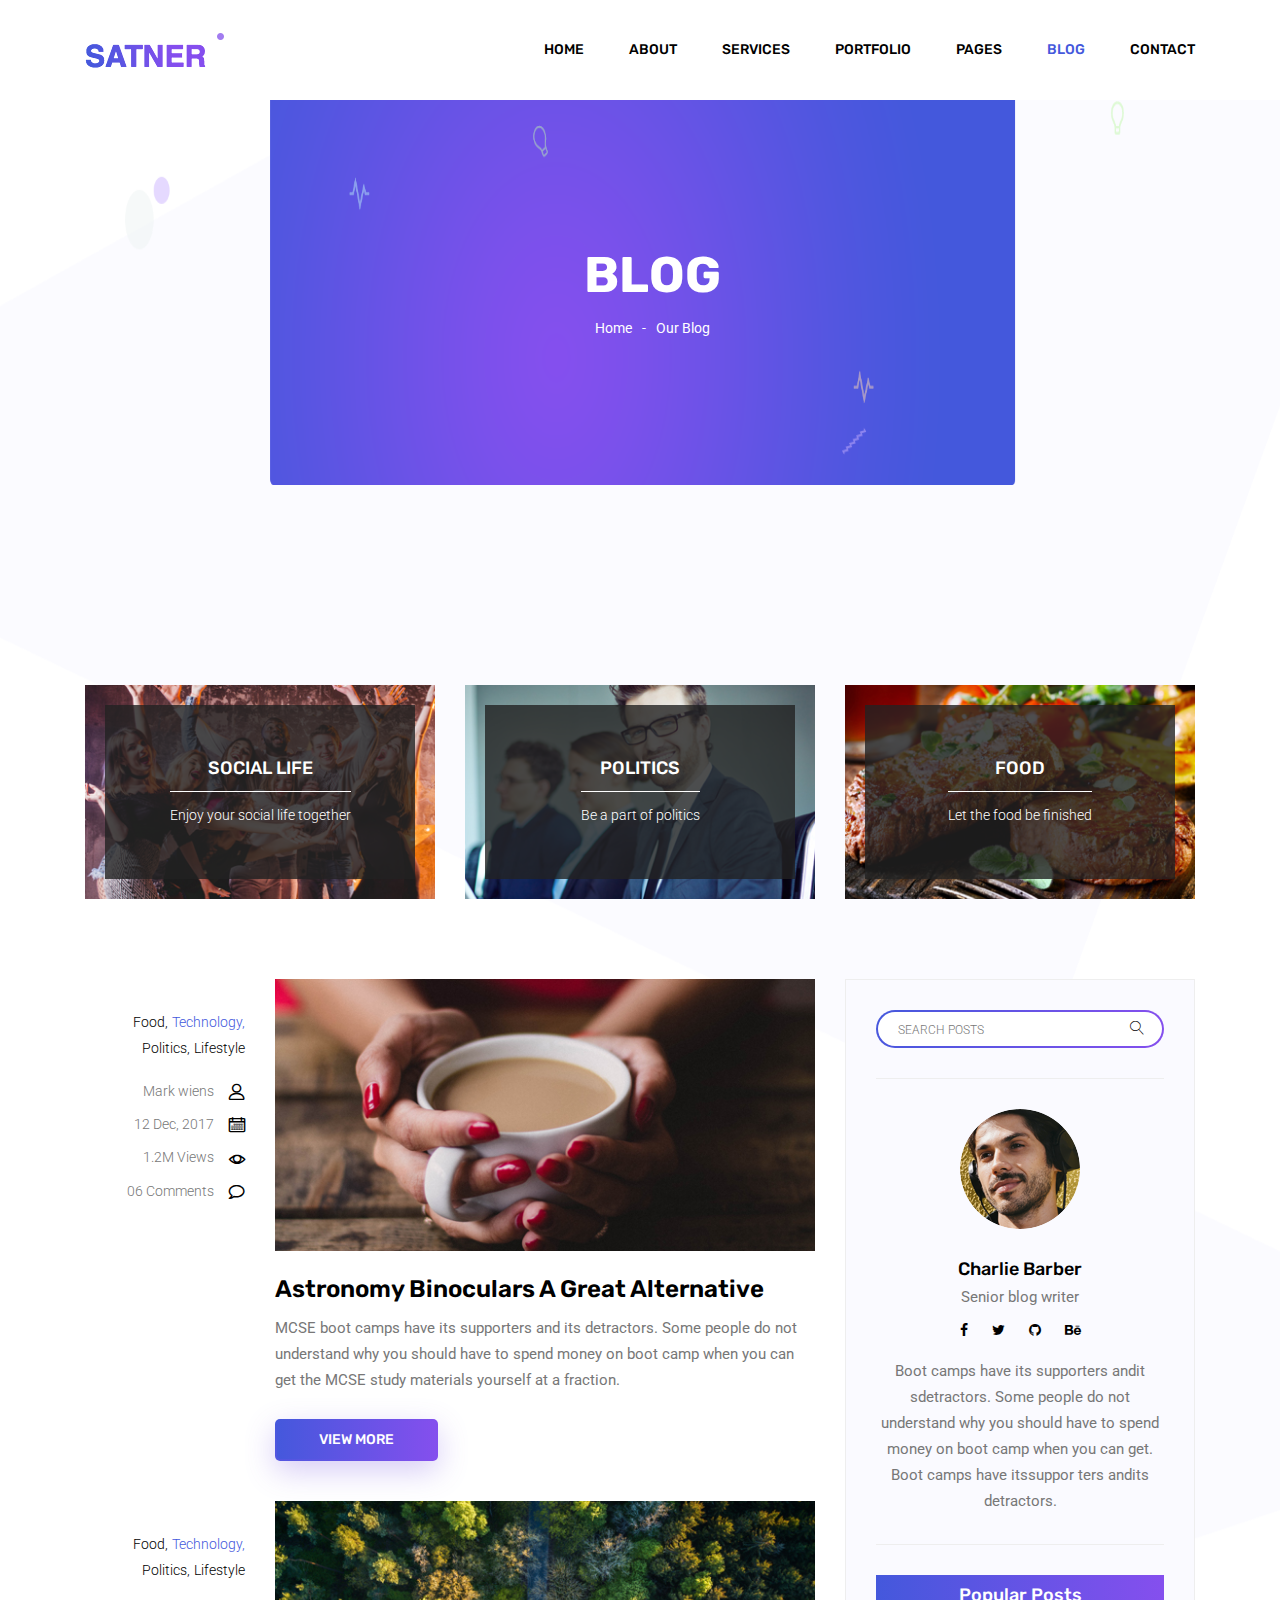
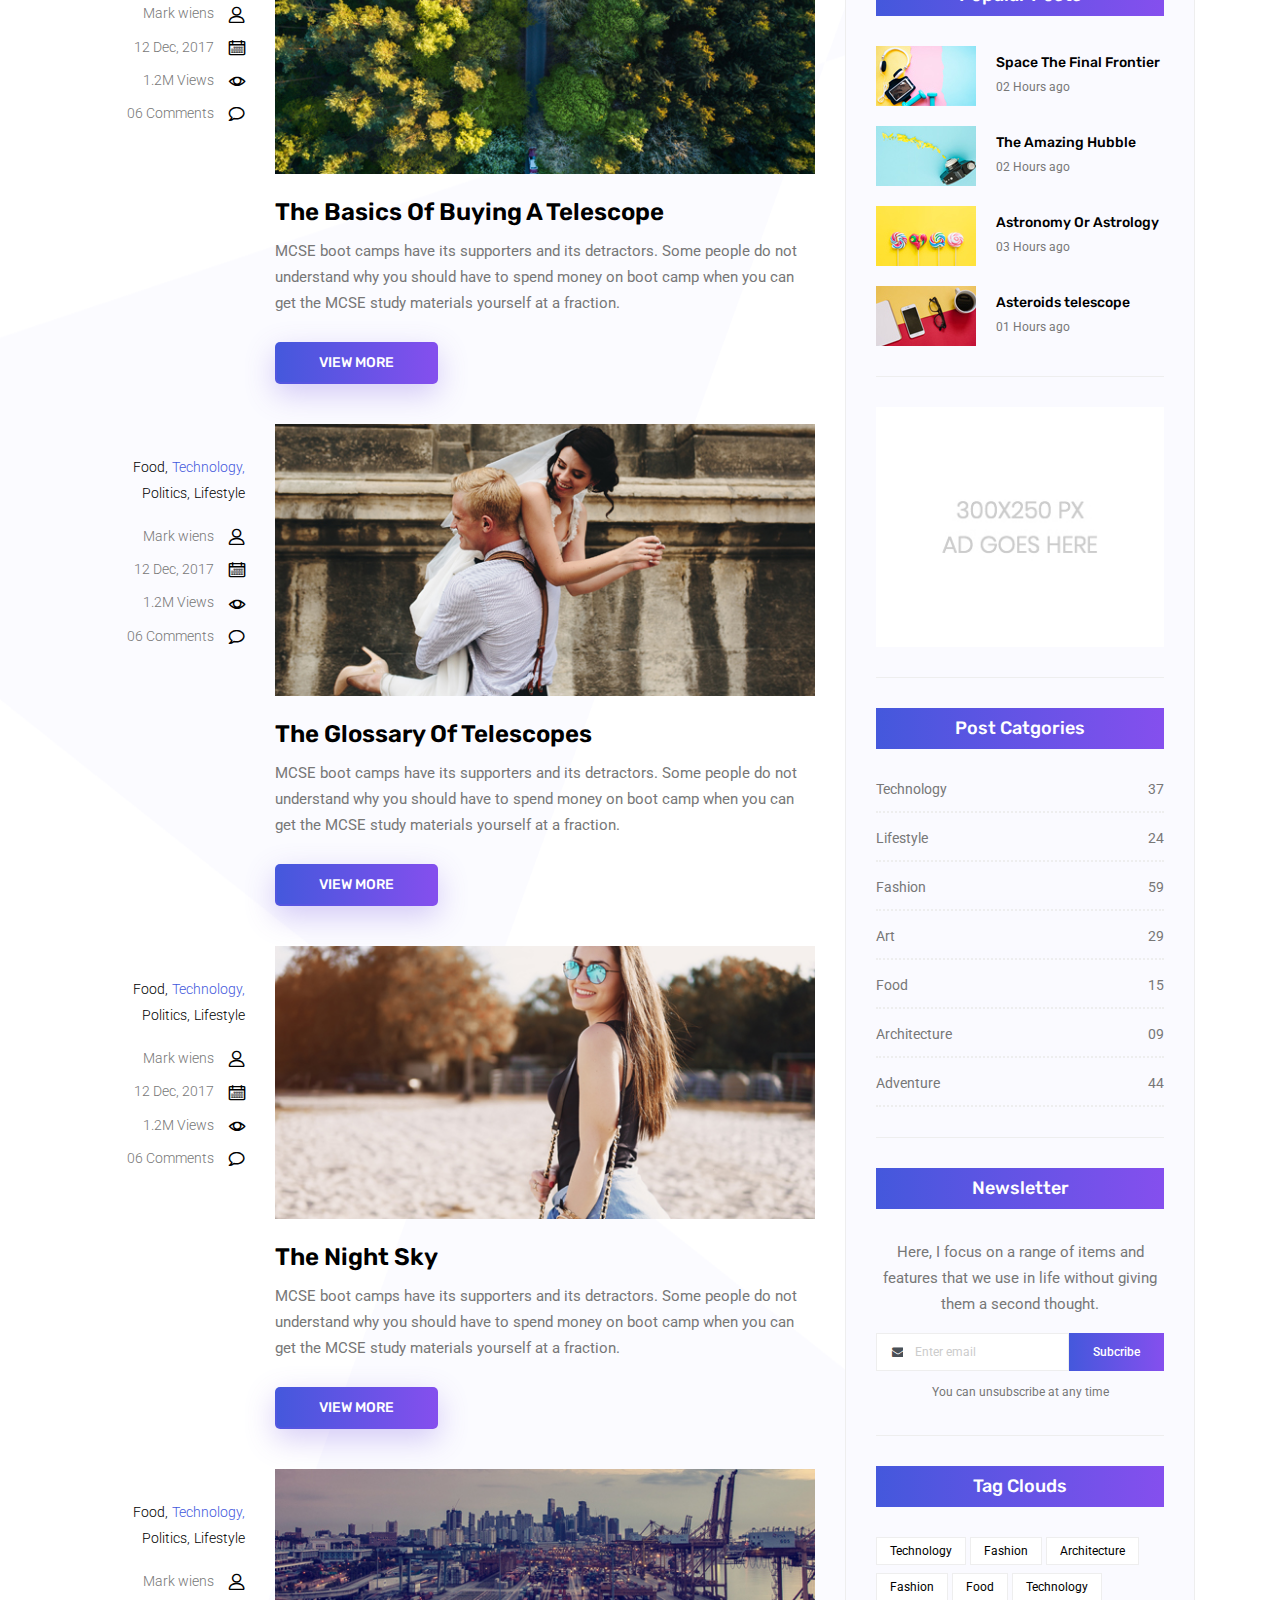
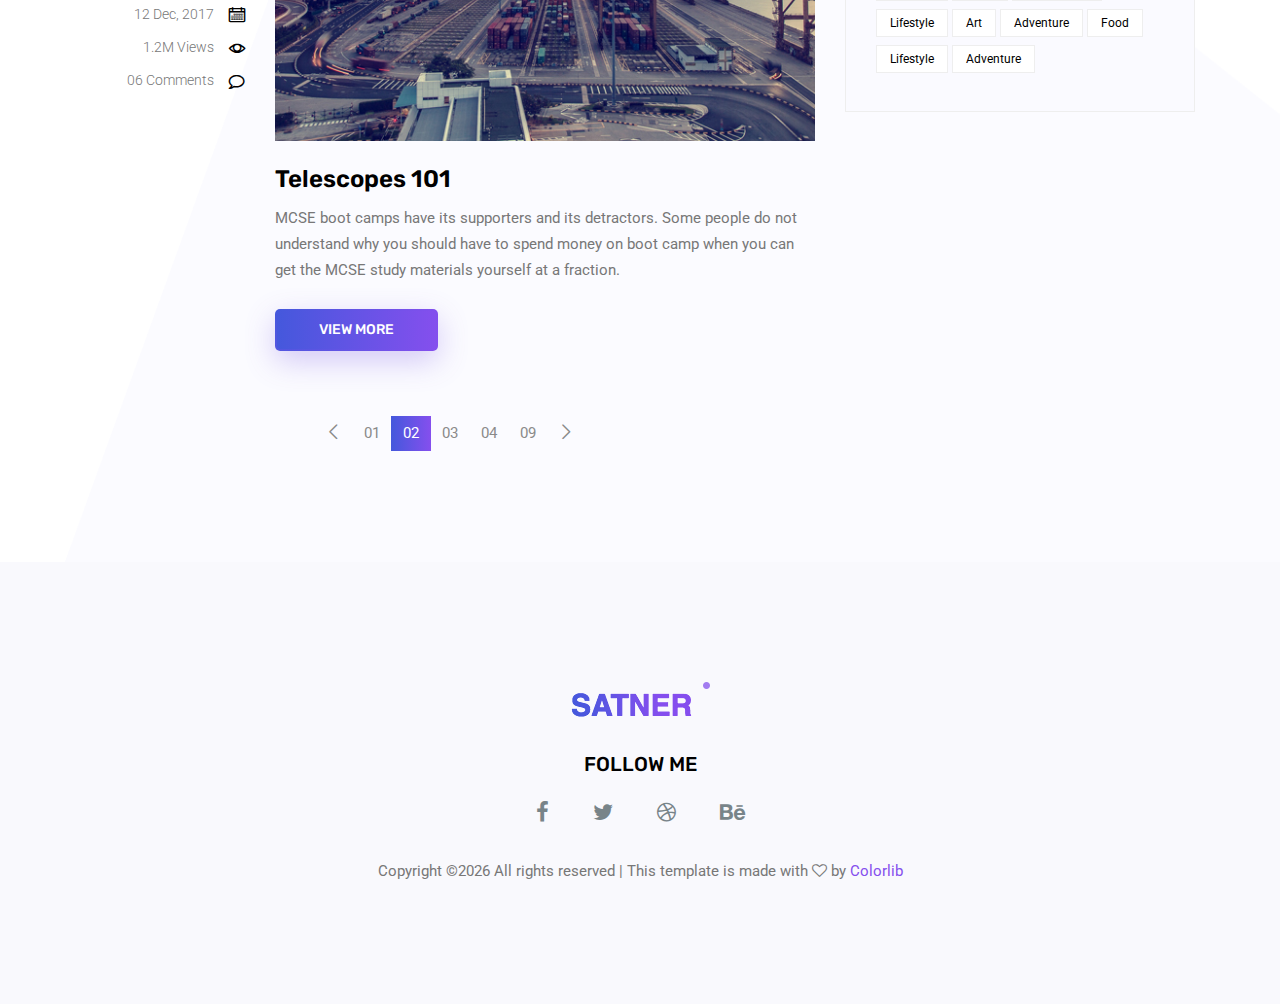
<file: blog.html>
<!doctype html>
<html lang="en">

<head>
	<!-- Required meta tags -->
	<meta charset="utf-8">
	<meta name="viewport" content="width=device-width, initial-scale=1, shrink-to-fit=no">
	<link rel="icon" href="img/favicon.png" type="image/png">
	<title>Blog</title>
	<!-- Bootstrap CSS -->
	<link rel="stylesheet" href="css/bootstrap.css">
	<link rel="stylesheet" href="vendors/linericon/style.css">
	<link rel="stylesheet" href="css/font-awesome.min.css">
	<link rel="stylesheet" href="vendors/owl-carousel/owl.carousel.min.css">
	<link rel="stylesheet" href="css/magnific-popup.css">
	<link rel="stylesheet" href="vendors/nice-select/css/nice-select.css">
	<!-- main css -->
	<link rel="stylesheet" href="css/style.css">
</head>

<body class="blog_version">

	<!--================ Start Header Area =================-->
	<header class="header_area">
		<div class="main_menu">
			<nav class="navbar navbar-expand-lg navbar-light">
				<div class="container">
					<!-- Brand and toggle get grouped for better mobile display -->
					<a class="navbar-brand logo_h" href="index.html"><img src="img/logo.png" alt=""></a>
					<button class="navbar-toggler" type="button" data-toggle="collapse" data-target="#navbarSupportedContent"
					 aria-controls="navbarSupportedContent" aria-expanded="false" aria-label="Toggle navigation">
						<span class="icon-bar"></span>
						<span class="icon-bar"></span>
						<span class="icon-bar"></span>
					</button>
					<!-- Collect the nav links, forms, and other content for toggling -->
					<div class="collapse navbar-collapse offset" id="navbarSupportedContent">
						<ul class="nav navbar-nav menu_nav justify-content-end">
							<li class="nav-item"><a class="nav-link" href="index.html">Home</a></li>
							<li class="nav-item"><a class="nav-link" href="about.html">About</a></li>
							<li class="nav-item"><a class="nav-link" href="services.html">Services</a></li>
							<li class="nav-item"><a class="nav-link" href="portfolio.html">Portfolio</a></li>
							<li class="nav-item submenu dropdown">
								<a href="#" class="nav-link dropdown-toggle" data-toggle="dropdown" role="button" aria-haspopup="true"
								 aria-expanded="false">Pages</a>
								<ul class="dropdown-menu">
                                    <li class="nav-item"><a class="nav-link" href="elements.html">Elements</a></li>
                                    <li class="nav-item"><a class="nav-link" href="portfolio-details.html">Portfolio Details</a></li>
								</ul>
							</li>
							<li class="nav-item submenu dropdown active">
								<a href="#" class="nav-link dropdown-toggle" data-toggle="dropdown" role="button" aria-haspopup="true"
								 aria-expanded="false">Blog</a>
								<ul class="dropdown-menu">
									<li class="nav-item"><a class="nav-link" href="blog.html">Blog</a></li>
									<li class="nav-item"><a class="nav-link" href="single-blog.html">Blog Details</a></li>
								</ul>
							</li>
							<li class="nav-item"><a class="nav-link" href="contact.html">Contact</a></li>
						</ul>
					</div>
				</div>
			</nav>
		</div>
	</header>
	<!--================ End Header Area =================-->

    <!--================ Start Banner Area =================-->
    <section class="banner_area">
        <div class="banner_inner d-flex align-items-center">
            <div class="container">
                <div class="banner_content text-center">
                    <h2>Blog</h2>
                    <div class="page_link">
                        <a href="index.html">Home</a>
                        <a href="blog.html">Our Blog</a>
                    </div>
                </div>
            </div>
        </div>
    </section>
    <!--================ End Banner Area =================-->
        
    <!--================Blog Categorie Area =================-->
    <section class="blog_categorie_area section_gap_top">
        <div class="container">
            <div class="row">
                <div class="col-lg-4">
                    <div class="categories_post">
                        <img src="img/blog/cat-post/cat-post-3.jpg" alt="post">
                        <div class="categories_details">
                            <div class="categories_text">
                                <a href="single-blog.html"><h5>Social Life</h5></a>
                                <div class="border_line"></div>
                                <p>Enjoy your social life together</p>
                            </div>
                        </div>
                    </div>
                </div>
                <div class="col-lg-4">
                    <div class="categories_post">
                        <img src="img/blog/cat-post/cat-post-2.jpg" alt="post">
                        <div class="categories_details">
                            <div class="categories_text">
                                <a href="single-blog.html"><h5>Politics</h5></a>
                                <div class="border_line"></div>
                                <p>Be a part of politics</p>
                            </div>
                        </div>
                    </div>
                </div>
                <div class="col-lg-4">
                    <div class="categories_post">
                        <img src="img/blog/cat-post/cat-post-1.jpg" alt="post">
                        <div class="categories_details">
                            <div class="categories_text">
                                <a href="single-blog.html"><h5>Food</h5></a>
                                <div class="border_line"></div>
                                <p>Let the food be finished</p>
                            </div>
                        </div>
                    </div>
                </div>
            </div>
        </div>
    </section>
    <!--================Blog Categorie Area =================-->
    
    <!--================Blog Area =================-->
    <section class="blog_area">
        <div class="container">
            <div class="row">
                <div class="col-lg-8">
                    <div class="blog_left_sidebar">
                        <article class="row blog_item">
                            <div class="col-md-3">
                                <div class="blog_info text-right">
                                    <div class="post_tag">
                                        <a href="#">Food,</a>
                                        <a class="active" href="#">Technology,</a>
                                        <a href="#">Politics,</a>
                                        <a href="#">Lifestyle</a>
                                    </div>
                                    <ul class="blog_meta list">
                                        <li><a href="#">Mark wiens<i class="lnr lnr-user"></i></a></li>
                                        <li><a href="#">12 Dec, 2017<i class="lnr lnr-calendar-full"></i></a></li>
                                        <li><a href="#">1.2M Views<i class="lnr lnr-eye"></i></a></li>
                                        <li><a href="#">06 Comments<i class="lnr lnr-bubble"></i></a></li>
                                    </ul>
                                </div>
                            </div>
                            <div class="col-md-9">
                                <div class="blog_post">
                                    <img src="img/blog/main-blog/m-blog-1.jpg" alt="">
                                    <div class="blog_details">
                                        <a href="single-blog.html"><h2>Astronomy Binoculars A Great Alternative</h2></a>
                                        <p>MCSE boot camps have its supporters and its detractors. Some people do not understand why you should have to spend money on boot camp when you can get the MCSE study materials yourself at a fraction.</p>
                                        <a href="single-blog.html" class="primary_btn"><span>View More</span></a>
                                    </div>
                                </div>
                            </div>
                        </article>
                        <article class="row blog_item">
                            <div class="col-md-3">
                                <div class="blog_info text-right">
                                    <div class="post_tag">
                                        <a href="#">Food,</a>
                                        <a class="active" href="#">Technology,</a>
                                        <a href="#">Politics,</a>
                                        <a href="#">Lifestyle</a>
                                    </div>
                                    <ul class="blog_meta list">
                                        <li><a href="#">Mark wiens<i class="lnr lnr-user"></i></a></li>
                                        <li><a href="#">12 Dec, 2017<i class="lnr lnr-calendar-full"></i></a></li>
                                        <li><a href="#">1.2M Views<i class="lnr lnr-eye"></i></a></li>
                                        <li><a href="#">06 Comments<i class="lnr lnr-bubble"></i></a></li>
                                    </ul>
                                </div>
                            </div>
                            <div class="col-md-9">
                                <div class="blog_post">
                                    <img src="img/blog/main-blog/m-blog-2.jpg" alt="">
                                    <div class="blog_details">
                                        <a href="single-blog.html"><h2>The Basics Of Buying A Telescope</h2></a>
                                        <p>MCSE boot camps have its supporters and its detractors. Some people do not understand why you should have to spend money on boot camp when you can get the MCSE study materials yourself at a fraction.</p>
                                        <a href="single-blog.html" class="primary_btn"><span>View More</span></a>
                                    </div>
                                </div>
                            </div>
                        </article>
                        <article class="row blog_item">
                            <div class="col-md-3">
                                <div class="blog_info text-right">
                                    <div class="post_tag">
                                        <a href="#">Food,</a>
                                        <a class="active" href="#">Technology,</a>
                                        <a href="#">Politics,</a>
                                        <a href="#">Lifestyle</a>
                                    </div>
                                    <ul class="blog_meta list">
                                        <li><a href="#">Mark wiens<i class="lnr lnr-user"></i></a></li>
                                        <li><a href="#">12 Dec, 2017<i class="lnr lnr-calendar-full"></i></a></li>
                                        <li><a href="#">1.2M Views<i class="lnr lnr-eye"></i></a></li>
                                        <li><a href="#">06 Comments<i class="lnr lnr-bubble"></i></a></li>
                                    </ul>
                                </div>
                            </div>
                            <div class="col-md-9">
                                <div class="blog_post">
                                    <img src="img/blog/main-blog/m-blog-3.jpg" alt="">
                                    <div class="blog_details">
                                        <a href="single-blog.html"><h2>The Glossary Of Telescopes</h2></a>
                                        <p>MCSE boot camps have its supporters and its detractors. Some people do not understand why you should have to spend money on boot camp when you can get the MCSE study materials yourself at a fraction.</p>
                                        <a href="single-blog.html" class="primary_btn"><span>View More</span></a>
                                    </div>
                                </div>
                            </div>
                        </article>
                        <article class="row blog_item">
                            <div class="col-md-3">
                                <div class="blog_info text-right">
                                    <div class="post_tag">
                                        <a href="#">Food,</a>
                                        <a class="active" href="#">Technology,</a>
                                        <a href="#">Politics,</a>
                                        <a href="#">Lifestyle</a>
                                    </div>
                                    <ul class="blog_meta list">
                                        <li><a href="#">Mark wiens<i class="lnr lnr-user"></i></a></li>
                                        <li><a href="#">12 Dec, 2017<i class="lnr lnr-calendar-full"></i></a></li>
                                        <li><a href="#">1.2M Views<i class="lnr lnr-eye"></i></a></li>
                                        <li><a href="#">06 Comments<i class="lnr lnr-bubble"></i></a></li>
                                    </ul>
                                </div>
                            </div>
                            <div class="col-md-9">
                                <div class="blog_post">
                                    <img src="img/blog/main-blog/m-blog-4.jpg" alt="">
                                    <div class="blog_details">
                                        <a href="single-blog.html"><h2>The Night Sky</h2></a>
                                        <p>MCSE boot camps have its supporters and its detractors. Some people do not understand why you should have to spend money on boot camp when you can get the MCSE study materials yourself at a fraction.</p>
                                        <a href="single-blog.html" class="primary_btn"><span>View More</span></a>
                                    </div>
                                </div>
                            </div>
                        </article>
                        <article class="row blog_item">
                            <div class="col-md-3">
                                <div class="blog_info text-right">
                                    <div class="post_tag">
                                        <a href="#">Food,</a>
                                        <a class="active" href="#">Technology,</a>
                                        <a href="#">Politics,</a>
                                        <a href="#">Lifestyle</a>
                                    </div>
                                    <ul class="blog_meta list">
                                        <li><a href="#">Mark wiens<i class="lnr lnr-user"></i></a></li>
                                        <li><a href="#">12 Dec, 2017<i class="lnr lnr-calendar-full"></i></a></li>
                                        <li><a href="#">1.2M Views<i class="lnr lnr-eye"></i></a></li>
                                        <li><a href="#">06 Comments<i class="lnr lnr-bubble"></i></a></li>
                                    </ul>
                                </div>
                            </div>
                            <div class="col-md-9">
                                <div class="blog_post">
                                    <img src="img/blog/main-blog/m-blog-5.jpg" alt="">
                                    <div class="blog_details">
                                        <a href="single-blog.html"><h2>Telescopes 101</h2></a>
                                        <p>MCSE boot camps have its supporters and its detractors. Some people do not understand why you should have to spend money on boot camp when you can get the MCSE study materials yourself at a fraction.</p>
                                        <a href="single-blog.html" class="primary_btn"><span>View More</span></a>
                                    </div>
                                </div>
                            </div>
                        </article>
                        <nav class="blog-pagination justify-content-center d-flex">
                            <ul class="pagination">
                                <li class="page-item">
                                    <a href="#" class="page-link" aria-label="Previous">
                                        <span aria-hidden="true">
                                            <span class="lnr lnr-chevron-left"></span>
                                        </span>
                                    </a>
                                </li>
                                <li class="page-item"><a href="#" class="page-link">01</a></li>
                                <li class="page-item active"><a href="#" class="page-link">02</a></li>
                                <li class="page-item"><a href="#" class="page-link">03</a></li>
                                <li class="page-item"><a href="#" class="page-link">04</a></li>
                                <li class="page-item"><a href="#" class="page-link">09</a></li>
                                <li class="page-item">
                                    <a href="#" class="page-link" aria-label="Next">
                                        <span aria-hidden="true">
                                            <span class="lnr lnr-chevron-right"></span>
                                        </span>
                                    </a>
                                </li>
                            </ul>
                        </nav>
                    </div>
                </div>
                <div class="col-lg-4">
                    <div class="blog_right_sidebar">
                        <aside class="single_sidebar_widget search_widget">
                            <div class="input-group">
                                <input type="text" class="form-control" placeholder="Search Posts">
                                <span class="input-group-btn">
                                    <button class="btn btn-default" type="button"><i class="lnr lnr-magnifier"></i></button>
                                </span>
                            </div><!-- /input-group -->
                            <div class="br"></div>
                        </aside>
                        <aside class="single_sidebar_widget author_widget">
                            <img class="author_img rounded-circle" src="img/blog/author.png" alt="">
                            <h4>Charlie Barber</h4>
                            <p>Senior blog writer</p>
                            <div class="social_icon">
                                <a href="#"><i class="fa fa-facebook"></i></a>
                                <a href="#"><i class="fa fa-twitter"></i></a>
                                <a href="#"><i class="fa fa-github"></i></a>
                                <a href="#"><i class="fa fa-behance"></i></a>
                            </div>
                            <p>Boot camps have its supporters andit sdetractors. Some people do not understand why you should have to spend money on boot camp when you can get. Boot camps have itssuppor ters andits detractors.</p>
                            <div class="br"></div>
                        </aside>
                        <aside class="single_sidebar_widget popular_post_widget">
                            <h3 class="widget_title">Popular Posts</h3>
                            <div class="media post_item">
                                <img src="img/blog/popular-post/post1.jpg" alt="post">
                                <div class="media-body">
                                    <a href="single-blog.html"><h3>Space The Final Frontier</h3></a>
                                    <p>02 Hours ago</p>
                                </div>
                            </div>
                            <div class="media post_item">
                                <img src="img/blog/popular-post/post2.jpg" alt="post">
                                <div class="media-body">
                                    <a href="single-blog.html"><h3>The Amazing Hubble</h3></a>
                                    <p>02 Hours ago</p>
                                </div>
                            </div>
                            <div class="media post_item">
                                <img src="img/blog/popular-post/post3.jpg" alt="post">
                                <div class="media-body">
                                    <a href="single-blog.html"><h3>Astronomy Or Astrology</h3></a>
                                    <p>03 Hours ago</p>
                                </div>
                            </div>
                            <div class="media post_item">
                                <img src="img/blog/popular-post/post4.jpg" alt="post">
                                <div class="media-body">
                                    <a href="single-blog.html"><h3>Asteroids telescope</h3></a>
                                    <p>01 Hours ago</p>
                                </div>
                            </div>
                            <div class="br"></div>
                        </aside>
                        <aside class="single_sidebar_widget ads_widget">
                            <a href="#"><img class="img-fluid" src="img/blog/add.jpg" alt=""></a>
                            <div class="br"></div>
                        </aside>
                        <aside class="single_sidebar_widget post_category_widget">
                            <h4 class="widget_title">Post Catgories</h4>
                            <ul class="list cat-list">
                                <li>
                                    <a href="#" class="d-flex justify-content-between">
                                        <p>Technology</p>
                                        <p>37</p>
                                    </a>
                                </li>
                                <li>
                                    <a href="#" class="d-flex justify-content-between">
                                        <p>Lifestyle</p>
                                        <p>24</p>
                                    </a>
                                </li>
                                <li>
                                    <a href="#" class="d-flex justify-content-between">
                                        <p>Fashion</p>
                                        <p>59</p>
                                    </a>
                                </li>
                                <li>
                                    <a href="#" class="d-flex justify-content-between">
                                        <p>Art</p>
                                        <p>29</p>
                                    </a>
                                </li>
                                <li>
                                    <a href="#" class="d-flex justify-content-between">
                                        <p>Food</p>
                                        <p>15</p>
                                    </a>
                                </li>
                                <li>
                                    <a href="#" class="d-flex justify-content-between">
                                        <p>Architecture</p>
                                        <p>09</p>
                                    </a>
                                </li>
                                <li>
                                    <a href="#" class="d-flex justify-content-between">
                                        <p>Adventure</p>
                                        <p>44</p>
                                    </a>
                                </li>															
                            </ul>
                            <div class="br"></div>
                        </aside>
                        <aside class="single-sidebar-widget newsletter_widget">
                            <h4 class="widget_title">Newsletter</h4>
                            <p>
                            Here, I focus on a range of items and features that we use in life without
                            giving them a second thought.
                            </p>
                            <div class="form-group d-flex flex-row">
                                <div class="input-group">
                                    <div class="input-group-prepend">
                                        <div class="input-group-text"><i class="fa fa-envelope" aria-hidden="true"></i></div>
                                    </div>
                                    <input type="text" class="form-control" id="inlineFormInputGroup" placeholder="Enter email" onfocus="this.placeholder = ''" onblur="this.placeholder = 'Enter email'">
                                </div>
                                <a href="#" class="bbtns">Subcribe</a>
                            </div>	
                            <p class="text-bottom">You can unsubscribe at any time</p>	
                            <div class="br"></div>							
                        </aside>
                        <aside class="single-sidebar-widget tag_cloud_widget">
                            <h4 class="widget_title">Tag Clouds</h4>
                            <ul class="list">
                                <li><a href="#">Technology</a></li>
                                <li><a href="#">Fashion</a></li>
                                <li><a href="#">Architecture</a></li>
                                <li><a href="#">Fashion</a></li>
                                <li><a href="#">Food</a></li>
                                <li><a href="#">Technology</a></li>
                                <li><a href="#">Lifestyle</a></li>
                                <li><a href="#">Art</a></li>
                                <li><a href="#">Adventure</a></li>
                                <li><a href="#">Food</a></li>
                                <li><a href="#">Lifestyle</a></li>
                                <li><a href="#">Adventure</a></li>
                            </ul>
                        </aside>
                    </div>
                </div>
            </div>
        </div>
    </section>
    <!--================Blog Area =================-->
    
    <!--================Footer Area =================-->
	<footer class="footer_area">
        <div class="container">
            <div class="row justify-content-center">
                <div class="col-lg-12">
                    <div class="footer_top flex-column">
                        <div class="footer_logo">
                            <a href="#">
                                <img src="img/logo.png" alt="">
                            </a>
                            <h4>Follow Me</h4>
                        </div>
                        <div class="footer_social">
                            <a href="#"><i class="fa fa-facebook"></i></a>
                            <a href="#"><i class="fa fa-twitter"></i></a>
                            <a href="#"><i class="fa fa-dribbble"></i></a>
                            <a href="#"><i class="fa fa-behance"></i></a>
                        </div>
                    </div>
                </div>
            </div>
            <div class="row footer_bottom justify-content-center">
                <p class="col-lg-8 col-sm-12 footer-text">
                    <!-- Link back to Colorlib can't be removed. Template is licensed under CC BY 3.0. -->
Copyright &copy;<script>document.write(new Date().getFullYear());</script> All rights reserved | This template is made with <i class="fa fa-heart-o" aria-hidden="true"></i> by <a href="https://colorlib.com" target="_blank">Colorlib</a>
<!-- Link back to Colorlib can't be removed. Template is licensed under CC BY 3.0. --></p>
            </div>
        </div>
    </footer>
    <!--================End Footer Area =================-->
   
    <!-- Optional JavaScript -->
    <!-- jQuery first, then Popper.js, then Bootstrap JS -->
    <script src="js/jquery-3.2.1.min.js"></script>
    <script src="js/popper.js"></script>
    <script src="js/bootstrap.min.js"></script>
    <script src="js/stellar.js"></script>
    <script src="vendors/lightbox/simpleLightbox.min.js"></script>
    <script src="vendors/nice-select/js/jquery.nice-select.min.js"></script>
    <script src="vendors/isotope/imagesloaded.pkgd.min.js"></script>
    <script src="vendors/isotope/isotope-min.js"></script>
    <script src="vendors/owl-carousel/owl.carousel.min.js"></script>
    <script src="js/jquery.ajaxchimp.min.js"></script>
    <script src="js/mail-script.js"></script>
    <script src="js/theme.js"></script>
</body>
</html>
</file>
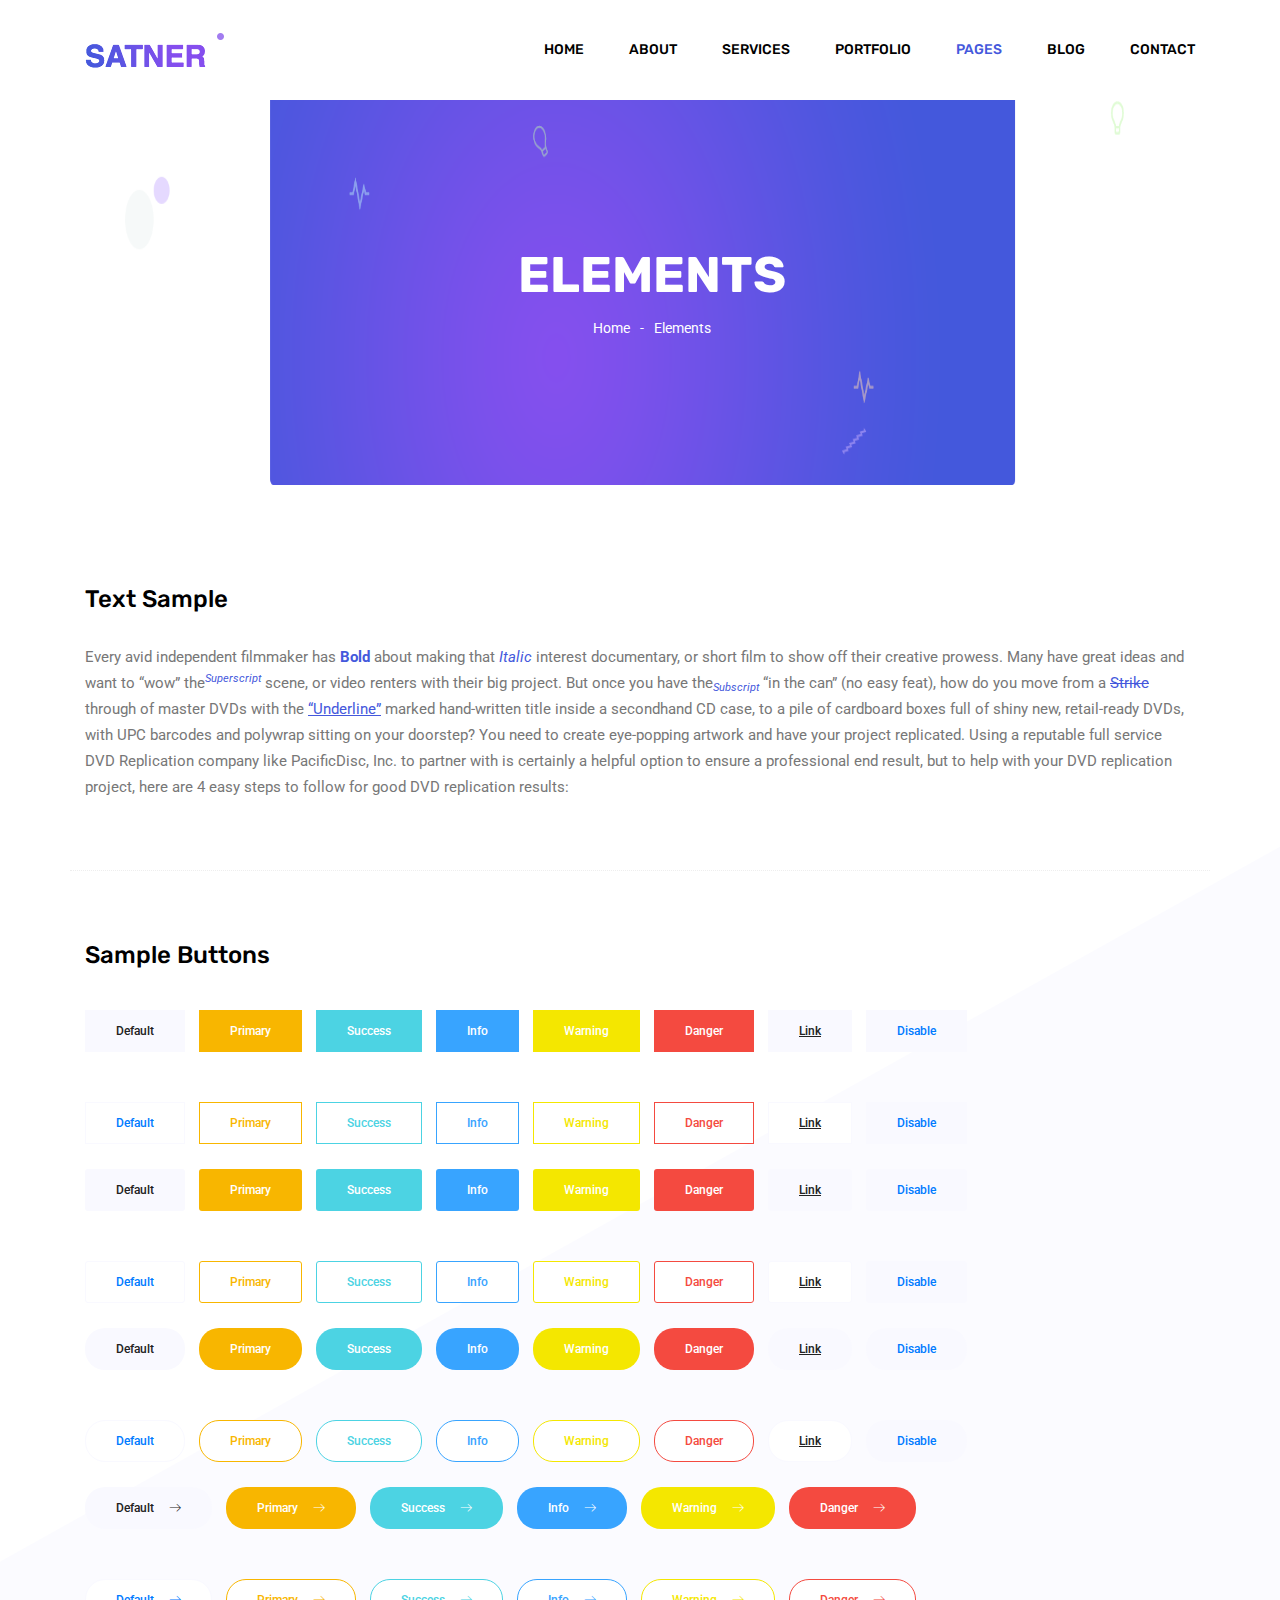
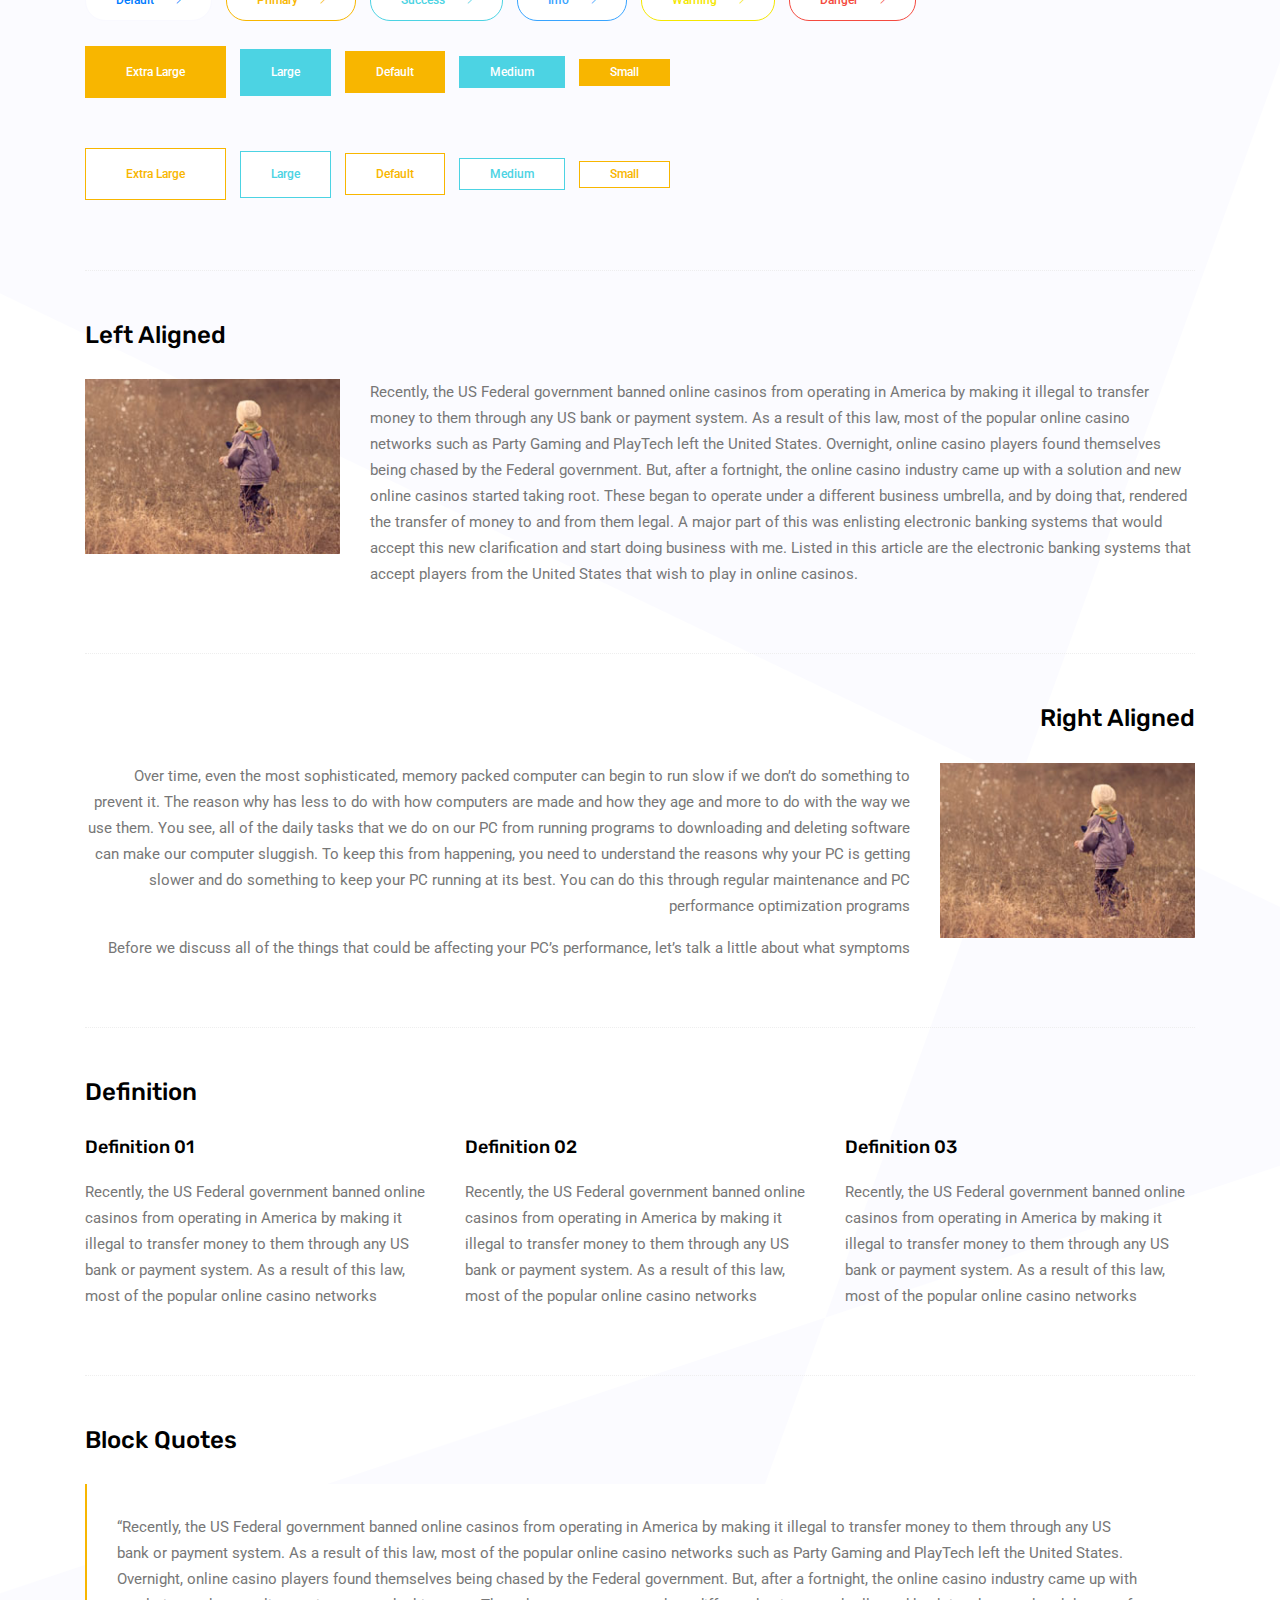
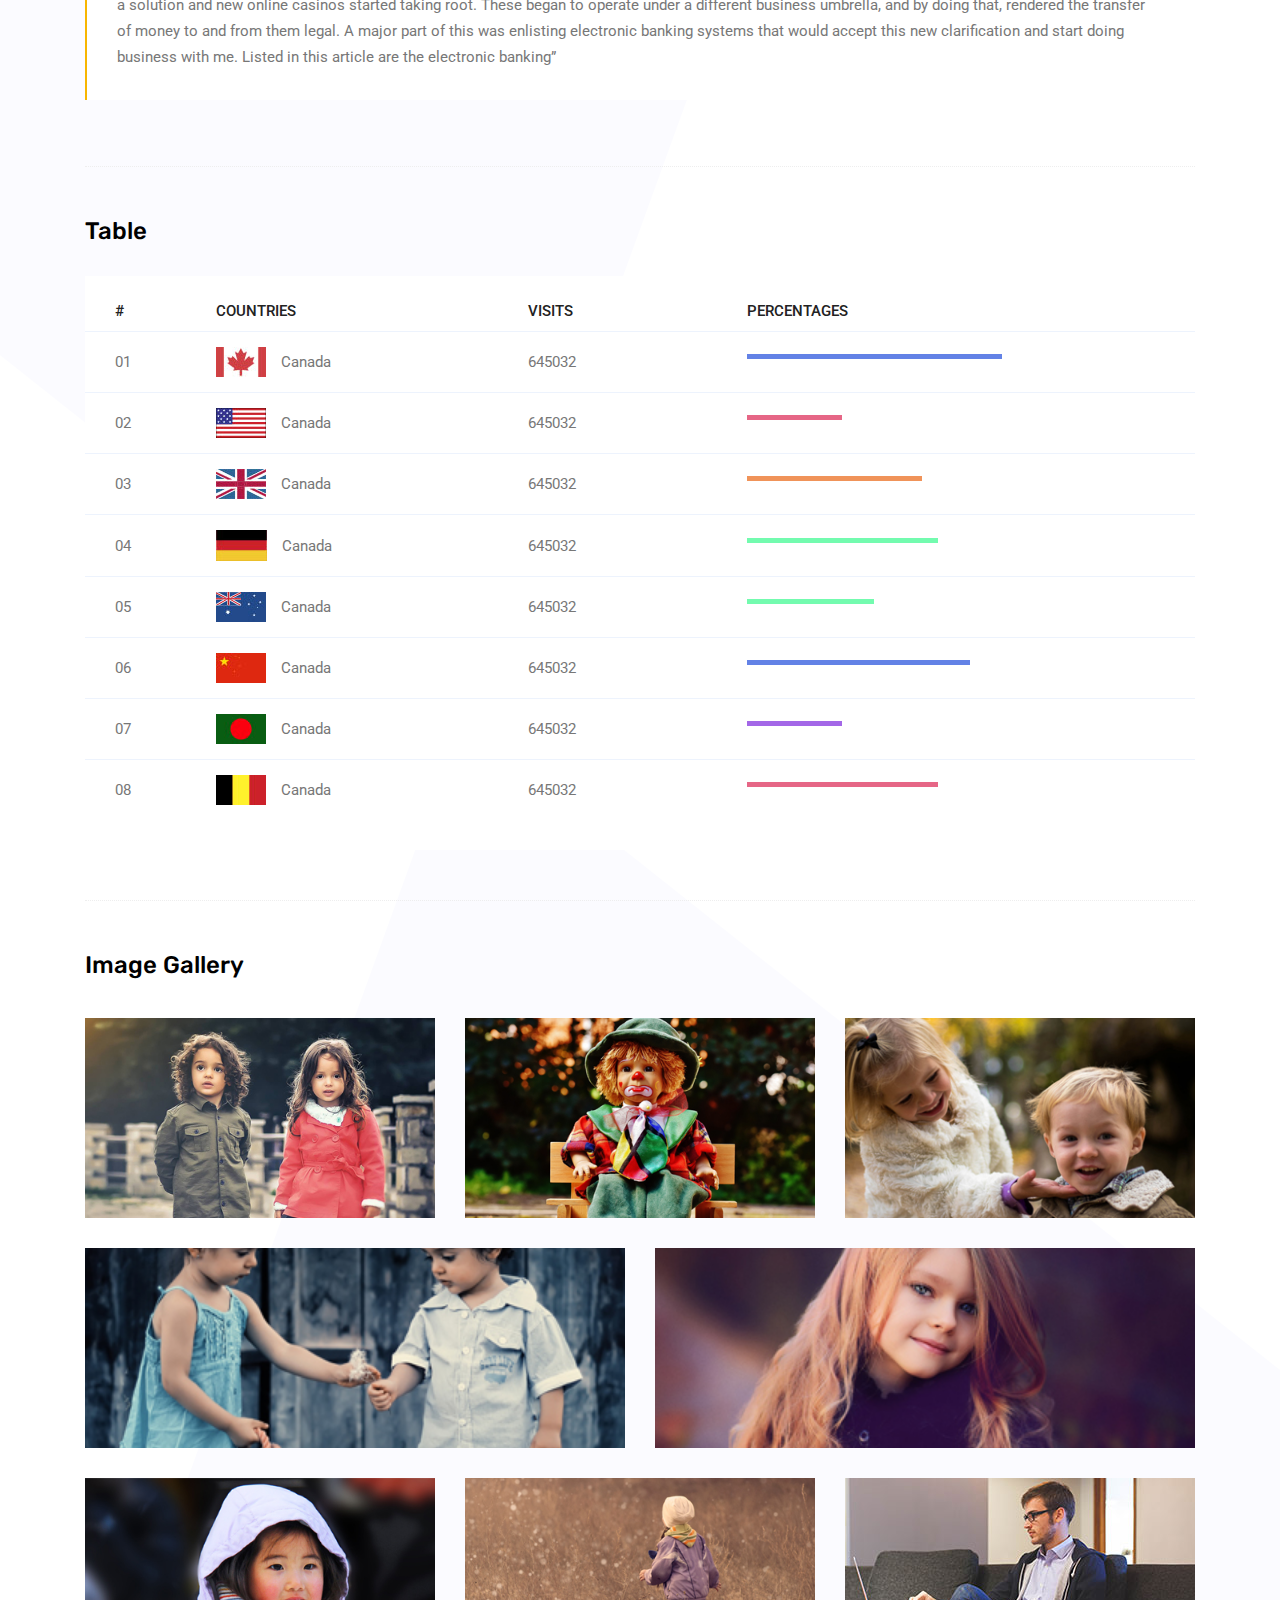
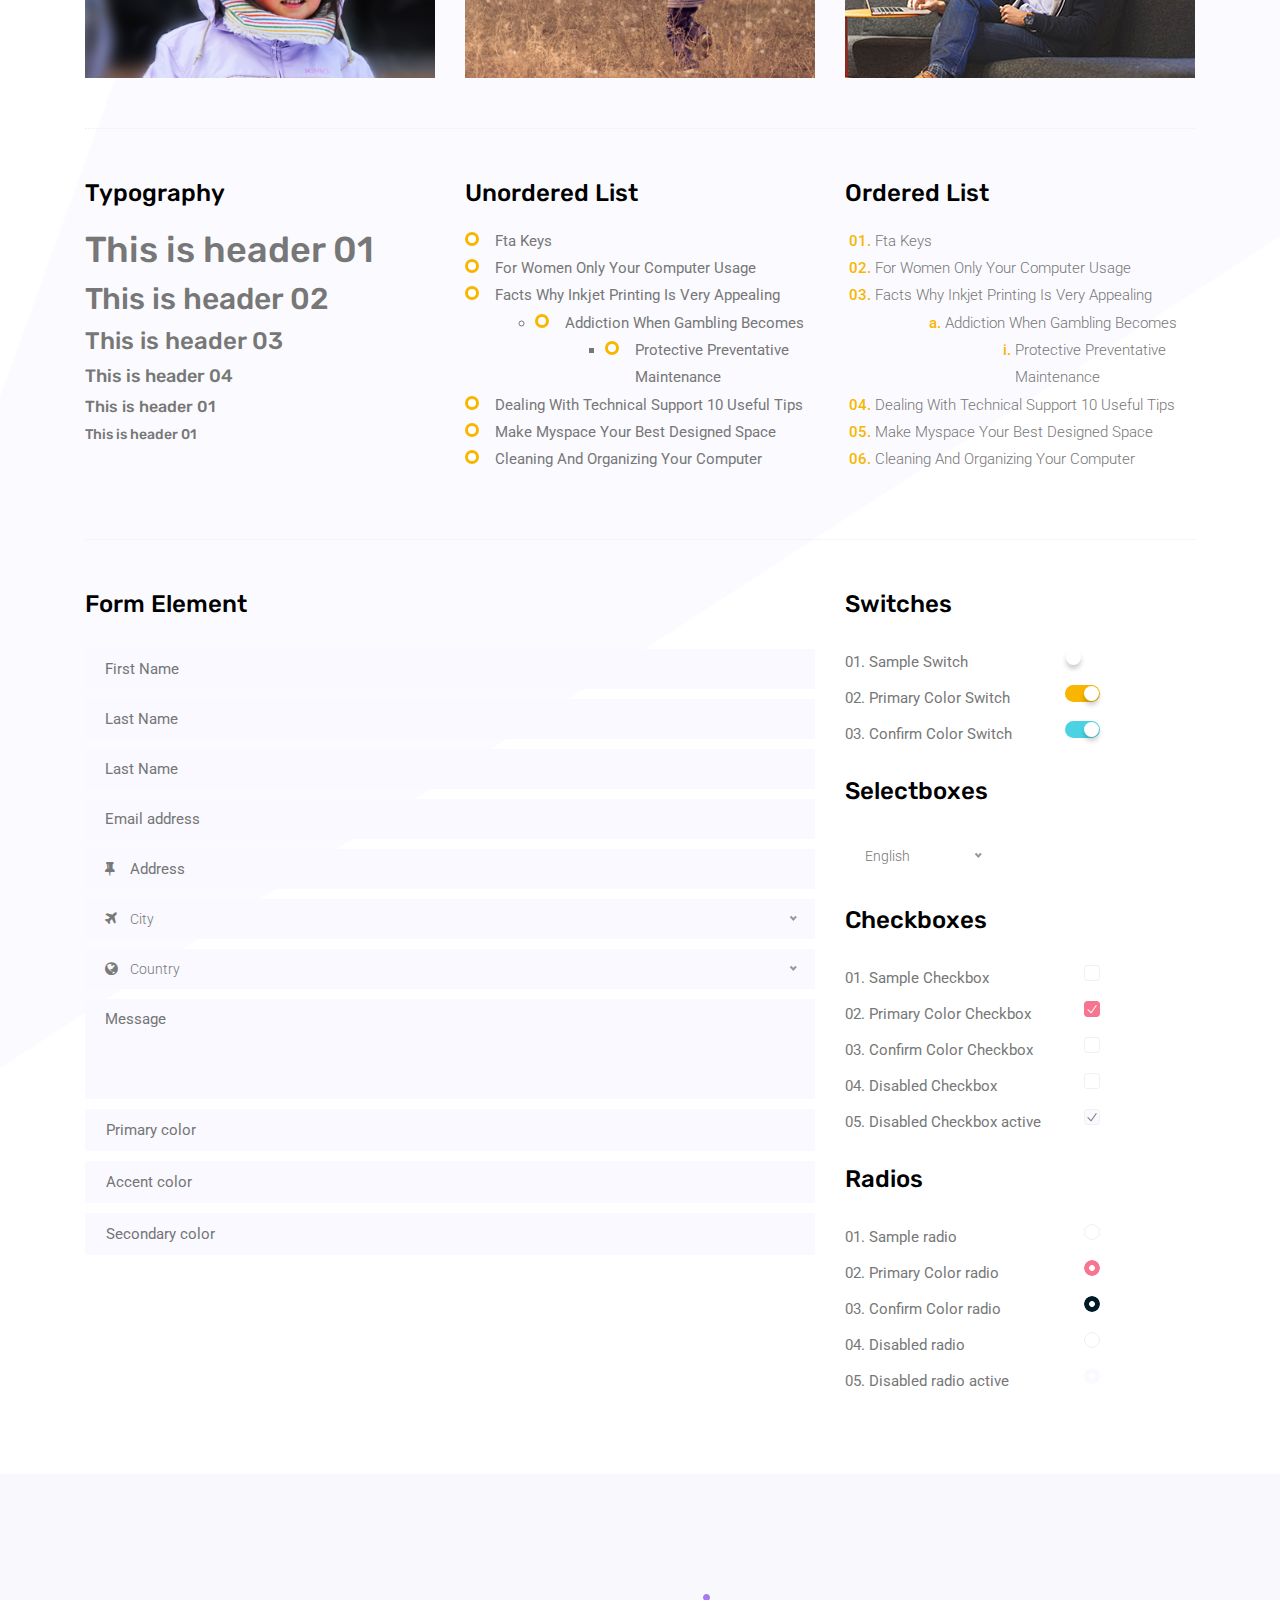
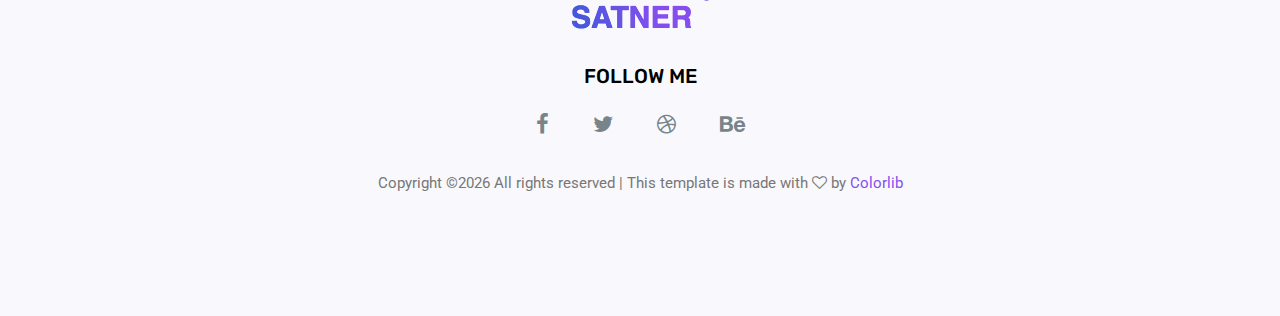
<file: elements.html>
<!doctype html>
<html lang="en">

<head>
	<!-- Required meta tags -->
	<meta charset="utf-8">
	<meta name="viewport" content="width=device-width, initial-scale=1, shrink-to-fit=no">
	<link rel="icon" href="img/favicon.png" type="image/png">
	<title>Elements</title>
	<!-- Bootstrap CSS -->
	<link rel="stylesheet" href="css/bootstrap.css">
	<link rel="stylesheet" href="vendors/linericon/style.css">
	<link rel="stylesheet" href="css/font-awesome.min.css">
	<link rel="stylesheet" href="vendors/owl-carousel/owl.carousel.min.css">
	<link rel="stylesheet" href="css/magnific-popup.css">
	<link rel="stylesheet" href="vendors/nice-select/css/nice-select.css">
	<!-- main css -->
	<link rel="stylesheet" href="css/style.css">
</head>

<body class="blog_version">

	<!--================ Start Header Area =================-->
	<header class="header_area">
		<div class="main_menu">
			<nav class="navbar navbar-expand-lg navbar-light">
				<div class="container">
					<!-- Brand and toggle get grouped for better mobile display -->
					<a class="navbar-brand logo_h" href="index.html"><img src="img/logo.png" alt=""></a>
					<button class="navbar-toggler" type="button" data-toggle="collapse" data-target="#navbarSupportedContent"
					 aria-controls="navbarSupportedContent" aria-expanded="false" aria-label="Toggle navigation">
						<span class="icon-bar"></span>
						<span class="icon-bar"></span>
						<span class="icon-bar"></span>
					</button>
					<!-- Collect the nav links, forms, and other content for toggling -->
					<div class="collapse navbar-collapse offset" id="navbarSupportedContent">
						<ul class="nav navbar-nav menu_nav justify-content-end">
							<li class="nav-item"><a class="nav-link" href="index.html">Home</a></li>
							<li class="nav-item"><a class="nav-link" href="about.html">About</a></li>
							<li class="nav-item"><a class="nav-link" href="services.html">Services</a></li>
							<li class="nav-item"><a class="nav-link" href="portfolio.html">Portfolio</a></li>
							<li class="nav-item submenu dropdown active">
								<a href="#" class="nav-link dropdown-toggle" data-toggle="dropdown" role="button" aria-haspopup="true"
								 aria-expanded="false">Pages</a>
								<ul class="dropdown-menu">
                                    <li class="nav-item"><a class="nav-link" href="elements.html">Elements</a></li>
                                    <li class="nav-item"><a class="nav-link" href="portfolio-details.html">Portfolio Details</a></li>
								</ul>
							</li>
							<li class="nav-item submenu dropdown">
								<a href="#" class="nav-link dropdown-toggle" data-toggle="dropdown" role="button" aria-haspopup="true"
								 aria-expanded="false">Blog</a>
								<ul class="dropdown-menu">
									<li class="nav-item"><a class="nav-link" href="blog.html">Blog</a></li>
									<li class="nav-item"><a class="nav-link" href="single-blog.html">Blog Details</a></li>
								</ul>
							</li>
							<li class="nav-item"><a class="nav-link" href="contact.html">Contact</a></li>
						</ul>
					</div>
				</div>
			</nav>
		</div>
	</header>
	<!--================ End Header Area =================-->

    <!--================ Start Banner Area =================-->
    <section class="banner_area">
        <div class="banner_inner d-flex align-items-center">
            <div class="container">
                <div class="banner_content text-center">
                    <h2>Elements</h2>
                    <div class="page_link">
                        <a href="index.html">Home</a>
                        <a href="elements.html">Elements</a>
                    </div>
                </div>
            </div>
        </div>
    </section>
    <!--================ End Banner Area =================-->
        
	<!-- Start Sample Area -->
	<section class="sample-text-area">
		<div class="container">
			<h3 class="text-heading title_color">Text Sample</h3>
			<p class="sample-text">
				Every avid independent filmmaker has <b>Bold</b> about making that <i>Italic</i> interest documentary, or short film to show off their creative prowess. Many have great ideas and want to “wow” the<sup>Superscript</sup> scene, or video renters with their big project.  But once you have the<sub>Subscript</sub> “in the can” (no easy feat), how do you move from a <del>Strike</del> through of master DVDs with the <u>“Underline”</u> marked hand-written title inside a secondhand CD case, to a pile of cardboard boxes full of shiny new, retail-ready DVDs, with UPC barcodes and polywrap sitting on your doorstep?  You need to create eye-popping artwork and have your project replicated. Using a reputable full service DVD Replication company like PacificDisc, Inc. to partner with is certainly a helpful option to ensure a professional end result, but to help with your DVD replication project, here are 4 easy steps to follow for good DVD replication results: 

			</p>
		</div>
	</section>
	<!-- End Sample Area -->

	<!-- Start Button -->
	<section class="button-area">
		<div class="container border-top-generic">
			<h3 class="text-heading title_color">Sample Buttons</h3>
			<div class="button-group-area">
				<a href="#" class="genric-btn default">Default</a>
				<a href="#" class="genric-btn primary">Primary</a>
				<a href="#" class="genric-btn success">Success</a>
				<a href="#" class="genric-btn info">Info</a>
				<a href="#" class="genric-btn warning">Warning</a>
				<a href="#" class="genric-btn danger">Danger</a>
				<a href="#" class="genric-btn link">Link</a>
				<a href="#" class="genric-btn disable">Disable</a>
			</div>
			<div class="button-group-area mt-10">
				<a href="#" class="genric-btn default-border">Default</a>
				<a href="#" class="genric-btn primary-border">Primary</a>
				<a href="#" class="genric-btn success-border">Success</a>
				<a href="#" class="genric-btn info-border">Info</a>
				<a href="#" class="genric-btn warning-border">Warning</a>
				<a href="#" class="genric-btn danger-border">Danger</a>
				<a href="#" class="genric-btn link-border">Link</a>
				<a href="#" class="genric-btn disable">Disable</a>
			</div>
			<div class="button-group-area mt-40">
				<a href="#" class="genric-btn default radius">Default</a>
				<a href="#" class="genric-btn primary radius">Primary</a>
				<a href="#" class="genric-btn success radius">Success</a>
				<a href="#" class="genric-btn info radius">Info</a>
				<a href="#" class="genric-btn warning radius">Warning</a>
				<a href="#" class="genric-btn danger radius">Danger</a>
				<a href="#" class="genric-btn link radius">Link</a>
				<a href="#" class="genric-btn disable radius">Disable</a>
			</div>
			<div class="button-group-area mt-10">
				<a href="#" class="genric-btn default-border radius">Default</a>
				<a href="#" class="genric-btn primary-border radius">Primary</a>
				<a href="#" class="genric-btn success-border radius">Success</a>
				<a href="#" class="genric-btn info-border radius">Info</a>
				<a href="#" class="genric-btn warning-border radius">Warning</a>
				<a href="#" class="genric-btn danger-border radius">Danger</a>
				<a href="#" class="genric-btn link-border radius">Link</a>
				<a href="#" class="genric-btn disable radius">Disable</a>
			</div>
			<div class="button-group-area mt-40">
				<a href="#" class="genric-btn default circle">Default</a>
				<a href="#" class="genric-btn primary circle">Primary</a>
				<a href="#" class="genric-btn success circle">Success</a>
				<a href="#" class="genric-btn info circle">Info</a>
				<a href="#" class="genric-btn warning circle">Warning</a>
				<a href="#" class="genric-btn danger circle">Danger</a>
				<a href="#" class="genric-btn link circle">Link</a>
				<a href="#" class="genric-btn disable circle">Disable</a>
			</div>
			<div class="button-group-area mt-10">
				<a href="#" class="genric-btn default-border circle">Default</a>
				<a href="#" class="genric-btn primary-border circle">Primary</a>
				<a href="#" class="genric-btn success-border circle">Success</a>
				<a href="#" class="genric-btn info-border circle">Info</a>
				<a href="#" class="genric-btn warning-border circle">Warning</a>
				<a href="#" class="genric-btn danger-border circle">Danger</a>
				<a href="#" class="genric-btn link-border circle">Link</a>
				<a href="#" class="genric-btn disable circle">Disable</a>
			</div>
			<div class="button-group-area mt-40">
				<a href="#" class="genric-btn default circle arrow">Default<span class="lnr lnr-arrow-right"></span></a>
				<a href="#" class="genric-btn primary circle arrow">Primary<span class="lnr lnr-arrow-right"></span></a>
				<a href="#" class="genric-btn success circle arrow">Success<span class="lnr lnr-arrow-right"></span></a>
				<a href="#" class="genric-btn info circle arrow">Info<span class="lnr lnr-arrow-right"></span></a>
				<a href="#" class="genric-btn warning circle arrow">Warning<span class="lnr lnr-arrow-right"></span></a>
				<a href="#" class="genric-btn danger circle arrow">Danger<span class="lnr lnr-arrow-right"></span></a>
			</div>
			<div class="button-group-area mt-10">
				<a href="#" class="genric-btn default-border circle arrow">Default<span class="lnr lnr-arrow-right"></span></a>
				<a href="#" class="genric-btn primary-border circle arrow">Primary<span class="lnr lnr-arrow-right"></span></a>
				<a href="#" class="genric-btn success-border circle arrow">Success<span class="lnr lnr-arrow-right"></span></a>
				<a href="#" class="genric-btn info-border circle arrow">Info<span class="lnr lnr-arrow-right"></span></a>
				<a href="#" class="genric-btn warning-border circle arrow">Warning<span class="lnr lnr-arrow-right"></span></a>
				<a href="#" class="genric-btn danger-border circle arrow">Danger<span class="lnr lnr-arrow-right"></span></a>
			</div>
			<div class="button-group-area mt-40">
				<a href="#" class="genric-btn primary e-large">Extra Large</a>
				<a href="#" class="genric-btn success large">Large</a>
				<a href="#" class="genric-btn primary">Default</a>
				<a href="#" class="genric-btn success medium">Medium</a>
				<a href="#" class="genric-btn primary small">Small</a>
			</div>
			<div class="button-group-area mt-10">
				<a href="#" class="genric-btn primary-border e-large">Extra Large</a>
				<a href="#" class="genric-btn success-border large">Large</a>
				<a href="#" class="genric-btn primary-border">Default</a>
				<a href="#" class="genric-btn success-border medium">Medium</a>
				<a href="#" class="genric-btn primary-border small">Small</a>
			</div>
		</div>
	</section>
	<!-- End Button -->
	
	<!-- Start Align Area -->
	<div class="whole-wrap">
		<div class="container">
			<div class="section-top-border">
				<h3 class="mb-30 title_color">Left Aligned</h3>
				<div class="row">
					<div class="col-md-3">
						<img src="img/elements/d.jpg" alt="" class="img-fluid">
					</div>
					<div class="col-md-9 mt-sm-20 left-align-p">
						<p>Recently, the US Federal government banned online casinos from operating in America by making it illegal to transfer money to them through any US bank or payment system. As a result of this law, most of the popular online casino networks such as Party Gaming and PlayTech left the United States. Overnight, online casino players found themselves being chased by the Federal government. But, after a fortnight, the online casino industry came up with a solution and new online casinos started taking root. These began to operate under a different business umbrella, and by doing that, rendered the transfer of money to and from them legal. A major part of this was enlisting electronic banking systems that would accept this new clarification and start doing business with me. Listed in this article are the electronic banking systems that accept players from the United States that wish to play in online casinos.</p>
					</div>
				</div>
			</div>
			<div class="section-top-border text-right">
				<h3 class="mb-30 title_color">Right Aligned</h3>
				<div class="row">
					<div class="col-md-9">
						<p class="text-right">Over time, even the most sophisticated, memory packed computer can begin to run slow if we don’t do something to prevent it. The reason why has less to do with how computers are made and how they age and more to do with the way we use them. You see, all of the daily tasks that we do on our PC from running programs to downloading and deleting software can make our computer sluggish. To keep this from happening, you need to understand the reasons why your PC is getting slower and do something to keep your PC running at its best. You can do this through regular maintenance and PC performance optimization programs</p>
						<p class="text-right">Before we discuss all of the things that could be affecting your PC’s performance, let’s talk a little about what symptoms</p>
					</div>
					<div class="col-md-3">
						<img src="img/elements/d.jpg" alt="" class="img-fluid">
					</div>
				</div>
			</div>
			<div class="section-top-border">
				<h3 class="mb-30 title_color">Definition</h3>
				<div class="row">
					<div class="col-md-4">
						<div class="single-defination">
							<h4 class="mb-20">Definition 01</h4>
							<p>Recently, the US Federal government banned online casinos from operating in America by making it illegal to transfer money to them through any US bank or payment system. As a result of this law, most of the popular online casino networks</p>
						</div>
					</div>
					<div class="col-md-4">
						<div class="single-defination">
							<h4 class="mb-20">Definition 02</h4>
							<p>Recently, the US Federal government banned online casinos from operating in America by making it illegal to transfer money to them through any US bank or payment system. As a result of this law, most of the popular online casino networks</p>
						</div>
					</div>
					<div class="col-md-4">
						<div class="single-defination">
							<h4 class="mb-20">Definition 03</h4>
							<p>Recently, the US Federal government banned online casinos from operating in America by making it illegal to transfer money to them through any US bank or payment system. As a result of this law, most of the popular online casino networks</p>
						</div>
					</div>
				</div>
			</div>
			<div class="section-top-border">
				<h3 class="mb-30 title_color">Block Quotes</h3>
				<div class="row">
					<div class="col-lg-12">
						<blockquote class="generic-blockquote">
							“Recently, the US Federal government banned online casinos from operating in America by making it illegal to transfer money to them through any US bank or payment system. As a result of this law, most of the popular online casino networks such as Party Gaming and PlayTech left the United States. Overnight, online casino players found themselves being chased by the Federal government. But, after a fortnight, the online casino industry came up with a solution and new online casinos started taking root. These began to operate under a different business umbrella, and by doing that, rendered the transfer of money to and from them legal. A major part of this was enlisting electronic banking systems that would accept this new clarification and start doing business with me. Listed in this article are the electronic banking” 
						</blockquote>
					</div>
				</div>
			</div>
			<div class="section-top-border">
				<h3 class="mb-30 title_color">Table</h3>
				<div class="progress-table-wrap">
					<div class="progress-table">
						<div class="table-head">
							<div class="serial">#</div>
							<div class="country">Countries</div>
							<div class="visit">Visits</div>
							<div class="percentage">Percentages</div>
						</div>
						<div class="table-row">
							<div class="serial">01</div>
							<div class="country"> <img src="img/elements/f1.jpg" alt="flag">Canada</div>
							<div class="visit">645032</div>
							<div class="percentage">
								<div class="progress">
									<div class="progress-bar color-1" role="progressbar" style="width: 80%" aria-valuenow="80" aria-valuemin="0" aria-valuemax="100"></div>
								</div>
							</div>
						</div>
						<div class="table-row">
							<div class="serial">02</div>
							<div class="country"> <img src="img/elements/f2.jpg" alt="flag">Canada</div>
							<div class="visit">645032</div>
							<div class="percentage">
								<div class="progress">
									<div class="progress-bar color-2" role="progressbar" style="width: 30%" aria-valuenow="30" aria-valuemin="0" aria-valuemax="100"></div>
								</div>
							</div>
						</div>
						<div class="table-row">
							<div class="serial">03</div>
							<div class="country"> <img src="img/elements/f3.jpg" alt="flag">Canada</div>
							<div class="visit">645032</div>
							<div class="percentage">
								<div class="progress">
									<div class="progress-bar color-3" role="progressbar" style="width: 55%" aria-valuenow="55" aria-valuemin="0" aria-valuemax="100"></div>
								</div>
							</div>
						</div>
						<div class="table-row">
							<div class="serial">04</div>
							<div class="country"> <img src="img/elements/f4.jpg" alt="flag">Canada</div>
							<div class="visit">645032</div>
							<div class="percentage">
								<div class="progress">
									<div class="progress-bar color-4" role="progressbar" style="width: 60%" aria-valuenow="60" aria-valuemin="0" aria-valuemax="100"></div>
								</div>
							</div>
						</div>
						<div class="table-row">
							<div class="serial">05</div>
							<div class="country"> <img src="img/elements/f5.jpg" alt="flag">Canada</div>
							<div class="visit">645032</div>
							<div class="percentage">
								<div class="progress">
									<div class="progress-bar color-5" role="progressbar" style="width: 40%" aria-valuenow="40" aria-valuemin="0" aria-valuemax="100"></div>
								</div>
							</div>
						</div>
						<div class="table-row">
							<div class="serial">06</div>
							<div class="country"> <img src="img/elements/f6.jpg" alt="flag">Canada</div>
							<div class="visit">645032</div>
							<div class="percentage">
								<div class="progress">
									<div class="progress-bar color-6" role="progressbar" style="width: 70%" aria-valuenow="70" aria-valuemin="0" aria-valuemax="100"></div>
								</div>
							</div>
						</div>
						<div class="table-row">
							<div class="serial">07</div>
							<div class="country"> <img src="img/elements/f7.jpg" alt="flag">Canada</div>
							<div class="visit">645032</div>
							<div class="percentage">
								<div class="progress">
									<div class="progress-bar color-7" role="progressbar" style="width: 30%" aria-valuenow="30" aria-valuemin="0" aria-valuemax="100"></div>
								</div>
							</div>
						</div>
						<div class="table-row">
							<div class="serial">08</div>
							<div class="country"> <img src="img/elements/f8.jpg" alt="flag">Canada</div>
							<div class="visit">645032</div>
							<div class="percentage">
								<div class="progress">
									<div class="progress-bar color-8" role="progressbar" style="width: 60%" aria-valuenow="60" aria-valuemin="0" aria-valuemax="100"></div>
								</div>
							</div>
						</div>
					</div>
				</div>
			</div>
			<div class="section-top-border">
				<h3 class="title_color">Image Gallery</h3>
				<div class="row gallery-item">
					<div class="col-md-4">
						<a href="img/elements/g1.jpg" class="img-gal"><div class="single-gallery-image" style="background: url(img/elements/g1.jpg);"></div></a>
					</div>
					<div class="col-md-4">
						<a href="img/elements/g2.jpg" class="img-gal"><div class="single-gallery-image" style="background: url(img/elements/g2.jpg);"></div></a>
					</div>
					<div class="col-md-4">
						<a href="img/elements/g3.jpg" class="img-gal"><div class="single-gallery-image" style="background: url(img/elements/g3.jpg);"></div></a>
					</div>
					<div class="col-md-6">
						<a href="img/elements/g4.jpg" class="img-gal"><div class="single-gallery-image" style="background: url(img/elements/g4.jpg);"></div></a>
					</div>
					<div class="col-md-6">
						<a href="img/elements/g5.jpg" class="img-gal"><div class="single-gallery-image" style="background: url(img/elements/g5.jpg);"></div></a>
					</div>
					<div class="col-md-4">
						<a href="img/elements/g6.jpg" class="img-gal"><div class="single-gallery-image" style="background: url(img/elements/g6.jpg);"></div></a>
					</div>
					<div class="col-md-4">
						<a href="img/elements/g7.jpg" class="img-gal"><div class="single-gallery-image" style="background: url(img/elements/g7.jpg);"></div></a>
					</div>
					<div class="col-md-4">
						<a href="img/elements/g8.jpg" class="img-gal"><div class="single-gallery-image" style="background: url(img/elements/g8.jpg);"></div></a>
					</div>
				</div>
			</div>
			<div class="section-top-border">
				<div class="row">
					<div class="col-lg-4 col-sm-6 typo-sec">
						<h3 class="mb-20 title_color">Typography</h3>
						<div class="typography">
							<h1 class="typo-list">This is header 01</h1>
							<h2 class="typo-list">This is header 02</h2>
							<h3 class="typo-list">This is header 03</h3>
							<h4 class="typo-list">This is header 04</h4>
							<h5 class="typo-list">This is header 01</h5>
							<h6 class="typo-list">This is header 01</h6>
						</div>
					</div>
					<div class="col-lg-4 col-sm-6 mt-sm-30 typo-sec">
						<h3 class="mb-20 title_color">Unordered List</h3>
						<div class="">
							<ul class="unordered-list">
								<li>Fta Keys</li>
								<li>For Women Only Your Computer Usage</li>
								<li>Facts Why Inkjet Printing Is Very Appealing
									<ul>
										<li>Addiction When Gambling Becomes
											<ul>
												<li>Protective Preventative Maintenance</li>
											</ul>
										</li>
									</ul>
								</li>
								<li>Dealing With Technical Support 10 Useful Tips</li>
								<li>Make Myspace Your Best Designed Space</li>
								<li>Cleaning And Organizing Your Computer</li>
							</ul>
						</div>
					</div>
					<div class="col-lg-4 col-sm-6 mt-sm-30 typo-sec">
						<h3 class="mb-20 title_color">Ordered List</h3>
						<div class="">
							<ol class="ordered-list">
								<li><span>Fta Keys</span></li>
								<li><span>For Women Only Your Computer Usage</span></li>
								<li><span>Facts Why Inkjet Printing Is Very Appealing</span>
									<ol class="ordered-list-alpha">
										<li><span>Addiction When Gambling Becomes</span>
											<ol class="ordered-list-roman">
												<li><span>Protective Preventative Maintenance</span></li>
											</ol>
										</li>
									</ol>
								</li>
								<li><span>Dealing With Technical Support 10 Useful Tips</span></li>
								<li><span>Make Myspace Your Best Designed Space</span></li>
								<li><span>Cleaning And Organizing Your Computer</span></li>
							</ol>
						</div>
					</div>
				</div>
			</div>
			<div class="section-top-border">
				<div class="row">
					<div class="col-lg-8 col-md-8">
						<h3 class="mb-30 title_color">Form Element</h3>
						<form action="#">
							<div class="mt-10">
								<input type="text" name="first_name" placeholder="First Name" onfocus="this.placeholder = ''" onblur="this.placeholder = 'First Name'" required class="single-input">
							</div>
							<div class="mt-10">
								<input type="text" name="last_name" placeholder="Last Name" onfocus="this.placeholder = ''" onblur="this.placeholder = 'Last Name'" required class="single-input">
							</div>
							<div class="mt-10">
								<input type="text" name="last_name" placeholder="Last Name" onfocus="this.placeholder = ''" onblur="this.placeholder = 'Last Name'" required class="single-input">
							</div>
							<div class="mt-10">
								<input type="email" name="EMAIL" placeholder="Email address" onfocus="this.placeholder = ''" onblur="this.placeholder = 'Email address'" required class="single-input">
							</div>
							<div class="input-group-icon mt-10">
								<div class="icon"><i class="fa fa-thumb-tack" aria-hidden="true"></i></div>
								<input type="text" name="address" placeholder="Address" onfocus="this.placeholder = ''" onblur="this.placeholder = 'Address'" required class="single-input">
							</div>
							<div class="input-group-icon mt-10">
								<div class="icon"><i class="fa fa-plane" aria-hidden="true"></i></div>
								<div class="form-select" id="default-select">
									<select>
										<option value="1">City</option>
										<option value="1">Dhaka</option>
										<option value="1">Dilli</option>
										<option value="1">Newyork</option>
										<option value="1">Islamabad</option>
									</select>
								</div>
							</div>
							<div class="input-group-icon mt-10">
								<div class="icon"><i class="fa fa-globe" aria-hidden="true"></i></div>
								<div class="form-select" id="default-select2">
									<select>
										<option value="1">Country</option>
										<option value="1">Bangladesh</option>
										<option value="1">India</option>
										<option value="1">England</option>
										<option value="1">Srilanka</option>
									</select>
								</div>
							</div>
							
							<div class="mt-10">
								<textarea class="single-textarea" placeholder="Message" onfocus="this.placeholder = ''" onblur="this.placeholder = 'Message'" required></textarea>
							</div>
							<div class="mt-10">
								<input type="text" name="first_name" placeholder="Primary color" onfocus="this.placeholder = ''" onblur="this.placeholder = 'Primary color'" required class="single-input-primary">
							</div>
							<div class="mt-10">
								<input type="text" name="first_name" placeholder="Accent color" onfocus="this.placeholder = ''" onblur="this.placeholder = 'Accent color'" required class="single-input-accent">
							</div>
							<div class="mt-10">
								<input type="text" name="first_name" placeholder="Secondary color" onfocus="this.placeholder = ''" onblur="this.placeholder = 'Secondary color'" required class="single-input-secondary">
							</div>
						</form>
					</div>
					<div class="col-lg-3 col-md-4 mt-sm-30 element-wrap">
						<div class="single-element-widget">
							<h3 class="mb-30 title_color">Switches</h3>
							<div class="switch-wrap d-flex justify-content-between">
								<p>01. Sample Switch</p>
								<div class="primary-switch">
									<input type="checkbox" id="default-switch">
									<label for="default-switch"></label>
								</div>
							</div>
							<div class="switch-wrap d-flex justify-content-between">
								<p>02. Primary Color Switch</p>
								<div class="primary-switch">
									<input type="checkbox" id="primary-switch" checked>
									<label for="primary-switch"></label>
								</div>
							</div>
							<div class="switch-wrap d-flex justify-content-between">
								<p>03. Confirm Color Switch</p>
								<div class="confirm-switch">
									<input type="checkbox" id="confirm-switch" checked>
									<label for="confirm-switch"></label>
								</div>
							</div>
						</div>
						<div class="single-element-widget">
							<h3 class="mb-30 title_color">Selectboxes</h3>
							<div class="default-select" id="default-select">
								<select>
									<option value="1">English</option>
									<option value="1">Spanish</option>
									<option value="1">Arabic</option>
									<option value="1">Portuguise</option>
									<option value="1">Bengali</option>
								</select>
							</div>
						</div>
						<div class="single-element-widget">
							<h3 class="mb-30 title_color">Checkboxes</h3>
							<div class="switch-wrap d-flex justify-content-between">
								<p>01. Sample Checkbox</p>
								<div class="primary-checkbox">
									<input type="checkbox" id="default-checkbox">
									<label for="default-checkbox"></label>
								</div>
							</div>
							<div class="switch-wrap d-flex justify-content-between">
								<p>02. Primary Color Checkbox</p>
								<div class="primary-checkbox">
									<input type="checkbox" id="primary-checkbox" checked>
									<label for="primary-checkbox"></label>
								</div>
							</div>
							<div class="switch-wrap d-flex justify-content-between">
								<p>03. Confirm Color Checkbox</p>
								<div class="confirm-checkbox">
									<input type="checkbox" id="confirm-checkbox">
									<label for="confirm-checkbox"></label>
								</div>
							</div>
							<div class="switch-wrap d-flex justify-content-between">
								<p>04. Disabled Checkbox</p>
								<div class="disabled-checkbox">
									<input type="checkbox" id="disabled-checkbox" disabled>
									<label for="disabled-checkbox"></label>
								</div>
							</div>
							<div class="switch-wrap d-flex justify-content-between">
								<p>05. Disabled Checkbox active</p>
								<div class="disabled-checkbox">
									<input type="checkbox" id="disabled-checkbox-active" checked disabled>
									<label for="disabled-checkbox-active"></label>
								</div>
							</div>
						</div>
						<div class="single-element-widget">
							<h3 class="mb-30 title_color">Radios</h3>
							<div class="switch-wrap d-flex justify-content-between">
								<p>01. Sample radio</p>
								<div class="primary-radio">
									<input type="checkbox" id="default-radio">
									<label for="default-radio"></label>
								</div>
							</div>
							<div class="switch-wrap d-flex justify-content-between">
								<p>02. Primary Color radio</p>
								<div class="primary-radio">
									<input type="checkbox" id="primary-radio" checked>
									<label for="primary-radio"></label>
								</div>
							</div>
							<div class="switch-wrap d-flex justify-content-between">
								<p>03. Confirm Color radio</p>
								<div class="confirm-radio">
									<input type="checkbox" id="confirm-radio" checked>
									<label for="confirm-radio"></label>
								</div>
							</div>
							<div class="switch-wrap d-flex justify-content-between">
								<p>04. Disabled radio</p>
								<div class="disabled-radio">
									<input type="checkbox" id="disabled-radio" disabled>
									<label for="disabled-radio"></label>
								</div>
							</div>
							<div class="switch-wrap d-flex justify-content-between">
								<p>05. Disabled radio active</p>
								<div class="disabled-radio">
									<input type="checkbox" id="disabled-radio-active" checked disabled>
									<label for="disabled-radio-active"></label>
								</div>
							</div>
						</div>
					</div>
				</div>
			</div>
		</div>
	</div>
	<!-- End Align Area -->
        
    <!--================Footer Area =================-->
	<footer class="footer_area">
		<div class="container">
			<div class="row justify-content-center">
				<div class="col-lg-12">
					<div class="footer_top flex-column">
						<div class="footer_logo">
							<a href="#">
								<img src="img/logo.png" alt="">
							</a>
							<h4>Follow Me</h4>
						</div>
						<div class="footer_social">
							<a href="#"><i class="fa fa-facebook"></i></a>
							<a href="#"><i class="fa fa-twitter"></i></a>
							<a href="#"><i class="fa fa-dribbble"></i></a>
							<a href="#"><i class="fa fa-behance"></i></a>
						</div>
					</div>
				</div>
			</div>
			<div class="row footer_bottom justify-content-center">
				<p class="col-lg-8 col-sm-12 footer-text">
					<!-- Link back to Colorlib can't be removed. Template is licensed under CC BY 3.0. -->
Copyright &copy;<script>document.write(new Date().getFullYear());</script> All rights reserved | This template is made with <i class="fa fa-heart-o" aria-hidden="true"></i> by <a href="https://colorlib.com" target="_blank">Colorlib</a>
<!-- Link back to Colorlib can't be removed. Template is licensed under CC BY 3.0. --></p>
			</div>
		</div>
	</footer>
	<!--================End Footer Area =================-->
		   
		<!-- Optional JavaScript -->
		<!-- jQuery first, then Popper.js, then Bootstrap JS -->
		<script src="js/jquery-3.2.1.min.js"></script>
		<script src="js/popper.js"></script>
		<script src="js/bootstrap.min.js"></script>
		<script src="js/stellar.js"></script>
		<script src="vendors/lightbox/simpleLightbox.min.js"></script>
		<script src="vendors/nice-select/js/jquery.nice-select.min.js"></script>
		<script src="vendors/isotope/imagesloaded.pkgd.min.js"></script>
		<script src="vendors/isotope/isotope-min.js"></script>
		<script src="vendors/owl-carousel/owl.carousel.min.js"></script>
		<script src="js/jquery.ajaxchimp.min.js"></script>
		<script src="js/mail-script.js"></script>
		<script src="js/theme.js"></script>
	</body>
</html>
</file>
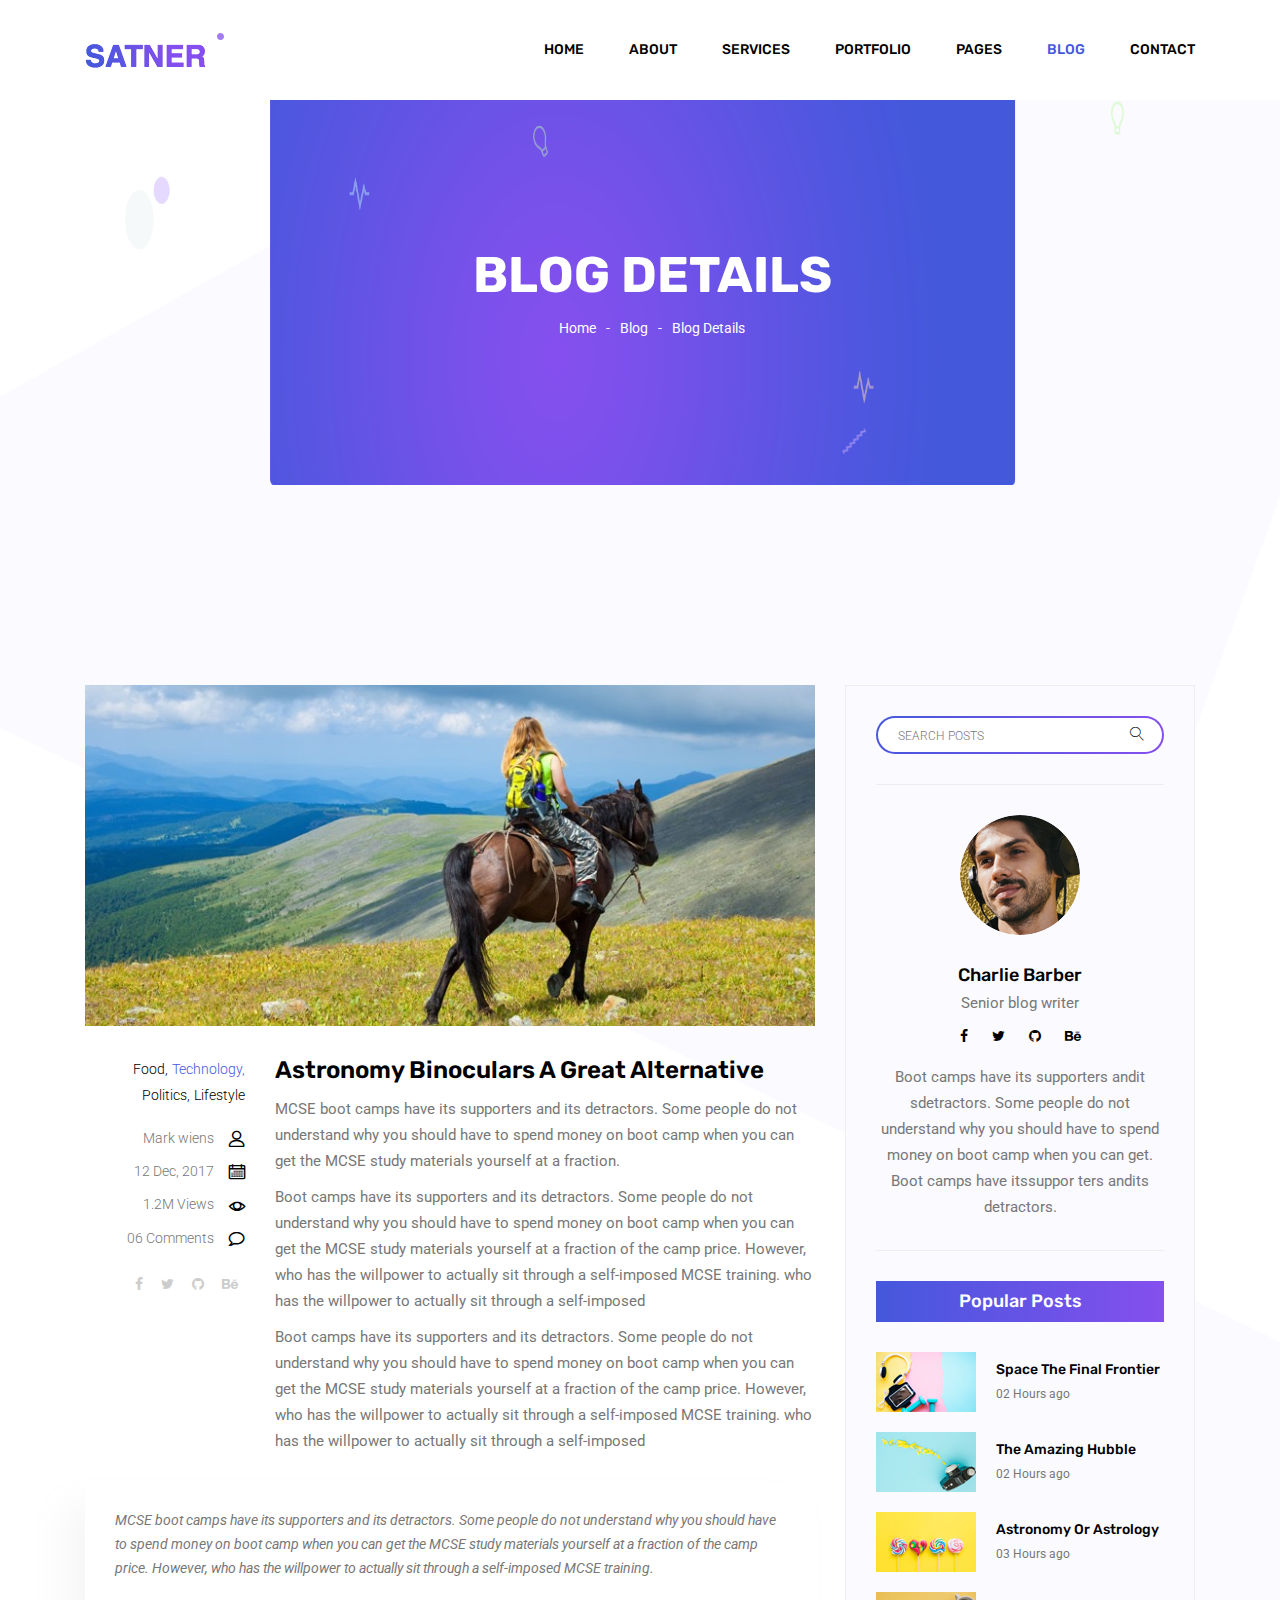
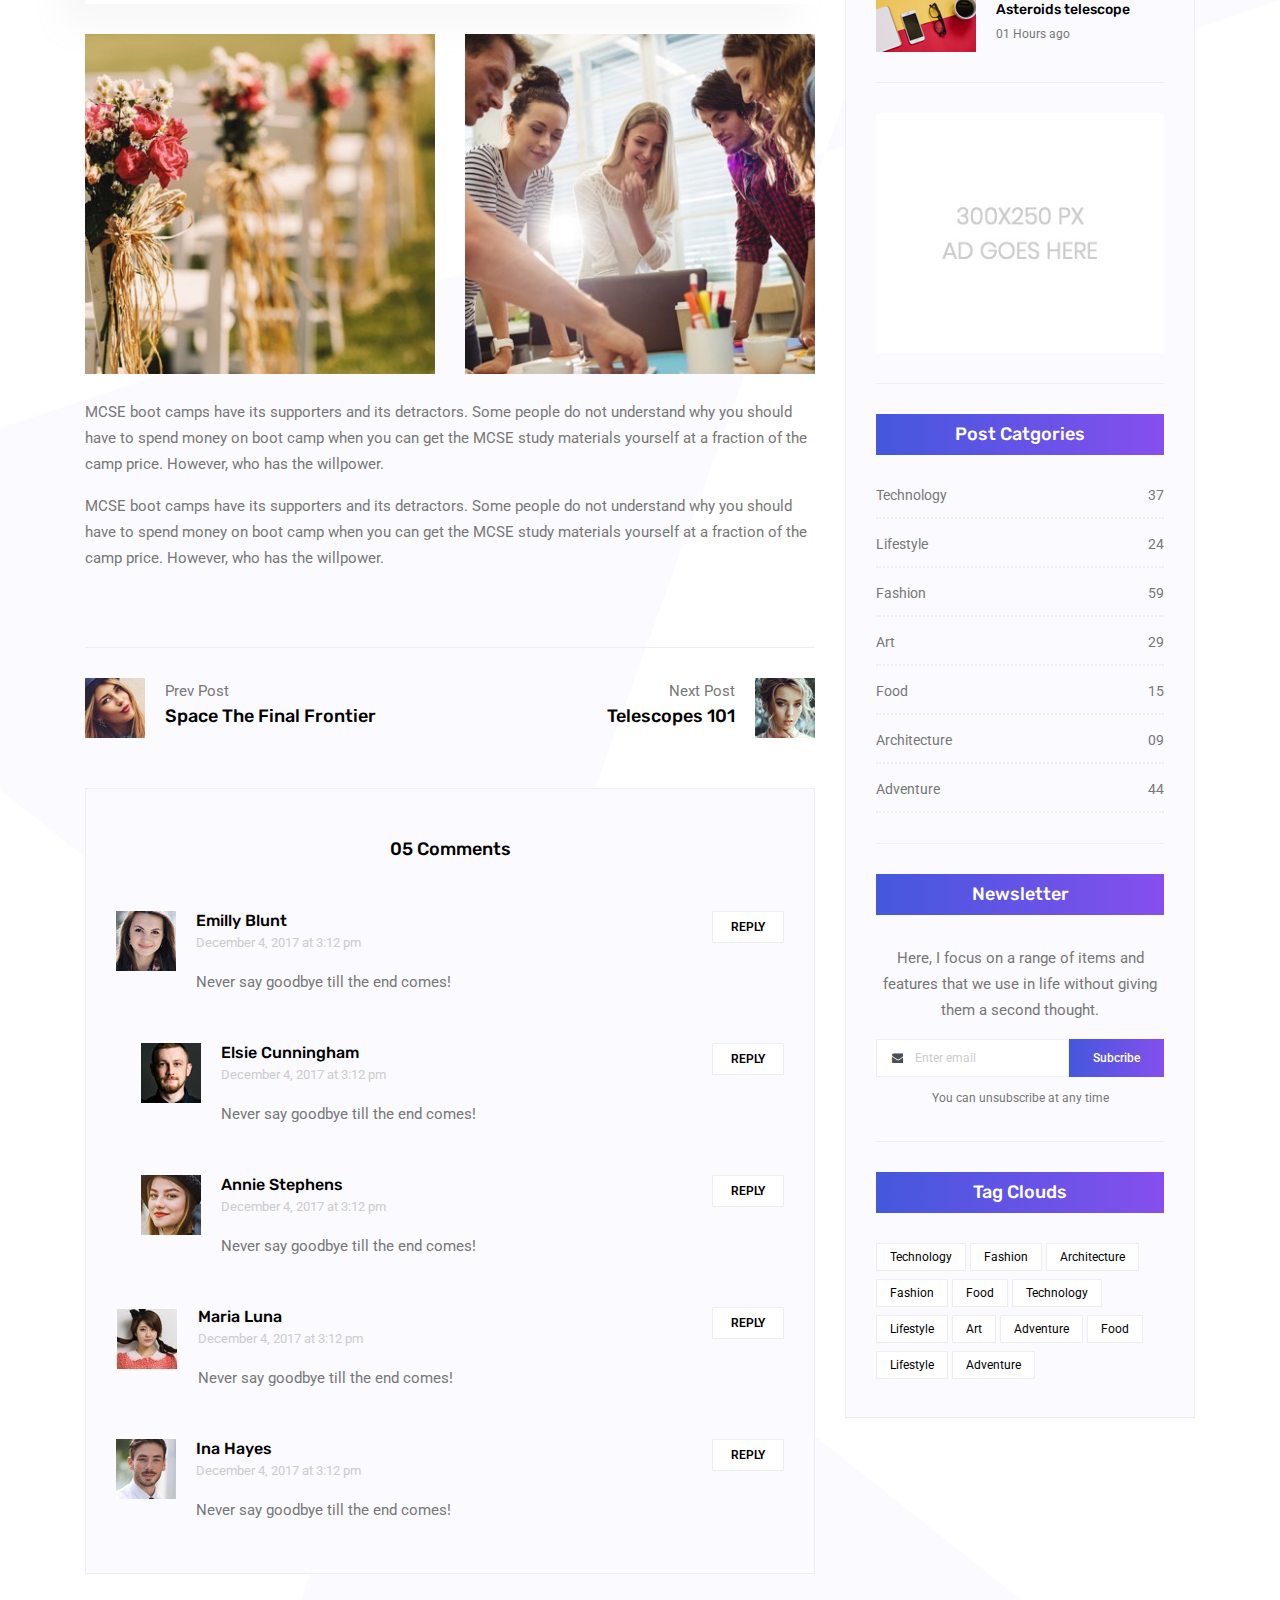
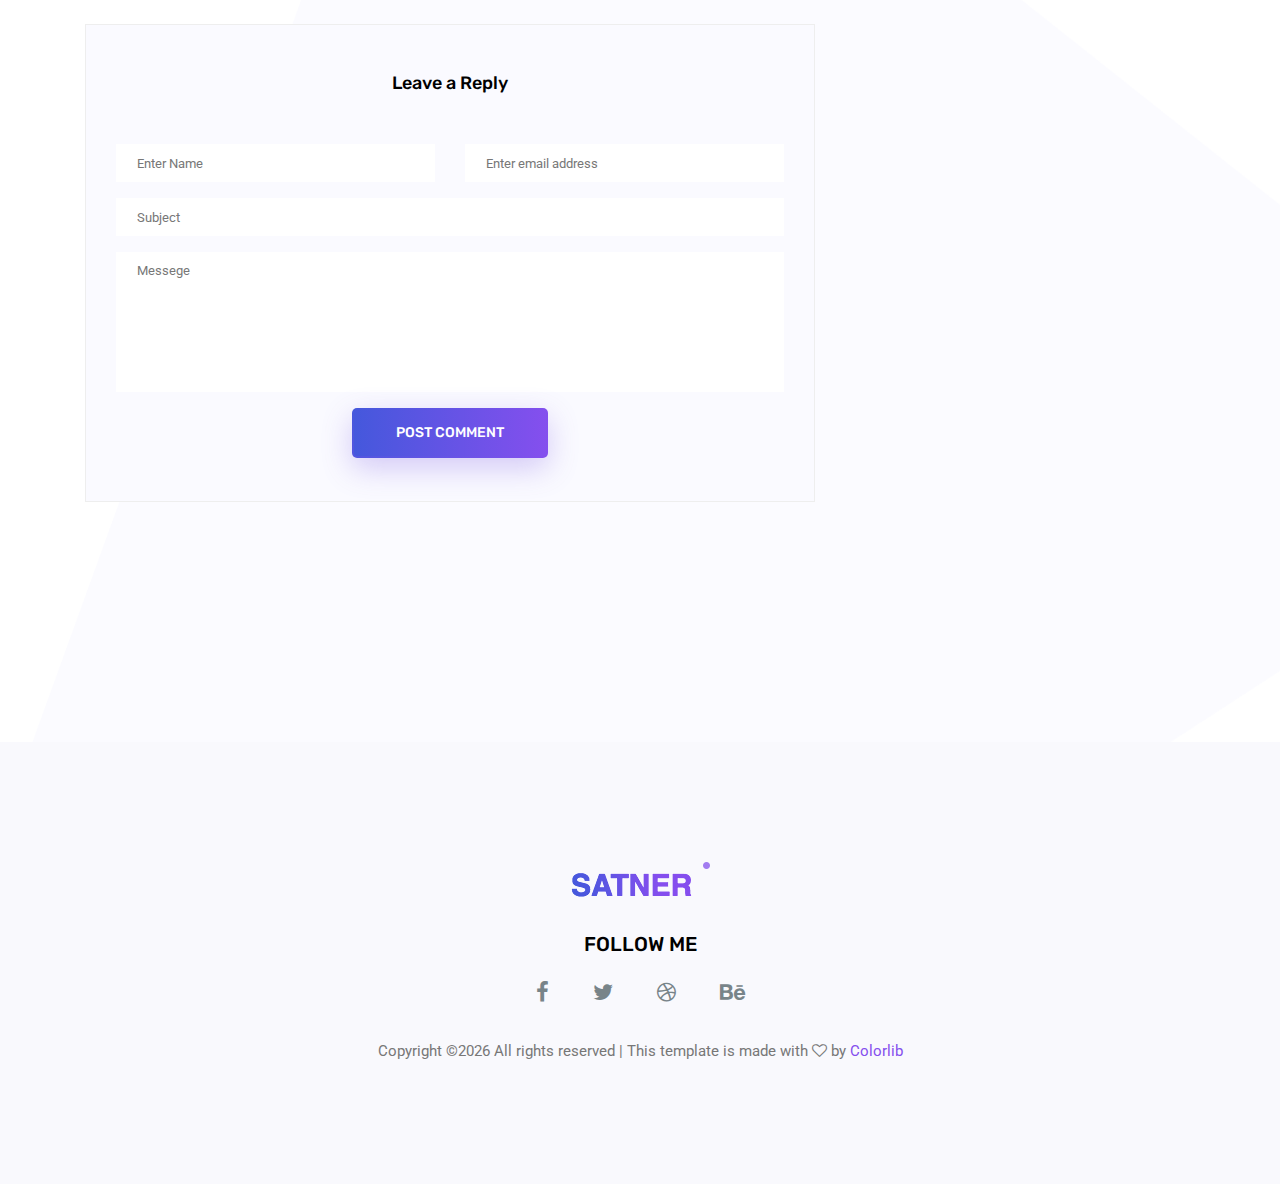
<file: single-blog.html>
<!doctype html>
<html lang="en">

<head>
	<!-- Required meta tags -->
	<meta charset="utf-8">
	<meta name="viewport" content="width=device-width, initial-scale=1, shrink-to-fit=no">
	<link rel="icon" href="img/favicon.png" type="image/png">
	<title>Blog Details</title>
	<!-- Bootstrap CSS -->
	<link rel="stylesheet" href="css/bootstrap.css">
	<link rel="stylesheet" href="vendors/linericon/style.css">
	<link rel="stylesheet" href="css/font-awesome.min.css">
	<link rel="stylesheet" href="vendors/owl-carousel/owl.carousel.min.css">
	<link rel="stylesheet" href="css/magnific-popup.css">
	<link rel="stylesheet" href="vendors/nice-select/css/nice-select.css">
	<!-- main css -->
	<link rel="stylesheet" href="css/style.css">
</head>

<body class="blog_version">

	<!--================ Start Header Area =================-->
	<header class="header_area">
		<div class="main_menu">
			<nav class="navbar navbar-expand-lg navbar-light">
				<div class="container">
					<!-- Brand and toggle get grouped for better mobile display -->
					<a class="navbar-brand logo_h" href="index.html"><img src="img/logo.png" alt=""></a>
					<button class="navbar-toggler" type="button" data-toggle="collapse" data-target="#navbarSupportedContent"
					 aria-controls="navbarSupportedContent" aria-expanded="false" aria-label="Toggle navigation">
						<span class="icon-bar"></span>
						<span class="icon-bar"></span>
						<span class="icon-bar"></span>
					</button>
					<!-- Collect the nav links, forms, and other content for toggling -->
					<div class="collapse navbar-collapse offset" id="navbarSupportedContent">
						<ul class="nav navbar-nav menu_nav justify-content-end">
							<li class="nav-item"><a class="nav-link" href="index.html">Home</a></li>
							<li class="nav-item"><a class="nav-link" href="about.html">About</a></li>
							<li class="nav-item"><a class="nav-link" href="services.html">Services</a></li>
							<li class="nav-item"><a class="nav-link" href="portfolio.html">Portfolio</a></li>
							<li class="nav-item submenu dropdown">
								<a href="#" class="nav-link dropdown-toggle" data-toggle="dropdown" role="button" aria-haspopup="true"
								 aria-expanded="false">Pages</a>
								<ul class="dropdown-menu">
                                    <li class="nav-item"><a class="nav-link" href="elements.html">Elements</a></li>
                                    <li class="nav-item"><a class="nav-link" href="portfolio-details.html">Portfolio Details</a></li>
								</ul>
							</li>
							<li class="nav-item submenu dropdown active">
								<a href="#" class="nav-link dropdown-toggle" data-toggle="dropdown" role="button" aria-haspopup="true"
								 aria-expanded="false">Blog</a>
								<ul class="dropdown-menu">
									<li class="nav-item"><a class="nav-link" href="blog.html">Blog</a></li>
									<li class="nav-item"><a class="nav-link" href="single-blog.html">Blog Details</a></li>
								</ul>
							</li>
							<li class="nav-item"><a class="nav-link" href="contact.html">Contact</a></li>
						</ul>
					</div>
				</div>
			</nav>
		</div>
	</header>
	<!--================ End Header Area =================-->

    <!--================ Start Banner Area =================-->
    <section class="banner_area">
        <div class="banner_inner d-flex align-items-center">
            <div class="container">
                <div class="banner_content text-center">
                    <h2>Blog Details</h2>
                    <div class="page_link">
                        <a href="index.html">Home</a>
                        <a href="blog.html">Blog</a>
                        <a href="single-blog.html">Blog Details</a>
                    </div>
                </div>
            </div>
        </div>
    </section>
    <!--================ End Banner Area =================-->
    
    <!--================Blog Area =================-->
    <section class="blog_area single-post-area section_gap">
        <div class="container">
            <div class="row">
                <div class="col-lg-8 posts-list">
                    <div class="single-post row">
                        <div class="col-lg-12">
                            <div class="feature-img">
                                <img class="img-fluid" src="img/blog/feature-img1.jpg" alt="">
                            </div>									
                        </div>
                        <div class="col-lg-3  col-md-3">
                            <div class="blog_info text-right">
                                <div class="post_tag">
                                    <a href="#">Food,</a>
                                    <a class="active" href="#">Technology,</a>
                                    <a href="#">Politics,</a>
                                    <a href="#">Lifestyle</a>
                                </div>
                                <ul class="blog_meta list">
                                    <li><a href="#">Mark wiens<i class="lnr lnr-user"></i></a></li>
                                    <li><a href="#">12 Dec, 2017<i class="lnr lnr-calendar-full"></i></a></li>
                                    <li><a href="#">1.2M Views<i class="lnr lnr-eye"></i></a></li>
                                    <li><a href="#">06 Comments<i class="lnr lnr-bubble"></i></a></li>
                                </ul>
                                <ul class="social-links">
                                    <li><a href="#"><i class="fa fa-facebook"></i></a></li>
                                    <li><a href="#"><i class="fa fa-twitter"></i></a></li>
                                    <li><a href="#"><i class="fa fa-github"></i></a></li>
                                    <li><a href="#"><i class="fa fa-behance"></i></a></li>
                                </ul>
                            </div>
                        </div>
                        <div class="col-lg-9 col-md-9 blog_details">
                            <h2>Astronomy Binoculars A Great Alternative</h2>
                            <p class="excert">
                                MCSE boot camps have its supporters and its detractors. Some people do not understand why you should have to spend money on boot camp when you can get the MCSE study materials yourself at a fraction.
                            </p>
                            <p>
                                Boot camps have its supporters and its detractors. Some people do not understand why you should have to spend money on boot camp when you can get the MCSE study materials yourself at a fraction of the camp price. However, who has the willpower to actually sit through a self-imposed MCSE training. who has the willpower to actually sit through a self-imposed
                            </p>
                            <p>
                                Boot camps have its supporters and its detractors. Some people do not understand why you should have to spend money on boot camp when you can get the MCSE study materials yourself at a fraction of the camp price. However, who has the willpower to actually sit through a self-imposed MCSE training. who has the willpower to actually sit through a self-imposed
                            </p>
                        </div>
                        <div class="col-lg-12">
                            <div class="quotes">
                                MCSE boot camps have its supporters and its detractors. Some people do not understand why you should have to spend money on boot camp when you can get the MCSE study materials yourself at a fraction of the camp price. However, who has the willpower to actually sit through a self-imposed MCSE training.										
                            </div>
                            <div class="row">
                                <div class="col-6">
                                    <img class="img-fluid" src="img/blog/post-img1.jpg" alt="">
                                </div>
                                <div class="col-6">
                                    <img class="img-fluid" src="img/blog/post-img2.jpg" alt="">
                                </div>	
                                <div class="col-lg-12 mt-25">
                                    <p>
                                        MCSE boot camps have its supporters and its detractors. Some people do not understand why you should have to spend money on boot camp when you can get the MCSE study materials yourself at a fraction of the camp price. However, who has the willpower.
                                    </p>
                                    <p>
                                        MCSE boot camps have its supporters and its detractors. Some people do not understand why you should have to spend money on boot camp when you can get the MCSE study materials yourself at a fraction of the camp price. However, who has the willpower.
                                    </p>											
                                </div>									
                            </div>
                        </div>
                    </div>
                    <div class="navigation-area">
                        <div class="row">
                            <div class="col-lg-6 col-md-6 col-12 nav-left flex-row d-flex justify-content-start align-items-center">
                                <div class="thumb">
                                    <a href="#"><img class="img-fluid" src="img/blog/prev.jpg" alt=""></a>
                                </div>
                                <div class="arrow">
                                    <a href="#"><span class="lnr text-white lnr-arrow-left"></span></a>
                                </div>
                                <div class="detials">
                                    <p>Prev Post</p>
                                    <a href="#"><h4>Space The Final Frontier</h4></a>
                                </div>
                            </div>
                            <div class="col-lg-6 col-md-6 col-12 nav-right flex-row d-flex justify-content-end align-items-center">
                                <div class="detials">
                                    <p>Next Post</p>
                                    <a href="#"><h4>Telescopes 101</h4></a>
                                </div>
                                <div class="arrow">
                                    <a href="#"><span class="lnr text-white lnr-arrow-right"></span></a>
                                </div>
                                <div class="thumb">
                                    <a href="#"><img class="img-fluid" src="img/blog/next.jpg" alt=""></a>
                                </div>										
                            </div>									
                        </div>
                    </div>
                    <div class="comments-area">
                        <h4>05 Comments</h4>
                        <div class="comment-list">
                            <div class="single-comment justify-content-between d-flex">
                                <div class="user justify-content-between d-flex">
                                    <div class="thumb">
                                        <img src="img/blog/c1.jpg" alt="">
                                    </div>
                                    <div class="desc">
                                        <h5><a href="#">Emilly Blunt</a></h5>
                                        <p class="date">December 4, 2017 at 3:12 pm </p>
                                        <p class="comment">
                                            Never say goodbye till the end comes!
                                        </p>
                                    </div>
                                </div>
                                <div class="reply-btn">
                                        <a href="" class="btn-reply text-uppercase">reply</a> 
                                </div>
                            </div>
                        </div>	
                        <div class="comment-list left-padding">
                            <div class="single-comment justify-content-between d-flex">
                                <div class="user justify-content-between d-flex">
                                    <div class="thumb">
                                        <img src="img/blog/c2.jpg" alt="">
                                    </div>
                                    <div class="desc">
                                        <h5><a href="#">Elsie Cunningham</a></h5>
                                        <p class="date">December 4, 2017 at 3:12 pm </p>
                                        <p class="comment">
                                            Never say goodbye till the end comes!
                                        </p>
                                    </div>
                                </div>
                                <div class="reply-btn">
                                        <a href="" class="btn-reply text-uppercase">reply</a> 
                                </div>
                            </div>
                        </div>	
                        <div class="comment-list left-padding">
                            <div class="single-comment justify-content-between d-flex">
                                <div class="user justify-content-between d-flex">
                                    <div class="thumb">
                                        <img src="img/blog/c3.jpg" alt="">
                                    </div>
                                    <div class="desc">
                                        <h5><a href="#">Annie Stephens</a></h5>
                                        <p class="date">December 4, 2017 at 3:12 pm </p>
                                        <p class="comment">
                                            Never say goodbye till the end comes!
                                        </p>
                                    </div>
                                </div>
                                <div class="reply-btn">
                                        <a href="" class="btn-reply text-uppercase">reply</a> 
                                </div>
                            </div>
                        </div>	
                        <div class="comment-list">
                            <div class="single-comment justify-content-between d-flex">
                                <div class="user justify-content-between d-flex">
                                    <div class="thumb">
                                        <img src="img/blog/c4.jpg" alt="">
                                    </div>
                                    <div class="desc">
                                        <h5><a href="#">Maria Luna</a></h5>
                                        <p class="date">December 4, 2017 at 3:12 pm </p>
                                        <p class="comment">
                                            Never say goodbye till the end comes!
                                        </p>
                                    </div>
                                </div>
                                <div class="reply-btn">
                                        <a href="" class="btn-reply text-uppercase">reply</a> 
                                </div>
                            </div>
                        </div>	
                        <div class="comment-list">
                            <div class="single-comment justify-content-between d-flex">
                                <div class="user justify-content-between d-flex">
                                    <div class="thumb">
                                        <img src="img/blog/c5.jpg" alt="">
                                    </div>
                                    <div class="desc">
                                        <h5><a href="#">Ina Hayes</a></h5>
                                        <p class="date">December 4, 2017 at 3:12 pm </p>
                                        <p class="comment">
                                            Never say goodbye till the end comes!
                                        </p>
                                    </div>
                                </div>
                                <div class="reply-btn">
                                        <a href="" class="btn-reply text-uppercase">reply</a> 
                                </div>
                            </div>
                        </div>	                                             				
                    </div>
                    <div class="comment-form">
                        <h4>Leave a Reply</h4>
                        <form>
                            <div class="form-group form-inline">
                                <div class="form-group col-lg-6 col-md-6 name">
                                <input type="text" class="form-control" id="name" placeholder="Enter Name" onfocus="this.placeholder = ''" onblur="this.placeholder = 'Enter Name'">
                                </div>
                                <div class="form-group col-lg-6 col-md-6 email">
                                <input type="email" class="form-control" id="email" placeholder="Enter email address" onfocus="this.placeholder = ''" onblur="this.placeholder = 'Enter email address'">
                                </div>										
                            </div>
                            <div class="form-group">
                                <input type="text" class="form-control" id="subject" placeholder="Subject" onfocus="this.placeholder = ''" onblur="this.placeholder = 'Subject'">
                            </div>
                            <div class="form-group">
                                <textarea class="form-control mb-10" rows="5" name="message" placeholder="Messege" onfocus="this.placeholder = ''" onblur="this.placeholder = 'Messege'" required=""></textarea>
                            </div>
                            <a href="#" class="primary-btn primary_btn"><span>Post Comment</span></a>	
                        </form>
                    </div>
                </div>
                <div class="col-lg-4">
                    <div class="blog_right_sidebar">
                        <aside class="single_sidebar_widget search_widget">
                            <div class="input-group">
                                <input type="text" class="form-control" placeholder="Search Posts">
                                <span class="input-group-btn">
                                    <button class="btn btn-default" type="button"><i class="lnr lnr-magnifier"></i></button>
                                </span>
                            </div><!-- /input-group -->
                            <div class="br"></div>
                        </aside>
                        <aside class="single_sidebar_widget author_widget">
                            <img class="author_img rounded-circle" src="img/blog/author.png" alt="">
                            <h4>Charlie Barber</h4>
                            <p>Senior blog writer</p>
                            <div class="social_icon">
                                <a href="#"><i class="fa fa-facebook"></i></a>
                                <a href="#"><i class="fa fa-twitter"></i></a>
                                <a href="#"><i class="fa fa-github"></i></a>
                                <a href="#"><i class="fa fa-behance"></i></a>
                            </div>
                            <p>Boot camps have its supporters andit sdetractors. Some people do not understand why you should have to spend money on boot camp when you can get. Boot camps have itssuppor ters andits detractors.</p>
                            <div class="br"></div>
                        </aside>
                        <aside class="single_sidebar_widget popular_post_widget">
                            <h3 class="widget_title">Popular Posts</h3>
                            <div class="media post_item">
                                <img src="img/blog/popular-post/post1.jpg" alt="post">
                                <div class="media-body">
                                    <a href="blog-details.html"><h3>Space The Final Frontier</h3></a>
                                    <p>02 Hours ago</p>
                                </div>
                            </div>
                            <div class="media post_item">
                                <img src="img/blog/popular-post/post2.jpg" alt="post">
                                <div class="media-body">
                                    <a href="blog-details.html"><h3>The Amazing Hubble</h3></a>
                                    <p>02 Hours ago</p>
                                </div>
                            </div>
                            <div class="media post_item">
                                <img src="img/blog/popular-post/post3.jpg" alt="post">
                                <div class="media-body">
                                    <a href="blog-details.html"><h3>Astronomy Or Astrology</h3></a>
                                    <p>03 Hours ago</p>
                                </div>
                            </div>
                            <div class="media post_item">
                                <img src="img/blog/popular-post/post4.jpg" alt="post">
                                <div class="media-body">
                                    <a href="blog-details.html"><h3>Asteroids telescope</h3></a>
                                    <p>01 Hours ago</p>
                                </div>
                            </div>
                            <div class="br"></div>
                        </aside>
                        <aside class="single_sidebar_widget ads_widget">
                            <a href="#"><img class="img-fluid" src="img/blog/add.jpg" alt=""></a>
                            <div class="br"></div>
                        </aside>
                        <aside class="single_sidebar_widget post_category_widget">
                            <h4 class="widget_title">Post Catgories</h4>
                            <ul class="list cat-list">
                                <li>
                                    <a href="#" class="d-flex justify-content-between">
                                        <p>Technology</p>
                                        <p>37</p>
                                    </a>
                                </li>
                                <li>
                                    <a href="#" class="d-flex justify-content-between">
                                        <p>Lifestyle</p>
                                        <p>24</p>
                                    </a>
                                </li>
                                <li>
                                    <a href="#" class="d-flex justify-content-between">
                                        <p>Fashion</p>
                                        <p>59</p>
                                    </a>
                                </li>
                                <li>
                                    <a href="#" class="d-flex justify-content-between">
                                        <p>Art</p>
                                        <p>29</p>
                                    </a>
                                </li>
                                <li>
                                    <a href="#" class="d-flex justify-content-between">
                                        <p>Food</p>
                                        <p>15</p>
                                    </a>
                                </li>
                                <li>
                                    <a href="#" class="d-flex justify-content-between">
                                        <p>Architecture</p>
                                        <p>09</p>
                                    </a>
                                </li>
                                <li>
                                    <a href="#" class="d-flex justify-content-between">
                                        <p>Adventure</p>
                                        <p>44</p>
                                    </a>
                                </li>															
                            </ul>
                            <div class="br"></div>
                        </aside>
                        <aside class="single-sidebar-widget newsletter_widget">
                            <h4 class="widget_title">Newsletter</h4>
                            <p>
                            Here, I focus on a range of items and features that we use in life without
                            giving them a second thought.
                            </p>
                            <div class="form-group d-flex flex-row">
                                <div class="input-group">
                                    <div class="input-group-prepend">
                                        <div class="input-group-text"><i class="fa fa-envelope" aria-hidden="true"></i></div>
                                    </div>
                                    <input type="text" class="form-control" id="inlineFormInputGroup" placeholder="Enter email" onfocus="this.placeholder = ''" onblur="this.placeholder = 'Enter email'">
                                </div>
                                <a href="#" class="bbtns">Subcribe</a>
                            </div>	
                            <p class="text-bottom">You can unsubscribe at any time</p>	
                            <div class="br"></div>							
                        </aside>
                        <aside class="single-sidebar-widget tag_cloud_widget">
                            <h4 class="widget_title">Tag Clouds</h4>
                            <ul class="list">
                                <li><a href="#">Technology</a></li>
                                <li><a href="#">Fashion</a></li>
                                <li><a href="#">Architecture</a></li>
                                <li><a href="#">Fashion</a></li>
                                <li><a href="#">Food</a></li>
                                <li><a href="#">Technology</a></li>
                                <li><a href="#">Lifestyle</a></li>
                                <li><a href="#">Art</a></li>
                                <li><a href="#">Adventure</a></li>
                                <li><a href="#">Food</a></li>
                                <li><a href="#">Lifestyle</a></li>
                                <li><a href="#">Adventure</a></li>
                            </ul>
                        </aside>
                    </div>
                </div>
            </div>
        </div>
    </section>
    <!--================Blog Area =================-->
        
    <!--================Footer Area =================-->
	<footer class="footer_area">
        <div class="container">
            <div class="row justify-content-center">
                <div class="col-lg-12">
                    <div class="footer_top flex-column">
                        <div class="footer_logo">
                            <a href="#">
                                <img src="img/logo.png" alt="">
                            </a>
                            <h4>Follow Me</h4>
                        </div>
                        <div class="footer_social">
                            <a href="#"><i class="fa fa-facebook"></i></a>
                            <a href="#"><i class="fa fa-twitter"></i></a>
                            <a href="#"><i class="fa fa-dribbble"></i></a>
                            <a href="#"><i class="fa fa-behance"></i></a>
                        </div>
                    </div>
                </div>
            </div>
            <div class="row footer_bottom justify-content-center">
                <p class="col-lg-8 col-sm-12 footer-text">
                    <!-- Link back to Colorlib can't be removed. Template is licensed under CC BY 3.0. -->
Copyright &copy;<script>document.write(new Date().getFullYear());</script> All rights reserved | This template is made with <i class="fa fa-heart-o" aria-hidden="true"></i> by <a href="https://colorlib.com" target="_blank">Colorlib</a>
<!-- Link back to Colorlib can't be removed. Template is licensed under CC BY 3.0. --></p>
            </div>
        </div>
    </footer>
    <!--================End Footer Area =================-->
       
        <!-- Optional JavaScript -->
        <!-- jQuery first, then Popper.js, then Bootstrap JS -->
        <script src="js/jquery-3.2.1.min.js"></script>
        <script src="js/popper.js"></script>
        <script src="js/bootstrap.min.js"></script>
        <script src="js/stellar.js"></script>
        <script src="vendors/lightbox/simpleLightbox.min.js"></script>
        <script src="vendors/nice-select/js/jquery.nice-select.min.js"></script>
        <script src="vendors/isotope/imagesloaded.pkgd.min.js"></script>
        <script src="vendors/isotope/isotope-min.js"></script>
        <script src="vendors/owl-carousel/owl.carousel.min.js"></script>
        <script src="js/jquery.ajaxchimp.min.js"></script>
        <script src="js/mail-script.js"></script>
        <script src="js/theme.js"></script>
    </body>
    </html>
</file>
<file: vendors/linericon/style.css>
@font-face {
	font-family: 'Linearicons-Free';
	src:url('fonts/Linearicons-Free.eot?w118d');
	src:url('fonts/Linearicons-Free.eot?#iefixw118d') format('embedded-opentype'),
		url('fonts/Linearicons-Free.woff2?w118d') format('woff2'),
		url('fonts/Linearicons-Free.woff?w118d') format('woff'),
		url('fonts/Linearicons-Free.ttf?w118d') format('truetype'),
		url('fonts/Linearicons-Free.svg?w118d#Linearicons-Free') format('svg');
	font-weight: normal;
	font-style: normal;
}

.lnr {
	font-family: 'Linearicons-Free';
	speak: none;
	font-style: normal;
	font-weight: normal;
	font-variant: normal;
	text-transform: none;
	line-height: 1;

	/* Better Font Rendering =========== */
	-webkit-font-smoothing: antialiased;
	-moz-osx-font-smoothing: grayscale;
}

.lnr-home:before {
	content: "\e800";
}
.lnr-apartment:before {
	content: "\e801";
}
.lnr-pencil:before {
	content: "\e802";
}
.lnr-magic-wand:before {
	content: "\e803";
}
.lnr-drop:before {
	content: "\e804";
}
.lnr-lighter:before {
	content: "\e805";
}
.lnr-poop:before {
	content: "\e806";
}
.lnr-sun:before {
	content: "\e807";
}
.lnr-moon:before {
	content: "\e808";
}
.lnr-cloud:before {
	content: "\e809";
}
.lnr-cloud-upload:before {
	content: "\e80a";
}
.lnr-cloud-download:before {
	content: "\e80b";
}
.lnr-cloud-sync:before {
	content: "\e80c";
}
.lnr-cloud-check:before {
	content: "\e80d";
}
.lnr-database:before {
	content: "\e80e";
}
.lnr-lock:before {
	content: "\e80f";
}
.lnr-cog:before {
	content: "\e810";
}
.lnr-trash:before {
	content: "\e811";
}
.lnr-dice:before {
	content: "\e812";
}
.lnr-heart:before {
	content: "\e813";
}
.lnr-star:before {
	content: "\e814";
}
.lnr-star-half:before {
	content: "\e815";
}
.lnr-star-empty:before {
	content: "\e816";
}
.lnr-flag:before {
	content: "\e817";
}
.lnr-envelope:before {
	content: "\e818";
}
.lnr-paperclip:before {
	content: "\e819";
}
.lnr-inbox:before {
	content: "\e81a";
}
.lnr-eye:before {
	content: "\e81b";
}
.lnr-printer:before {
	content: "\e81c";
}
.lnr-file-empty:before {
	content: "\e81d";
}
.lnr-file-add:before {
	content: "\e81e";
}
.lnr-enter:before {
	content: "\e81f";
}
.lnr-exit:before {
	content: "\e820";
}
.lnr-graduation-hat:before {
	content: "\e821";
}
.lnr-license:before {
	content: "\e822";
}
.lnr-music-note:before {
	content: "\e823";
}
.lnr-film-play:before {
	content: "\e824";
}
.lnr-camera-video:before {
	content: "\e825";
}
.lnr-camera:before {
	content: "\e826";
}
.lnr-picture:before {
	content: "\e827";
}
.lnr-book:before {
	content: "\e828";
}
.lnr-bookmark:before {
	content: "\e829";
}
.lnr-user:before {
	content: "\e82a";
}
.lnr-users:before {
	content: "\e82b";
}
.lnr-shirt:before {
	content: "\e82c";
}
.lnr-store:before {
	content: "\e82d";
}
.lnr-cart:before {
	content: "\e82e";
}
.lnr-tag:before {
	content: "\e82f";
}
.lnr-phone-handset:before {
	content: "\e830";
}
.lnr-phone:before {
	content: "\e831";
}
.lnr-pushpin:before {
	content: "\e832";
}
.lnr-map-marker:before {
	content: "\e833";
}
.lnr-map:before {
	content: "\e834";
}
.lnr-location:before {
	content: "\e835";
}
.lnr-calendar-full:before {
	content: "\e836";
}
.lnr-keyboard:before {
	content: "\e837";
}
.lnr-spell-check:before {
	content: "\e838";
}
.lnr-screen:before {
	content: "\e839";
}
.lnr-smartphone:before {
	content: "\e83a";
}
.lnr-tablet:before {
	content: "\e83b";
}
.lnr-laptop:before {
	content: "\e83c";
}
.lnr-laptop-phone:before {
	content: "\e83d";
}
.lnr-power-switch:before {
	content: "\e83e";
}
.lnr-bubble:before {
	content: "\e83f";
}
.lnr-heart-pulse:before {
	content: "\e840";
}
.lnr-construction:before {
	content: "\e841";
}
.lnr-pie-chart:before {
	content: "\e842";
}
.lnr-chart-bars:before {
	content: "\e843";
}
.lnr-gift:before {
	content: "\e844";
}
.lnr-diamond:before {
	content: "\e845";
}
.lnr-linearicons:before {
	content: "\e846";
}
.lnr-dinner:before {
	content: "\e847";
}
.lnr-coffee-cup:before {
	content: "\e848";
}
.lnr-leaf:before {
	content: "\e849";
}
.lnr-paw:before {
	content: "\e84a";
}
.lnr-rocket:before {
	content: "\e84b";
}
.lnr-briefcase:before {
	content: "\e84c";
}
.lnr-bus:before {
	content: "\e84d";
}
.lnr-car:before {
	content: "\e84e";
}
.lnr-train:before {
	content: "\e84f";
}
.lnr-bicycle:before {
	content: "\e850";
}
.lnr-wheelchair:before {
	content: "\e851";
}
.lnr-select:before {
	content: "\e852";
}
.lnr-earth:before {
	content: "\e853";
}
.lnr-smile:before {
	content: "\e854";
}
.lnr-sad:before {
	content: "\e855";
}
.lnr-neutral:before {
	content: "\e856";
}
.lnr-mustache:before {
	content: "\e857";
}
.lnr-alarm:before {
	content: "\e858";
}
.lnr-bullhorn:before {
	content: "\e859";
}
.lnr-volume-high:before {
	content: "\e85a";
}
.lnr-volume-medium:before {
	content: "\e85b";
}
.lnr-volume-low:before {
	content: "\e85c";
}
.lnr-volume:before {
	content: "\e85d";
}
.lnr-mic:before {
	content: "\e85e";
}
.lnr-hourglass:before {
	content: "\e85f";
}
.lnr-undo:before {
	content: "\e860";
}
.lnr-redo:before {
	content: "\e861";
}
.lnr-sync:before {
	content: "\e862";
}
.lnr-history:before {
	content: "\e863";
}
.lnr-clock:before {
	content: "\e864";
}
.lnr-download:before {
	content: "\e865";
}
.lnr-upload:before {
	content: "\e866";
}
.lnr-enter-down:before {
	content: "\e867";
}
.lnr-exit-up:before {
	content: "\e868";
}
.lnr-bug:before {
	content: "\e869";
}
.lnr-code:before {
	content: "\e86a";
}
.lnr-link:before {
	content: "\e86b";
}
.lnr-unlink:before {
	content: "\e86c";
}
.lnr-thumbs-up:before {
	content: "\e86d";
}
.lnr-thumbs-down:before {
	content: "\e86e";
}
.lnr-magnifier:before {
	content: "\e86f";
}
.lnr-cross:before {
	content: "\e870";
}
.lnr-menu:before {
	content: "\e871";
}
.lnr-list:before {
	content: "\e872";
}
.lnr-chevron-up:before {
	content: "\e873";
}
.lnr-chevron-down:before {
	content: "\e874";
}
.lnr-chevron-left:before {
	content: "\e875";
}
.lnr-chevron-right:before {
	content: "\e876";
}
.lnr-arrow-up:before {
	content: "\e877";
}
.lnr-arrow-down:before {
	content: "\e878";
}
.lnr-arrow-left:before {
	content: "\e879";
}
.lnr-arrow-right:before {
	content: "\e87a";
}
.lnr-move:before {
	content: "\e87b";
}
.lnr-warning:before {
	content: "\e87c";
}
.lnr-question-circle:before {
	content: "\e87d";
}
.lnr-menu-circle:before {
	content: "\e87e";
}
.lnr-checkmark-circle:before {
	content: "\e87f";
}
.lnr-cross-circle:before {
	content: "\e880";
}
.lnr-plus-circle:before {
	content: "\e881";
}
.lnr-circle-minus:before {
	content: "\e882";
}
.lnr-arrow-up-circle:before {
	content: "\e883";
}
.lnr-arrow-down-circle:before {
	content: "\e884";
}
.lnr-arrow-left-circle:before {
	content: "\e885";
}
.lnr-arrow-right-circle:before {
	content: "\e886";
}
.lnr-chevron-up-circle:before {
	content: "\e887";
}
.lnr-chevron-down-circle:before {
	content: "\e888";
}
.lnr-chevron-left-circle:before {
	content: "\e889";
}
.lnr-chevron-right-circle:before {
	content: "\e88a";
}
.lnr-crop:before {
	content: "\e88b";
}
.lnr-frame-expand:before {
	content: "\e88c";
}
.lnr-frame-contract:before {
	content: "\e88d";
}
.lnr-layers:before {
	content: "\e88e";
}
.lnr-funnel:before {
	content: "\e88f";
}
.lnr-text-format:before {
	content: "\e890";
}
.lnr-text-format-remove:before {
	content: "\e891";
}
.lnr-text-size:before {
	content: "\e892";
}
.lnr-bold:before {
	content: "\e893";
}
.lnr-italic:before {
	content: "\e894";
}
.lnr-underline:before {
	content: "\e895";
}
.lnr-strikethrough:before {
	content: "\e896";
}
.lnr-highlight:before {
	content: "\e897";
}
.lnr-text-align-left:before {
	content: "\e898";
}
.lnr-text-align-center:before {
	content: "\e899";
}
.lnr-text-align-right:before {
	content: "\e89a";
}
.lnr-text-align-justify:before {
	content: "\e89b";
}
.lnr-line-spacing:before {
	content: "\e89c";
}
.lnr-indent-increase:before {
	content: "\e89d";
}
.lnr-indent-decrease:before {
	content: "\e89e";
}
.lnr-pilcrow:before {
	content: "\e89f";
}
.lnr-direction-ltr:before {
	content: "\e8a0";
}
.lnr-direction-rtl:before {
	content: "\e8a1";
}
.lnr-page-break:before {
	content: "\e8a2";
}
.lnr-sort-alpha-asc:before {
	content: "\e8a3";
}
.lnr-sort-amount-asc:before {
	content: "\e8a4";
}
.lnr-hand:before {
	content: "\e8a5";
}
.lnr-pointer-up:before {
	content: "\e8a6";
}
.lnr-pointer-right:before {
	content: "\e8a7";
}
.lnr-pointer-down:before {
	content: "\e8a8";
}
.lnr-pointer-left:before {
	content: "\e8a9";
}
</file>
<file: vendors/nice-select/css/nice-select.css>
.nice-select {
  -webkit-tap-highlight-color: transparent;
  background-color: #fff;
  border-radius: 5px;
  border: solid 1px #e8e8e8;
  box-sizing: border-box;
  clear: both;
  cursor: pointer;
  display: block;
  float: left;
  font-family: inherit;
  font-size: 14px;
  font-weight: normal;
  height: 42px;
  line-height: 40px;
  outline: none;
  padding-left: 18px;
  padding-right: 30px;
  position: relative;
  text-align: left !important;
  -webkit-transition: all 0.2s ease-in-out;
  transition: all 0.2s ease-in-out;
  -webkit-user-select: none;
     -moz-user-select: none;
      -ms-user-select: none;
          user-select: none;
  white-space: nowrap;
  width: auto; }
  .nice-select:hover {
    border-color: #dbdbdb; }
  .nice-select:active, .nice-select.open, .nice-select:focus {
    border-color: #999; }
  .nice-select:after {
    border-bottom: 2px solid #999;
    border-right: 2px solid #999;
    content: '';
    display: block;
    height: 5px;
    margin-top: -4px;
    pointer-events: none;
    position: absolute;
    right: 12px;
    top: 50%;
    -webkit-transform-origin: 66% 66%;
        -ms-transform-origin: 66% 66%;
            transform-origin: 66% 66%;
    -webkit-transform: rotate(45deg);
        -ms-transform: rotate(45deg);
            transform: rotate(45deg);
    -webkit-transition: all 0.15s ease-in-out;
    transition: all 0.15s ease-in-out;
    width: 5px; }
  .nice-select.open:after {
    -webkit-transform: rotate(-135deg);
        -ms-transform: rotate(-135deg);
            transform: rotate(-135deg); }
  .nice-select.open .list {
    opacity: 1;
    pointer-events: auto;
    -webkit-transform: scale(1) translateY(0);
        -ms-transform: scale(1) translateY(0);
            transform: scale(1) translateY(0); }
  .nice-select.disabled {
    border-color: #ededed;
    color: #999;
    pointer-events: none; }
    .nice-select.disabled:after {
      border-color: #cccccc; }
  .nice-select.wide {
    width: 100%; }
    .nice-select.wide .list {
      left: 0 !important;
      right: 0 !important; }
  .nice-select.right {
    float: right; }
    .nice-select.right .list {
      left: auto;
      right: 0; }
  .nice-select.small {
    font-size: 12px;
    height: 36px;
    line-height: 34px; }
    .nice-select.small:after {
      height: 4px;
      width: 4px; }
    .nice-select.small .option {
      line-height: 34px;
      min-height: 34px; }
  .nice-select .list {
    background-color: #fff;
    border-radius: 5px;
    box-shadow: 0 0 0 1px rgba(68, 68, 68, 0.11);
    box-sizing: border-box;
    margin-top: 4px;
    opacity: 0;
    overflow: hidden;
    padding: 0;
    pointer-events: none;
    position: absolute;
    top: 100%;
    left: 0;
    -webkit-transform-origin: 50% 0;
        -ms-transform-origin: 50% 0;
            transform-origin: 50% 0;
    -webkit-transform: scale(0.75) translateY(-21px);
        -ms-transform: scale(0.75) translateY(-21px);
            transform: scale(0.75) translateY(-21px);
    -webkit-transition: all 0.2s cubic-bezier(0.5, 0, 0, 1.25), opacity 0.15s ease-out;
    transition: all 0.2s cubic-bezier(0.5, 0, 0, 1.25), opacity 0.15s ease-out;
    z-index: 9; }
    .nice-select .list:hover .option:not(:hover) {
      background-color: transparent !important; }
  .nice-select .option {
    cursor: pointer;
    font-weight: 400;
    line-height: 40px;
    list-style: none;
    min-height: 40px;
    outline: none;
    padding-left: 18px;
    padding-right: 29px;
    text-align: left;
    -webkit-transition: all 0.2s;
    transition: all 0.2s; }
    .nice-select .option:hover, .nice-select .option.focus, .nice-select .option.selected.focus {
      background-color: #f6f6f6; }
    .nice-select .option.selected {
      font-weight: bold; }
    .nice-select .option.disabled {
      background-color: transparent;
      color: #999;
      cursor: default; }

.no-csspointerevents .nice-select .list {
  display: none; }

.no-csspointerevents .nice-select.open .list {
  display: block; }
</file>
<file: css/style.css>
/*----------------------------------------------------
@File: Default Styles
@Author: SPONDON IT

This file contains the styling for the actual theme, this
is the file you need to edit to change the look of the
theme.
---------------------------------------------------- */
/*=====================================================================
@Template Name: HostHub Construction 
@Developed By: Naim Lasker
Author E-mail: naimlasker@gmail.com

=====================================================================*/
/*----------------------------------------------------*/
/*font Variables*/
/*Color Variables*/
/*=================== fonts ====================*/
@import url("https://fonts.googleapis.com/css?family=Roboto:400,500|Rubik:500,700");
/*---------------------------------------------------- */
/*----------------------------------------------------*/
/* Medium Layout: 1280px */
/* Tablet Layout: 768px */
/* Mobile Layout: 320px */
/* Wide Mobile Layout: 480px */
/*---------------------------------------------------- */
/*----------------------------------------------------*/
body {
  line-height: 26px;
  font-size: 15px;
  font-family: "Roboto", sans-serif;
  font-weight: 400;
  color: #777777;
  background: url(../img/body-bg.png) no-repeat center; }

h1,
h2,
h3,
h4,
h5,
h6 {
  font-family: "Rubik", sans-serif;
  font-weight: 500;
  color: #000000; }

.list {
  list-style: none;
  margin: 0px;
  padding: 0px; }

a {
  text-decoration: none;
  transition: all 0.3s ease-in-out; }
  a:hover, a:focus {
    text-decoration: none;
    outline: none; }

button:focus {
  outline: none;
  box-shadow: none; }

.mt-25 {
  margin-top: 25px; }

.p0 {
  padding-left: 0px;
  padding-right: 0px; }

.white_bg {
  background: #fff !important; }

.mb-50 {
  margin-bottom: 50px; }

.ml-15 {
  margin-left: 15px; }

.ml-20 {
  margin-left: 20px; }

.mt-50 {
  margin-top: 50px; }

/*---------------------------------------------------- */
/*----------------------------------------------------*/
.section_gap {
  padding: 200px 0; }
  @media (max-width: 1199px) {
    .section_gap {
      padding: 80px 0; } }

.section_gap_top {
  padding-top: 200px; }
  @media (max-width: 1199px) {
    .section_gap_top {
      padding-top: 80px; } }

.section_gap_bottom {
  padding-bottom: 200px; }
  @media (max-width: 1199px) {
    .section_gap_bottom {
      padding-bottom: 80px; } }

/* Main Title Area css
============================================================================================ */
.main_title {
  text-align: center;
  margin-bottom: 100px; }
  @media (max-width: 1199px) {
    .main_title {
      margin-bottom: 50px; } }
  .main_title h2 {
    font-size: 36px;
    font-weight: 700;
    margin-bottom: 15px;
    line-height: 50px;
    text-transform: uppercase; }
    @media (max-width: 991px) {
      .main_title h2 br {
        display: none; } }
    @media (max-width: 767px) {
      .main_title h2 {
        font-size: 30px;
        line-height: 34px; } }
  .main_title p {
    margin-bottom: 0px; }
    @media (max-width: 991px) {
      .main_title p br {
        display: none; } }
  .main_title.white h2 {
    color: #fff; }
  .main_title.white p {
    color: #fff;
    opacity: .6; }

/* End Main Title Area css
============================================================================================ */
/* Start Gradient Area css
============================================================================================ */
.gradient-bg, .header_area .navbar .nav .nav-item.submenu ul .nav-item:hover .nav-link, .blog_right_sidebar .widget_title, .blog_right_sidebar .newsletter_widget .bbtns, .blog_right_sidebar .tag_cloud_widget ul li a:hover, .blog-pagination .page-item.active .page-link, .blog-pagination .page-link:hover, .comments-area .btn-reply:hover {
  background: -webkit-linear-gradient(90deg, #4458dc 0%, #854fee 100%);
  background: -moz-linear-gradient(90deg, #4458dc 0%, #854fee 100%);
  background: -o-linear-gradient(90deg, #4458dc 0%, #854fee 100%);
  background: linear-gradient(90deg, #4458dc 0%, #854fee 100%); }

.border-gradient {
  border-image: -webkit-linear-gradient(90deg, #4458dc 0%, #854fee 100%);
  border-image: -moz-linear-gradient(90deg, #4458dc 0%, #854fee 100%);
  border-image: -o-linear-gradient(90deg, #4458dc 0%, #854fee 100%);
  border-image: linear-gradient(90deg, #4458dc 0%, #854fee 100%); }

.gradient-bg2 {
  background: -webkit-linear-gradient(90deg, #4458dc 0%, #854fee 100%);
  background: -moz-linear-gradient(90deg, #4458dc 0%, #854fee 100%);
  background: -o-linear-gradient(90deg, #4458dc 0%, #854fee 100%);
  background: linear-gradient(90deg, #4458dc 0%, #854fee 100%); }

.gradient-color, .contact_info .info_item i {
  background: -webkit-linear-gradient(90deg, #4458dc 0%, #854fee 100%);
  background: -moz-linear-gradient(90deg, #4458dc 0%, #854fee 100%);
  background: -o-linear-gradient(90deg, #4458dc 0%, #854fee 100%);
  background: linear-gradient(90deg, #4458dc 0%, #854fee 100%);
  -webkit-background-clip: text;
  -webkit-text-fill-color: transparent; }

/* End Gradient Area css
============================================================================================ */
.primary_btn {
  display: inline-block;
  color: #fff;
  letter-spacing: 0px;
  font-family: "Rubik", sans-serif;
  font-weight: 500;
  font-size: 14px;
  line-height: 46px;
  outline: none !important;
  text-align: center;
  cursor: pointer;
  text-transform: uppercase;
  border-radius: 5px;
  background-origin: border-box;
  background-clip: content-box, border-box;
  background-image: linear-gradient(to right, #4458dc 0%, #854fee 100%), radial-gradient(circle at top left, #4458dc, #854fee);
  border: double 2px transparent;
  box-shadow: 0px 10px 30px rgba(118, 85, 225, 0.3); }
  .primary_btn span {
    padding: 0 42px; }
  .primary_btn.tr-bg {
    background-image: linear-gradient(#ffffff, #ffffff), radial-gradient(circle at top left, #4458dc, #854fee);
    border: 2px solid transparent;
    color: #222222;
    box-shadow: none; }
    .primary_btn.tr-bg:hover {
      background-image: linear-gradient(to right, #4458dc 0%, #854fee 100%), radial-gradient(circle at top left, #4458dc, #854fee);
      border: double 2px transparent;
      color: #ffffff;
      box-shadow: 0px 10px 30px rgba(118, 85, 225, 0.3); }
  .primary_btn:hover {
    background-image: linear-gradient(#ffffff, #ffffff), radial-gradient(circle at top left, #4458dc, #854fee);
    border: 2px solid #854fee;
    color: #222222;
    box-shadow: none;
    background-clip: border-box; }

.overlay {
  position: absolute;
  left: 0;
  top: 0;
  height: 100%;
  width: 100%; }

/*---------------------------------------------------- */
/*----------------------------------------------------*/
.header_area {
  position: absolute;
  width: 100%;
  z-index: 9999;
  background: #ffffff; }
  .header_area .menu_nav {
    width: 100%; }
  .header_area .navbar {
    background: transparent;
    padding: 0px;
    border: 0px;
    border-radius: 0px;
    width: 100%; }
    .header_area .navbar .nav .nav-item {
      margin-right: 45px; }
      .header_area .navbar .nav .nav-item .nav-link {
        font: 500 14px/100px "Rubik", sans-serif;
        text-transform: uppercase;
        color: #000000;
        padding: 0px;
        display: inline-block; }
        .header_area .navbar .nav .nav-item .nav-link:after {
          display: none; }
      .header_area .navbar .nav .nav-item:hover .nav-link, .header_area .navbar .nav .nav-item.active .nav-link {
        color: #4458dc; }
      .header_area .navbar .nav .nav-item.submenu {
        position: relative; }
        .header_area .navbar .nav .nav-item.submenu ul {
          border: none;
          padding: 0px;
          border-radius: 0px;
          box-shadow: none;
          margin: 0px;
          background: #fff; }
          @media (min-width: 992px) {
            .header_area .navbar .nav .nav-item.submenu ul {
              position: absolute;
              top: 120%;
              left: 0px;
              min-width: 200px;
              text-align: left;
              opacity: 0;
              transition: all 300ms ease-in;
              visibility: hidden;
              display: block;
              border: none;
              padding: 0px;
              border-radius: 0px;
              box-shadow: 0px 10px 30px 0px rgba(0, 0, 0, 0.1); } }
          .header_area .navbar .nav .nav-item.submenu ul:before {
            content: "";
            width: 0;
            height: 0;
            border-style: solid;
            border-width: 10px 10px 0 10px;
            border-color: #eeeeee transparent transparent transparent;
            position: absolute;
            right: 24px;
            top: 45px;
            z-index: 3;
            opacity: 0;
            transition: all 400ms linear; }
          .header_area .navbar .nav .nav-item.submenu ul .nav-item {
            display: block;
            float: none;
            margin-right: 0px;
            border-bottom: 1px solid #ededed;
            margin-left: 0px;
            transition: all 0.4s linear; }
            .header_area .navbar .nav .nav-item.submenu ul .nav-item .nav-link {
              line-height: 45px;
              color: #000000;
              padding: 0px 30px;
              transition: all 150ms linear;
              display: block;
              text-transform: capitalize;
              margin-right: 0px; }
            .header_area .navbar .nav .nav-item.submenu ul .nav-item:last-child {
              border-bottom: none; }
            .header_area .navbar .nav .nav-item.submenu ul .nav-item:hover .nav-link {
              color: #fff; }
        @media (min-width: 992px) {
          .header_area .navbar .nav .nav-item.submenu:hover ul {
            visibility: visible;
            opacity: 1;
            top: 100%; } }
        .header_area .navbar .nav .nav-item.submenu:hover ul .nav-item {
          margin-top: 0px; }
      .header_area .navbar .nav .nav-item:last-child {
        margin-right: 0px; }
  .header_area.navbar_fixed .main_menu {
    position: fixed;
    width: 100%;
    top: -70px;
    left: 0;
    right: 0;
    background: #ffffff;
    transform: translateY(70px);
    transition: transform 500ms ease, background 500ms ease;
    -webkit-transition: transform 500ms ease, background 500ms ease;
    box-shadow: 0px 3px 16px 0px rgba(0, 0, 0, 0.1); }
    .header_area.navbar_fixed .main_menu .navbar .nav .nav-item .nav-link {
      line-height: 70px; }
  @media (min-width: 992px) {
    .header_area.white_menu .navbar .navbar-brand img {
      display: none; }
      .header_area.white_menu .navbar .navbar-brand img + img {
        display: inline-block; } }
  @media (max-width: 991px) {
    .header_area.white_menu .navbar .navbar-brand img {
      display: inline-block; }
      .header_area.white_menu .navbar .navbar-brand img + img {
        display: none; } }
  .header_area.white_menu .navbar .nav .nav-item .nav-link {
    color: #fff; }
  .header_area.white_menu.navbar_fixed .main_menu .navbar .navbar-brand img {
    display: inline-block; }
    .header_area.white_menu.navbar_fixed .main_menu .navbar .navbar-brand img + img {
      display: none; }
  .header_area.white_menu.navbar_fixed .main_menu .navbar .nav .nav-item .nav-link {
    line-height: 70px;
    color: #000000; }

.owl-carousel.off {
  display: -ms-flexbox;
  display: flex; }

/*---------------------------------------------------- */
/*----------------------------------------------------*/
/* Home Banner Area css
============================================================================================ */
.home_banner_area {
  z-index: 1;
  background: url(../img/banner/home-banner.png) no-repeat top center;
  background-position: center;
  background-size: cover; }
  .home_banner_area .banner_inner {
    width: 100%; }
    .home_banner_area .banner_inner .home_right_img {
      padding-top: 197px; }
      @media (max-width: 1480px) {
        .home_banner_area .banner_inner .home_right_img img {
          max-width: 100%;
          height: auto; } }
      @media (max-width: 991px) {
        .home_banner_area .banner_inner .home_right_img {
          display: none; } }
    .home_banner_area .banner_inner .col-lg-7 {
      vertical-align: middle;
      align-self: center; }
    .home_banner_area .banner_inner .banner_content {
      text-align: left; }
      @media (max-width: 991px) {
        .home_banner_area .banner_inner .banner_content {
          margin-top: 150px; } }
      .home_banner_area .banner_inner .banner_content h3 {
        font-size: 40px;
        margin-bottom: 20px;
        position: relative; }
        .home_banner_area .banner_inner .banner_content h3:after {
          content: '';
          width: 410px;
          height: 2px;
          position: absolute;
          top: 50%;
          left: 23%;
          background: #000000; }
          @media (max-width: 575px) {
            .home_banner_area .banner_inner .banner_content h3:after {
              display: none; } }
      .home_banner_area .banner_inner .banner_content h1 {
        margin-top: 20px;
        font-size: 70px;
        line-height: 60px;
        margin-bottom: 25px; }
        @media (max-width: 1024px) {
          .home_banner_area .banner_inner .banner_content h1 {
            font-size: 60px; } }
        @media (max-width: 767px) {
          .home_banner_area .banner_inner .banner_content h1 {
            font-size: 50px; } }
      .home_banner_area .banner_inner .banner_content h5 {
        font-size: 24px;
        margin-bottom: 35px; }
      .home_banner_area .banner_inner .banner_content .primary_btn {
        margin-right: 20px; }

.banner_area {
  position: relative;
  z-index: 1;
  min-height: 485px; }
  @media (max-width: 1199px) {
    .banner_area {
      min-height: 350px; } }
  .banner_area .banner_inner {
    position: relative;
    overflow: hidden;
    width: 100%;
    min-height: 485px;
    background: url(../img/banner/common-banner.png) no-repeat right bottom;
    background-size: 90% 85%;
    width: 98%;
    z-index: 1; }
    @media (max-width: 1199px) {
      .banner_area .banner_inner {
        min-height: 350px; } }
    @media (max-width: 991px) {
      .banner_area .banner_inner {
        background: #854fee;
        width: 100%; } }
    .banner_area .banner_inner .banner_content {
      margin-left: 50px;
      margin-top: 100px; }
      @media (max-width: 991px) {
        .banner_area .banner_inner .banner_content {
          margin-left: 0px;
          margin-top: 50px; } }
      .banner_area .banner_inner .banner_content h2 {
        color: #fff;
        font-size: 50px;
        font-family: "Rubik", sans-serif;
        margin-bottom: 10px;
        text-transform: uppercase;
        font-weight: 700; }
        @media (max-width: 991px) {
          .banner_area .banner_inner .banner_content h2 {
            font-size: 30px; } }
      .banner_area .banner_inner .banner_content .page_link a {
        font-size: 14px;
        color: #fff;
        font-family: "Roboto", sans-serif;
        margin-right: 20px;
        position: relative; }
        .banner_area .banner_inner .banner_content .page_link a:before {
          content: "-";
          position: absolute;
          right: -14px;
          top: 50%;
          -webkit-transform: translateY(-50%);
          -moz-transform: translateY(-50%);
          -ms-transform: translateY(-50%);
          -o-transform: translateY(-50%);
          transform: translateY(-50%); }
        .banner_area .banner_inner .banner_content .page_link a:last-child {
          margin-right: 0px; }
          .banner_area .banner_inner .banner_content .page_link a:last-child:before {
            display: none; }

/* End Home Banner Area css
============================================================================================ */
/*---------------------------------------------------- */
/*----------------------------------------------------*/
/* Latest Blog Area css
============================================================================================ */
/* End Latest Blog Area css
============================================================================================ */
.blog_btn {
  border: 1px solid #eeeeee;
  background: #f9f9ff;
  padding: 0px 32px;
  font-size: 13px;
  font-weight: 500;
  font-family: "Roboto", sans-serif;
  color: #000000;
  line-height: 34px;
  display: inline-block; }
  .blog_btn:hover {
    background: #4458dc;
    border-color: #4458dc;
    color: #fff; }

.white_bg_btn {
  background: #fff;
  display: inline-block;
  color: #000000;
  line-height: 40px;
  padding: 0px 28px;
  font-size: 14px;
  font-family: "Roboto", sans-serif;
  font-weight: 500;
  text-transform: uppercase;
  -webkit-transition: all 0.4s ease 0s;
  -moz-transition: all 0.4s ease 0s;
  -o-transition: all 0.4s ease 0s;
  transition: all 0.4s ease 0s;
  border: none; }
  .white_bg_btn:hover {
    background: #4458dc;
    color: #fff; }

/* Causes Area css
============================================================================================ */
.causes_slider .owl-dots {
  text-align: center;
  margin-top: 80px; }
  .causes_slider .owl-dots .owl-dot {
    height: 14px;
    width: 14px;
    background: #eeeeee;
    display: inline-block;
    margin-right: 7px; }
    .causes_slider .owl-dots .owl-dot:last-child {
      margin-right: 0px; }
    .causes_slider .owl-dots .owl-dot.active {
      background: #4458dc; }

.causes_item {
  background: #fff; }
  .causes_item .causes_img {
    position: relative; }
    .causes_item .causes_img .c_parcent {
      position: absolute;
      bottom: 0px;
      width: 100%;
      left: 0px;
      height: 3px;
      background: rgba(255, 255, 255, 0.5); }
      .causes_item .causes_img .c_parcent span {
        width: 70%;
        height: 3px;
        background: #4458dc;
        position: absolute;
        left: 0px;
        bottom: 0px; }
        .causes_item .causes_img .c_parcent span:before {
          content: "75%";
          position: absolute;
          right: -10px;
          bottom: 0px;
          background: #4458dc;
          color: #fff;
          padding: 0px 5px; }
  .causes_item .causes_text {
    padding: 30px 35px 40px 30px; }
    .causes_item .causes_text h4 {
      color: #000000;
      font-family: "Roboto", sans-serif;
      font-size: 18px;
      font-weight: 600;
      margin-bottom: 15px;
      cursor: pointer; }
      .causes_item .causes_text h4:hover {
        color: #4458dc; }
    .causes_item .causes_text p {
      font-size: 14px;
      line-height: 24px;
      color: #777777;
      font-weight: 300;
      margin-bottom: 0px; }
  .causes_item .causes_bottom a {
    width: 50%;
    border: 1px solid #4458dc;
    text-align: center;
    float: left;
    line-height: 50px;
    background: #4458dc;
    color: #fff;
    font-family: "Roboto", sans-serif;
    font-size: 14px;
    font-weight: 500; }
    .causes_item .causes_bottom a + a {
      border-color: #eeeeee;
      background: #fff;
      font-size: 14px;
      color: #000000; }

/* End Causes Area css
============================================================================================ */
/*================= latest_blog_area css =============*/
.single-recent-blog-post {
  margin-bottom: 30px; }
  .single-recent-blog-post .thumb {
    overflow: hidden; }
    .single-recent-blog-post .thumb img {
      transition: all 0.7s linear; }
  .single-recent-blog-post .details {
    padding-top: 30px; }
    .single-recent-blog-post .details .sec_h4 {
      line-height: 24px;
      padding: 10px 0px 13px;
      transition: all 0.3s linear; }
      .single-recent-blog-post .details .sec_h4:hover {
        color: #777777; }
  .single-recent-blog-post .date {
    font-size: 14px;
    line-height: 24px;
    font-weight: 400; }
  .single-recent-blog-post:hover img {
    transform: scale(1.23) rotate(10deg); }

.tags .tag_btn {
  font-size: 12px;
  font-weight: 500;
  line-height: 20px;
  border: 1px solid #eeeeee;
  display: inline-block;
  padding: 1px 18px;
  text-align: center;
  color: #000000; }
  .tags .tag_btn:before {
    background: #4458dc; }
  .tags .tag_btn + .tag_btn {
    margin-left: 2px; }

/*========= blog_categorie_area css ===========*/
.blog_categorie_area {
  padding-bottom: 80px; }

.categories_post {
  position: relative;
  text-align: center;
  cursor: pointer; }
  .categories_post img {
    max-width: 100%; }
  .categories_post .categories_details {
    position: absolute;
    top: 20px;
    left: 20px;
    right: 20px;
    bottom: 20px;
    background: rgba(34, 34, 34, 0.8);
    color: #fff;
    transition: all 0.3s linear;
    display: flex;
    align-items: center;
    justify-content: center; }
    .categories_post .categories_details h5 {
      margin-bottom: 0px;
      font-size: 18px;
      line-height: 26px;
      text-transform: uppercase;
      color: #fff;
      position: relative; }
    .categories_post .categories_details p {
      font-weight: 300;
      font-size: 14px;
      line-height: 26px;
      margin-bottom: 0px;
      -webkit-transition: all 0.4s ease 0s;
      -moz-transition: all 0.4s ease 0s;
      -o-transition: all 0.4s ease 0s;
      transition: all 0.4s ease 0s; }
    .categories_post .categories_details .border_line {
      margin: 10px 0px;
      background: #fff;
      width: 100%;
      height: 1px; }
  .categories_post:hover .categories_details {
    background: rgba(68, 88, 220, 0.85); }

/*============ blog_left_sidebar css ==============*/
.blog_item {
  margin-bottom: 40px; }

.blog_info {
  padding-top: 30px; }
  .blog_info .post_tag {
    padding-bottom: 20px; }
    .blog_info .post_tag a {
      font: 300 14px/21px "Roboto", sans-serif;
      color: #000000; }
      .blog_info .post_tag a:hover {
        color: #777777; }
      .blog_info .post_tag a.active {
        color: #4458dc; }
  .blog_info .blog_meta li a {
    font: 300 14px/20px "Roboto", sans-serif;
    color: #777777;
    vertical-align: middle;
    padding-bottom: 12px;
    display: inline-block; }
    .blog_info .blog_meta li a i {
      color: #000000;
      font-size: 16px;
      font-weight: 600;
      padding-left: 15px;
      line-height: 20px;
      vertical-align: middle; }
    .blog_info .blog_meta li a:hover {
      color: #4458dc; }

.blog_post img {
  max-width: 100%; }
.blog_post .primary_btn {
  line-height: 38px; }

.blog_details {
  padding-top: 20px; }
  .blog_details h2 {
    font-size: 24px;
    line-height: 36px;
    color: #000000;
    font-weight: 600;
    transition: all 0.3s linear; }
    .blog_details h2:hover {
      color: #4458dc; }
  .blog_details p {
    margin-bottom: 26px; }

.view_btn {
  font-size: 14px;
  line-height: 36px;
  display: inline-block;
  color: #000000;
  font-weight: 500;
  padding: 0px 30px;
  background: #fff; }

.blog_right_sidebar {
  border: 1px solid #eeeeee;
  background: #fafaff;
  padding: 30px; }
  .blog_right_sidebar .widget_title {
    font-size: 18px;
    line-height: 25px;
    text-align: center;
    color: #fff;
    padding: 8px 0px;
    margin-bottom: 30px; }
  .blog_right_sidebar .search_widget .input-group .form-control {
    position: relative;
    font-size: 14px;
    line-height: 29px;
    width: 100%;
    font-weight: 300;
    color: #777777;
    padding-left: 20px;
    border-radius: 45px;
    z-index: 0;
    border: double 2px transparent;
    background-image: linear-gradient(white, white), radial-gradient(circle at top left, #4458dc, #854fee);
    background-image: -webkit-linear-gradient(white, white), -webkit-radial-gradient(circle at top left, #4458dc, #854fee);
    background-image: -moz-linear-gradient(white, white), -moz-radial-gradient(circle at top left, #4458dc, #854fee);
    background-image: -ms-linear-gradient(white, white), -ms-radial-gradient(circle at top left, #4458dc, #854fee);
    background-image: -o-linear-gradient(white, white), -o-radial-gradient(circle at top left, #4458dc, #854fee);
    background-origin: border-box;
    background-clip: content-box, border-box;
    padding: 0;
    text-indent: 20px; }
    .blog_right_sidebar .search_widget .input-group .form-control.placeholder {
      color: #777777;
      text-transform: uppercase;
      font-size: 12px; }
    .blog_right_sidebar .search_widget .input-group .form-control:-moz-placeholder {
      color: #777777;
      text-transform: uppercase;
      font-size: 12px; }
    .blog_right_sidebar .search_widget .input-group .form-control::-moz-placeholder {
      color: #777777;
      text-transform: uppercase;
      font-size: 12px; }
    .blog_right_sidebar .search_widget .input-group .form-control::-webkit-input-placeholder {
      color: #777777;
      text-transform: uppercase;
      font-size: 12px; }
    .blog_right_sidebar .search_widget .input-group .form-control:focus {
      box-shadow: none; }
  .blog_right_sidebar .search_widget .input-group .btn-default {
    position: absolute;
    right: 20px;
    background: transparent;
    border: 0px;
    box-shadow: none;
    font-size: 14px;
    color: #000000;
    font-weight: 600;
    padding: 0px;
    top: 50%;
    -webkit-transform: translateY(-50%);
    -moz-transform: translateY(-50%);
    -ms-transform: translateY(-50%);
    -o-transform: translateY(-50%);
    transform: translateY(-50%);
    z-index: 1; }
  .blog_right_sidebar .author_widget {
    text-align: center; }
    .blog_right_sidebar .author_widget h4 {
      font-size: 18px;
      line-height: 20px;
      color: #000000;
      margin-bottom: 5px;
      margin-top: 30px; }
    .blog_right_sidebar .author_widget p {
      margin-bottom: 0px; }
    .blog_right_sidebar .author_widget .social_icon {
      padding: 7px 0px 15px; }
      .blog_right_sidebar .author_widget .social_icon a {
        font-size: 14px;
        color: #000000;
        transition: all 0.2s linear; }
        .blog_right_sidebar .author_widget .social_icon a + a {
          margin-left: 20px; }
        .blog_right_sidebar .author_widget .social_icon a:hover {
          color: #4458dc; }
  .blog_right_sidebar .popular_post_widget .post_item .media-body {
    justify-content: center;
    align-self: center;
    padding-left: 20px; }
    .blog_right_sidebar .popular_post_widget .post_item .media-body h3 {
      font-size: 14px;
      line-height: 20px;
      color: #000000;
      margin-bottom: 4px;
      transition: all 0.3s linear; }
      .blog_right_sidebar .popular_post_widget .post_item .media-body h3:hover {
        color: #4458dc; }
    .blog_right_sidebar .popular_post_widget .post_item .media-body p {
      font-size: 12px;
      line-height: 21px;
      margin-bottom: 0px; }
  .blog_right_sidebar .popular_post_widget .post_item + .post_item {
    margin-top: 20px; }
  .blog_right_sidebar .post_category_widget .cat-list li {
    border-bottom: 2px dotted #eee;
    transition: all 0.3s ease 0s;
    padding-bottom: 12px; }
    .blog_right_sidebar .post_category_widget .cat-list li a {
      font-size: 14px;
      line-height: 20px;
      color: #777; }
      .blog_right_sidebar .post_category_widget .cat-list li a p {
        margin-bottom: 0px; }
    .blog_right_sidebar .post_category_widget .cat-list li + li {
      padding-top: 15px; }
    .blog_right_sidebar .post_category_widget .cat-list li:hover a {
      color: #4458dc; }
    .blog_right_sidebar .post_category_widget .cat-list li:hover {
      border-color: #4458dc; }
  .blog_right_sidebar .newsletter_widget {
    text-align: center; }
    .blog_right_sidebar .newsletter_widget .form-group {
      margin-bottom: 8px; }
    .blog_right_sidebar .newsletter_widget .input-group-prepend {
      margin-right: -1px; }
    .blog_right_sidebar .newsletter_widget .input-group-text {
      background: #fff;
      border-radius: 0px;
      vertical-align: top;
      font-size: 12px;
      line-height: 36px;
      padding: 0px 0px 0px 15px;
      border: 1px solid #eeeeee;
      border-right: 0px; }
    .blog_right_sidebar .newsletter_widget .form-control {
      font-size: 12px;
      line-height: 24px;
      color: #cccccc;
      border: 1px solid #eeeeee;
      border-left: 0px;
      border-radius: 0px; }
      .blog_right_sidebar .newsletter_widget .form-control.placeholder {
        color: #cccccc; }
      .blog_right_sidebar .newsletter_widget .form-control:-moz-placeholder {
        color: #cccccc; }
      .blog_right_sidebar .newsletter_widget .form-control::-moz-placeholder {
        color: #cccccc; }
      .blog_right_sidebar .newsletter_widget .form-control::-webkit-input-placeholder {
        color: #cccccc; }
      .blog_right_sidebar .newsletter_widget .form-control:focus {
        outline: none;
        box-shadow: none; }
    .blog_right_sidebar .newsletter_widget .bbtns {
      color: #fff;
      font-size: 12px;
      line-height: 38px;
      display: inline-block;
      font-weight: 500;
      padding: 0px 24px 0px 24px;
      border-radius: 0; }
    .blog_right_sidebar .newsletter_widget .text-bottom {
      font-size: 12px; }
  .blog_right_sidebar .tag_cloud_widget ul li {
    display: inline-block; }
    .blog_right_sidebar .tag_cloud_widget ul li a {
      display: inline-block;
      border: 1px solid #eee;
      background: #fff;
      padding: 0px 13px;
      margin-bottom: 8px;
      transition: all 0.3s ease 0s;
      color: #000000;
      font-size: 12px; }
      .blog_right_sidebar .tag_cloud_widget ul li a:hover {
        color: #fff; }
  .blog_right_sidebar .br {
    width: 100%;
    height: 1px;
    background: #eeeeee;
    margin: 30px 0px; }

.blog-pagination {
  padding-top: 25px;
  padding-bottom: 95px; }
  .blog-pagination .page-link {
    border-radius: 0; }
  .blog-pagination .page-item {
    border: none; }

.page-link {
  background: transparent;
  font-weight: 400; }

.blog-pagination .page-item.active .page-link {
  border-color: transparent;
  color: #fff; }

.blog-pagination .page-link {
  position: relative;
  display: block;
  padding: 0.5rem 0.75rem;
  margin-left: -1px;
  line-height: 1.25;
  color: #8a8a8a;
  border: none; }

.blog-pagination .page-link .lnr {
  font-weight: 600; }

.blog-pagination .page-item:last-child .page-link,
.blog-pagination .page-item:first-child .page-link {
  border-radius: 0; }

.blog-pagination .page-link:hover {
  color: #fff;
  text-decoration: none;
  border-color: #eee; }

/*============ Start Blog Single Styles  =============*/
.single-post-area .social-links {
  padding-top: 10px; }
  .single-post-area .social-links li {
    display: inline-block;
    margin-bottom: 10px; }
    .single-post-area .social-links li a {
      color: #cccccc;
      padding: 7px;
      font-size: 14px;
      transition: all 0.2s linear; }
      .single-post-area .social-links li a:hover {
        color: #4458dc; }
.single-post-area .blog_details {
  padding-top: 26px; }
  .single-post-area .blog_details p {
    margin-bottom: 10px; }
.single-post-area .quotes {
  margin-top: 20px;
  margin-bottom: 30px;
  padding: 24px 35px 24px 30px;
  background-color: white;
  box-shadow: -20.84px 21.58px 30px 0px rgba(176, 176, 176, 0.1);
  font-size: 14px;
  line-height: 24px;
  color: #777;
  font-style: italic; }
.single-post-area .arrow {
  position: absolute; }
  .single-post-area .arrow .lnr {
    font-size: 20px;
    font-weight: 600; }
.single-post-area .thumb .overlay-bg {
  background: rgba(0, 0, 0, 0.8); }
.single-post-area .navigation-area {
  border-top: 1px solid #eee;
  padding-top: 30px;
  margin-top: 60px; }
  .single-post-area .navigation-area p {
    margin-bottom: 0px; }
  .single-post-area .navigation-area h4 {
    font-size: 18px;
    line-height: 25px;
    color: #000000; }
  .single-post-area .navigation-area .nav-left {
    text-align: left; }
    .single-post-area .navigation-area .nav-left .thumb {
      margin-right: 20px;
      background: #000; }
      .single-post-area .navigation-area .nav-left .thumb img {
        -webkit-transition: all 0.4s ease 0s;
        -moz-transition: all 0.4s ease 0s;
        -o-transition: all 0.4s ease 0s;
        transition: all 0.4s ease 0s; }
    .single-post-area .navigation-area .nav-left .lnr {
      margin-left: 20px;
      opacity: 0;
      -webkit-transition: all 0.4s ease 0s;
      -moz-transition: all 0.4s ease 0s;
      -o-transition: all 0.4s ease 0s;
      transition: all 0.4s ease 0s; }
    .single-post-area .navigation-area .nav-left:hover .lnr {
      opacity: 1; }
    .single-post-area .navigation-area .nav-left:hover .thumb img {
      opacity: .5; }
    @media (max-width: 767px) {
      .single-post-area .navigation-area .nav-left {
        margin-bottom: 30px; } }
  .single-post-area .navigation-area .nav-right {
    text-align: right; }
    .single-post-area .navigation-area .nav-right .thumb {
      margin-left: 20px;
      background: #000; }
      .single-post-area .navigation-area .nav-right .thumb img {
        -webkit-transition: all 0.4s ease 0s;
        -moz-transition: all 0.4s ease 0s;
        -o-transition: all 0.4s ease 0s;
        transition: all 0.4s ease 0s; }
    .single-post-area .navigation-area .nav-right .lnr {
      margin-right: 20px;
      opacity: 0;
      -webkit-transition: all 0.4s ease 0s;
      -moz-transition: all 0.4s ease 0s;
      -o-transition: all 0.4s ease 0s;
      transition: all 0.4s ease 0s; }
    .single-post-area .navigation-area .nav-right:hover .lnr {
      opacity: 1; }
    .single-post-area .navigation-area .nav-right:hover .thumb img {
      opacity: .5; }
@media (max-width: 991px) {
  .single-post-area .sidebar-widgets {
    padding-bottom: 0px; } }

.comments-area {
  background: #fafaff;
  border: 1px solid #eee;
  padding: 50px 30px;
  margin-top: 50px; }
  @media (max-width: 414px) {
    .comments-area {
      padding: 50px 8px; } }
  .comments-area h4 {
    text-align: center;
    margin-bottom: 50px;
    color: #000000;
    font-size: 18px; }
  .comments-area h5 {
    font-size: 16px;
    margin-bottom: 0px; }
  .comments-area a {
    color: #000000; }
  .comments-area .comment-list {
    padding-bottom: 48px; }
    .comments-area .comment-list:last-child {
      padding-bottom: 0px; }
    .comments-area .comment-list.left-padding {
      padding-left: 25px; }
    @media (max-width: 413px) {
      .comments-area .comment-list .single-comment h5 {
        font-size: 12px; }
      .comments-area .comment-list .single-comment .date {
        font-size: 11px; }
      .comments-area .comment-list .single-comment .comment {
        font-size: 10px; } }
  .comments-area .thumb {
    margin-right: 20px; }
  .comments-area .date {
    font-size: 13px;
    color: #cccccc;
    margin-bottom: 13px; }
  .comments-area .comment {
    color: #777777;
    margin-bottom: 0px; }
  .comments-area .btn-reply {
    background-color: #fff;
    color: #000000;
    border: 1px solid #eee;
    padding: 2px 18px;
    font-size: 12px;
    display: block;
    font-weight: 600;
    -webkit-transition: all 0.4s ease 0s;
    -moz-transition: all 0.4s ease 0s;
    -o-transition: all 0.4s ease 0s;
    transition: all 0.4s ease 0s; }
    .comments-area .btn-reply:hover {
      border: transparent;
      color: #fff; }

.comment-form {
  background: #fafaff;
  text-align: center;
  border: 1px solid #eee;
  padding: 47px 30px 43px;
  margin-top: 50px;
  margin-bottom: 40px; }
  .comment-form h4 {
    text-align: center;
    margin-bottom: 50px;
    font-size: 18px;
    line-height: 22px;
    color: #000000; }
  .comment-form .name {
    padding-left: 0px; }
    @media (max-width: 767px) {
      .comment-form .name {
        padding-right: 0px;
        margin-bottom: 1rem; } }
  .comment-form .email {
    padding-right: 0px; }
    @media (max-width: 991px) {
      .comment-form .email {
        padding-left: 0px; } }
  .comment-form .form-control {
    padding: 8px 20px;
    background: #fff;
    border: none;
    border-radius: 0px;
    width: 100%;
    font-size: 14px;
    color: #777777;
    border: 1px solid transparent; }
    .comment-form .form-control:focus {
      box-shadow: none;
      border: 1px solid #eee; }
  .comment-form textarea.form-control {
    height: 140px;
    resize: none; }
  .comment-form ::-webkit-input-placeholder {
    /* Chrome/Opera/Safari */
    font-size: 13px;
    color: #777; }
  .comment-form ::-moz-placeholder {
    /* Firefox 19+ */
    font-size: 13px;
    color: #777; }
  .comment-form :-ms-input-placeholder {
    /* IE 10+ */
    font-size: 13px;
    color: #777; }
  .comment-form :-moz-placeholder {
    /* Firefox 18- */
    font-size: 13px;
    color: #777; }

/*============ End Blog Single Styles  =============*/
/*---------------------------------------------------- */
/*----------------------------------------------------*/
/*============== contact_area css ================*/
.mapBox {
  height: 420px;
  margin-top: 80px; }

.contact_info .info_item {
  position: relative;
  padding-left: 45px; }
  .contact_info .info_item i {
    position: absolute;
    left: 0;
    top: 0;
    font-size: 20px;
    line-height: 24px;
    font-weight: 600; }
  .contact_info .info_item h6 {
    font-size: 16px;
    line-height: 24px;
    color: "Roboto", sans-serif;
    font-weight: bold;
    margin-bottom: 0px;
    color: #000000; }
    .contact_info .info_item h6 a {
      color: #000000; }
  .contact_info .info_item p {
    font-size: 14px;
    line-height: 24px;
    padding: 2px 0px; }

.contact_form .form-group {
  margin-bottom: 10px; }
  .contact_form .form-group .form-control {
    font-size: 13px;
    line-height: 26px;
    color: #999;
    border: 1px solid #eeeeee;
    font-family: "Roboto", sans-serif;
    border-radius: 0px;
    padding-left: 20px; }
    .contact_form .form-group .form-control:focus {
      box-shadow: none;
      outline: none; }
    .contact_form .form-group .form-control.placeholder {
      color: #999; }
    .contact_form .form-group .form-control:-moz-placeholder {
      color: #999; }
    .contact_form .form-group .form-control::-moz-placeholder {
      color: #999; }
    .contact_form .form-group .form-control::-webkit-input-placeholder {
      color: #999; }
  .contact_form .form-group textarea {
    resize: none; }
    .contact_form .form-group textarea.form-control {
      height: 134px; }
.contact_form .primary_btn {
  margin-top: 20px; }

/* Contact Success and error Area css
============================================================================================ */
.modal-message .modal-dialog {
  position: absolute;
  top: 36%;
  left: 50%;
  transform: translateX(-50%) translateY(-50%) !important;
  margin: 0px;
  max-width: 500px;
  width: 100%; }
  .modal-message .modal-dialog .modal-content .modal-header {
    text-align: center;
    display: block;
    border-bottom: none;
    padding-top: 50px;
    padding-bottom: 50px; }
    .modal-message .modal-dialog .modal-content .modal-header .close {
      position: absolute;
      right: -15px;
      top: -15px;
      padding: 0px;
      color: #fff;
      opacity: 1;
      cursor: pointer; }
    .modal-message .modal-dialog .modal-content .modal-header h2 {
      display: block;
      text-align: center;
      color: #4458dc;
      padding-bottom: 10px;
      font-family: "Roboto", sans-serif; }
    .modal-message .modal-dialog .modal-content .modal-header p {
      display: block; }

/* End Contact Success and error Area css
============================================================================================ */
/*---------------------------------------------------- */
/*----------------------------------------------------*/
/*============== Elements Area css ================*/
.mb-20 {
  margin-bottom: 20px; }

.mb-30 {
  margin-bottom: 30px; }

.sample-text-area {
  padding: 100px 0px; }
  .sample-text-area .title_color {
    margin-bottom: 30px; }
  .sample-text-area p {
    line-height: 26px; }
    .sample-text-area p b {
      font-weight: bold;
      color: #4458dc; }
    .sample-text-area p i {
      color: #4458dc;
      font-style: italic; }
    .sample-text-area p sup {
      color: #4458dc;
      font-style: italic; }
    .sample-text-area p sub {
      color: #4458dc;
      font-style: italic; }
    .sample-text-area p del {
      color: #4458dc; }
    .sample-text-area p u {
      color: #4458dc; }

/*============== End Elements Area css ================*/
/*==============Elements Button Area css ================*/
.elements_button .title_color {
  margin-bottom: 30px;
  color: #000000; }

.title_color {
  color: #000000; }

.button-group-area {
  margin-top: 15px; }
  .button-group-area:nth-child(odd) {
    margin-top: 40px; }
  .button-group-area:first-child {
    margin-top: 0px; }
  .button-group-area .theme_btn {
    margin-right: 10px; }
  .button-group-area .link {
    text-decoration: underline;
    color: #000000;
    background: transparent; }
    .button-group-area .link:hover {
      color: #fff; }
  .button-group-area .disable {
    background: transparent;
    color: #007bff;
    cursor: not-allowed; }
    .button-group-area .disable:before {
      display: none; }

.primary {
  background: #52c5fd; }
  .primary:before {
    background: #2faae6; }

.success {
  background: #4cd3e3; }
  .success:before {
    background: #2ebccd; }

.info {
  background: #38a4ff; }
  .info:before {
    background: #298cdf; }

.warning {
  background: #f4e700; }
  .warning:before {
    background: #e1d608; }

.danger {
  background: #f54940; }
  .danger:before {
    background: #e13b33; }

.primary-border {
  background: transparent;
  border: 1px solid #52c5fd;
  color: #52c5fd; }
  .primary-border:before {
    background: #52c5fd; }

.success-border {
  background: transparent;
  border: 1px solid #4cd3e3;
  color: #4cd3e3; }
  .success-border:before {
    background: #4cd3e3; }

.info-border {
  background: transparent;
  border: 1px solid #38a4ff;
  color: #38a4ff; }
  .info-border:before {
    background: #38a4ff; }

.warning-border {
  background: #fff;
  border: 1px solid #f4e700;
  color: #f4e700; }
  .warning-border:before {
    background: #f4e700; }

.danger-border {
  background: transparent;
  border: 1px solid #f54940;
  color: #f54940; }
  .danger-border:before {
    background: #f54940; }

.link-border {
  background: transparent;
  border: 1px solid #4458dc;
  color: #4458dc; }
  .link-border:before {
    background: #4458dc; }

.radius {
  border-radius: 3px; }

.circle {
  border-radius: 20px; }

.arrow span {
  padding-left: 5px; }

.e-large {
  line-height: 50px;
  padding-top: 0px;
  padding-bottom: 0px; }

.large {
  line-height: 45px;
  padding-top: 0px;
  padding-bottom: 0px; }

.medium {
  line-height: 30px;
  padding-top: 0px;
  padding-bottom: 0px; }

.small {
  line-height: 25px;
  padding-top: 0px;
  padding-bottom: 0px; }

.general {
  line-height: 38px;
  padding-top: 0px;
  padding-bottom: 0px; }

/*==============End Elements Button Area css ================*/
/* =================================== */
/*  Elements Page Styles
/* =================================== */
/*---------- Start Elements Page -------------*/
.generic-banner {
  margin-top: 60px;
  text-align: center; }

.generic-banner .height {
  height: 600px; }

@media (max-width: 767.98px) {
  .generic-banner .height {
    height: 400px; } }
.generic-banner .generic-banner-content h2 {
  line-height: 1.2em;
  margin-bottom: 20px; }

@media (max-width: 991.98px) {
  .generic-banner .generic-banner-content h2 br {
    display: none; } }
.generic-banner .generic-banner-content p {
  text-align: center;
  font-size: 16px; }

@media (max-width: 991.98px) {
  .generic-banner .generic-banner-content p br {
    display: none; } }
.generic-content h1 {
  font-weight: 600; }

.about-generic-area {
  background: #fff; }

.about-generic-area p {
  margin-bottom: 20px; }

.white-bg {
  background: #fff; }

.section-top-border {
  padding: 50px 0;
  border-top: 1px dotted #eee; }

.switch-wrap {
  margin-bottom: 10px; }

.switch-wrap p {
  margin: 0; }

/*---------- End Elements Page -------------*/
.sample-text-area {
  padding: 100px 0 70px 0; }

.sample-text {
  margin-bottom: 0; }

.text-heading {
  margin-bottom: 30px;
  font-size: 24px; }

.typo-list {
  margin-bottom: 10px; }

@media (max-width: 767px) {
  .typo-sec {
    margin-bottom: 30px; } }
@media (max-width: 767px) {
  .element-wrap {
    margin-top: 30px; } }
b, sup, sub, u, del {
  color: #f8b600; }

h1 {
  font-size: 36px; }

h2 {
  font-size: 30px; }

h3 {
  font-size: 24px; }

h4 {
  font-size: 18px; }

h5 {
  font-size: 16px; }

h6 {
  font-size: 14px; }

.typography h1, .typography h2, .typography h3, .typography h4, .typography h5, .typography h6 {
  color: #777777; }

.button-area .border-top-generic {
  padding: 70px 15px;
  border-top: 1px dotted #eee; }

.button-group-area .genric-btn {
  margin-right: 10px;
  margin-top: 10px; }

.button-group-area .genric-btn:last-child {
  margin-right: 0; }

.circle {
  border-radius: 20px; }

.genric-btn {
  display: inline-block;
  outline: none;
  line-height: 40px;
  padding: 0 30px;
  font-size: .8em;
  text-align: center;
  text-decoration: none;
  font-weight: 500;
  cursor: pointer;
  -webkit-transition: all 0.3s ease 0s;
  -moz-transition: all 0.3s ease 0s;
  -o-transition: all 0.3s ease 0s;
  transition: all 0.3s ease 0s; }

.genric-btn:focus {
  outline: none; }

.genric-btn.e-large {
  padding: 0 40px;
  line-height: 50px; }

.genric-btn.large {
  line-height: 45px; }

.genric-btn.medium {
  line-height: 30px; }

.genric-btn.small {
  line-height: 25px; }

.genric-btn.radius {
  border-radius: 3px; }

.genric-btn.circle {
  border-radius: 20px; }

.genric-btn.arrow {
  display: -webkit-inline-box;
  display: -ms-inline-flexbox;
  display: inline-flex;
  -webkit-box-align: center;
  -ms-flex-align: center;
  align-items: center; }

.genric-btn.arrow span {
  margin-left: 10px; }

.genric-btn.default {
  color: #222222;
  background: #f9f9ff;
  border: 1px solid transparent; }

.genric-btn.default:hover {
  border: 1px solid #f9f9ff;
  background: #fff; }

.genric-btn.default-border {
  border: 1px solid #f9f9ff;
  background: #fff; }

.genric-btn.default-border:hover {
  color: #222222;
  background: #f9f9ff;
  border: 1px solid transparent; }

.genric-btn.primary {
  color: #fff;
  background: #f8b600;
  border: 1px solid transparent; }

.genric-btn.primary:hover {
  color: #f8b600;
  border: 1px solid #f8b600;
  background: #fff; }

.genric-btn.primary-border {
  color: #f8b600;
  border: 1px solid #f8b600;
  background: #fff; }

.genric-btn.primary-border:hover {
  color: #fff;
  background: #f8b600;
  border: 1px solid transparent; }

.genric-btn.success {
  color: #fff;
  background: #4cd3e3;
  border: 1px solid transparent; }

.genric-btn.success:hover {
  color: #4cd3e3;
  border: 1px solid #4cd3e3;
  background: #fff; }

.genric-btn.success-border {
  color: #4cd3e3;
  border: 1px solid #4cd3e3;
  background: #fff; }

.genric-btn.success-border:hover {
  color: #fff;
  background: #4cd3e3;
  border: 1px solid transparent; }

.genric-btn.info {
  color: #fff;
  background: #38a4ff;
  border: 1px solid transparent; }

.genric-btn.info:hover {
  color: #38a4ff;
  border: 1px solid #38a4ff;
  background: #fff; }

.genric-btn.info-border {
  color: #38a4ff;
  border: 1px solid #38a4ff;
  background: #fff; }

.genric-btn.info-border:hover {
  color: #fff;
  background: #38a4ff;
  border: 1px solid transparent; }

.genric-btn.warning {
  color: #fff;
  background: #f4e700;
  border: 1px solid transparent; }

.genric-btn.warning:hover {
  color: #f4e700;
  border: 1px solid #f4e700;
  background: #fff; }

.genric-btn.warning-border {
  color: #f4e700;
  border: 1px solid #f4e700;
  background: #fff; }

.genric-btn.warning-border:hover {
  color: #fff;
  background: #f4e700;
  border: 1px solid transparent; }

.genric-btn.danger {
  color: #fff;
  background: #f44a40;
  border: 1px solid transparent; }

.genric-btn.danger:hover {
  color: #f44a40;
  border: 1px solid #f44a40;
  background: #fff; }

.genric-btn.danger-border {
  color: #f44a40;
  border: 1px solid #f44a40;
  background: #fff; }

.genric-btn.danger-border:hover {
  color: #fff;
  background: #f44a40;
  border: 1px solid transparent; }

.genric-btn.link {
  color: #222222;
  background: #f9f9ff;
  text-decoration: underline;
  border: 1px solid transparent; }

.genric-btn.link:hover {
  color: #222222;
  border: 1px solid #f9f9ff;
  background: #fff; }

.genric-btn.link-border {
  color: #222222;
  border: 1px solid #f9f9ff;
  background: #fff;
  text-decoration: underline; }

.genric-btn.link-border:hover {
  color: #222222;
  background: #f9f9ff;
  border: 1px solid transparent; }

.genric-btn.disable {
  color: #222222, 0.3;
  background: #f9f9ff;
  border: 1px solid transparent;
  cursor: not-allowed; }

.generic-blockquote {
  padding: 30px 50px 30px 30px;
  background: #fff;
  border-left: 2px solid #f8b600; }

@media (max-width: 991px) {
  .progress-table-wrap {
    overflow-x: scroll; } }
.progress-table {
  background: #fff;
  padding: 15px 0px 30px 0px;
  min-width: 800px; }

.progress-table .serial {
  width: 11.83%;
  padding-left: 30px; }

.progress-table .country {
  width: 28.07%; }

.progress-table .visit {
  width: 19.74%; }

.progress-table .percentage {
  width: 40.36%;
  padding-right: 50px; }

.progress-table .table-head {
  display: flex; }

.progress-table .table-head .serial, .progress-table .table-head .country, .progress-table .table-head .visit, .progress-table .table-head .percentage {
  color: #222222;
  line-height: 40px;
  text-transform: uppercase;
  font-weight: 500; }

.progress-table .table-row {
  padding: 15px 0;
  border-top: 1px solid #edf3fd;
  display: flex; }

.progress-table .table-row .serial, .progress-table .table-row .country, .progress-table .table-row .visit, .progress-table .table-row .percentage {
  display: flex;
  align-items: center; }

.progress-table .table-row .country img {
  margin-right: 15px; }

.progress-table .table-row .percentage .progress {
  width: 80%;
  border-radius: 0px;
  background: transparent; }

.progress-table .table-row .percentage .progress .progress-bar {
  height: 5px;
  line-height: 5px; }

.progress-table .table-row .percentage .progress .progress-bar.color-1 {
  background-color: #6382e6; }

.progress-table .table-row .percentage .progress .progress-bar.color-2 {
  background-color: #e66686; }

.progress-table .table-row .percentage .progress .progress-bar.color-3 {
  background-color: #f09359; }

.progress-table .table-row .percentage .progress .progress-bar.color-4 {
  background-color: #73fbaf; }

.progress-table .table-row .percentage .progress .progress-bar.color-5 {
  background-color: #73fbaf; }

.progress-table .table-row .percentage .progress .progress-bar.color-6 {
  background-color: #6382e6; }

.progress-table .table-row .percentage .progress .progress-bar.color-7 {
  background-color: #a367e7; }

.progress-table .table-row .percentage .progress .progress-bar.color-8 {
  background-color: #e66686; }

.single-gallery-image {
  margin-top: 30px;
  background-repeat: no-repeat !important;
  background-position: center center !important;
  background-size: cover !important;
  height: 200px;
  -webkit-transition: all 0.3s ease 0s;
  -moz-transition: all 0.3s ease 0s;
  -o-transition: all 0.3s ease 0s;
  transition: all 0.3s ease 0s; }

.single-gallery-image:hover {
  opacity: .8; }

.list-style {
  width: 14px;
  height: 14px; }

.unordered-list li {
  position: relative;
  padding-left: 30px;
  line-height: 1.82em !important; }

.unordered-list li:before {
  content: "";
  position: absolute;
  width: 14px;
  height: 14px;
  border: 3px solid #f8b600;
  background: #fff;
  top: 4px;
  left: 0;
  border-radius: 50%; }

.ordered-list {
  margin-left: 30px; }

.ordered-list li {
  list-style-type: decimal-leading-zero;
  color: #f8b600;
  font-weight: 500;
  line-height: 1.82em !important; }

.ordered-list li span {
  font-weight: 300;
  color: #777777; }

.ordered-list-alpha li {
  margin-left: 30px;
  list-style-type: lower-alpha;
  color: #f8b600;
  font-weight: 500;
  line-height: 1.82em !important; }

.ordered-list-alpha li span {
  font-weight: 300;
  color: #777777; }

.ordered-list-roman li {
  margin-left: 30px;
  list-style-type: lower-roman;
  color: #f8b600;
  font-weight: 500;
  line-height: 1.82em !important; }

.ordered-list-roman li span {
  font-weight: 300;
  color: #777777; }

.single-input {
  display: block;
  width: 100%;
  line-height: 40px;
  border: none;
  outline: none;
  background: #f9f9ff;
  padding: 0 20px; }

.single-input:focus {
  outline: none; }

.input-group-icon {
  position: relative; }

.input-group-icon .icon {
  position: absolute;
  left: 20px;
  top: 0;
  line-height: 40px;
  z-index: 3; }

.input-group-icon .icon i {
  color: #797979; }

.input-group-icon .single-input {
  padding-left: 45px; }

.single-textarea {
  display: block;
  width: 100%;
  line-height: 40px;
  border: none;
  outline: none;
  background: #f9f9ff;
  padding: 0 20px;
  height: 100px;
  resize: none; }

.single-textarea:focus {
  outline: none; }

.single-input-primary {
  display: block;
  width: 100%;
  line-height: 40px;
  border: 1px solid transparent;
  outline: none;
  background: #f9f9ff;
  padding: 0 20px; }

.single-input-primary:focus {
  outline: none;
  border: 1px solid #f8b600; }

.single-input-accent {
  display: block;
  width: 100%;
  line-height: 40px;
  border: 1px solid transparent;
  outline: none;
  background: #f9f9ff;
  padding: 0 20px; }

.single-input-accent:focus {
  outline: none;
  border: 1px solid #eb6b55; }

.single-input-secondary {
  display: block;
  width: 100%;
  line-height: 40px;
  border: 1px solid transparent;
  outline: none;
  background: #f9f9ff;
  padding: 0 20px; }

.single-input-secondary:focus {
  outline: none;
  border: 1px solid #f09359; }

.default-switch {
  width: 35px;
  height: 17px;
  border-radius: 8.5px;
  background: #fff;
  position: relative;
  cursor: pointer; }

.default-switch input {
  position: absolute;
  left: 0;
  top: 0;
  right: 0;
  bottom: 0;
  width: 100%;
  height: 100%;
  opacity: 0;
  cursor: pointer; }

.default-switch input + label {
  position: absolute;
  top: 1px;
  left: 1px;
  width: 15px;
  height: 15px;
  border-radius: 50%;
  background: #f8b600;
  -webkit-transition: all 0.2s;
  -moz-transition: all 0.2s;
  -o-transition: all 0.2s;
  transition: all 0.2s;
  box-shadow: 0px 4px 5px 0px rgba(0, 0, 0, 0.2);
  cursor: pointer; }

.default-switch input:checked + label {
  left: 19px; }

.single-element-widget {
  margin-bottom: 30px; }

.primary-switch {
  width: 35px;
  height: 17px;
  border-radius: 8.5px;
  background: #fff;
  position: relative;
  cursor: pointer; }

.primary-switch input {
  position: absolute;
  left: 0;
  top: 0;
  right: 0;
  bottom: 0;
  width: 100%;
  height: 100%;
  opacity: 0; }

.primary-switch input + label {
  position: absolute;
  left: 0;
  top: 0;
  right: 0;
  bottom: 0;
  width: 100%;
  height: 100%; }

.primary-switch input + label:before {
  content: "";
  position: absolute;
  left: 0;
  top: 0;
  right: 0;
  bottom: 0;
  width: 100%;
  height: 100%;
  background: transparent;
  border-radius: 8.5px;
  cursor: pointer;
  -webkit-transition: all 0.2s;
  -moz-transition: all 0.2s;
  -o-transition: all 0.2s;
  transition: all 0.2s; }

.primary-switch input + label:after {
  content: "";
  position: absolute;
  top: 1px;
  left: 1px;
  width: 15px;
  height: 15px;
  border-radius: 50%;
  background: #fff;
  -webkit-transition: all 0.2s;
  -moz-transition: all 0.2s;
  -o-transition: all 0.2s;
  transition: all 0.2s;
  box-shadow: 0px 4px 5px 0px rgba(0, 0, 0, 0.2);
  cursor: pointer; }

.primary-switch input:checked + label:after {
  left: 19px; }

.primary-switch input:checked + label:before {
  background: #f8b600; }

.confirm-switch {
  width: 35px;
  height: 17px;
  border-radius: 8.5px;
  background: #fff;
  position: relative;
  cursor: pointer; }

.confirm-switch input {
  position: absolute;
  left: 0;
  top: 0;
  right: 0;
  bottom: 0;
  width: 100%;
  height: 100%;
  opacity: 0; }

.confirm-switch input + label {
  position: absolute;
  left: 0;
  top: 0;
  right: 0;
  bottom: 0;
  width: 100%;
  height: 100%; }

.confirm-switch input + label:before {
  content: "";
  position: absolute;
  left: 0;
  top: 0;
  right: 0;
  bottom: 0;
  width: 100%;
  height: 100%;
  background: transparent;
  border-radius: 8.5px;
  -webkit-transition: all 0.2s;
  -moz-transition: all 0.2s;
  -o-transition: all 0.2s;
  transition: all 0.2s;
  cursor: pointer; }

.confirm-switch input + label:after {
  content: "";
  position: absolute;
  top: 1px;
  left: 1px;
  width: 15px;
  height: 15px;
  border-radius: 50%;
  background: #fff;
  -webkit-transition: all 0.2s;
  -moz-transition: all 0.2s;
  -o-transition: all 0.2s;
  transition: all 0.2s;
  box-shadow: 0px 4px 5px 0px rgba(0, 0, 0, 0.2);
  cursor: pointer; }

.confirm-switch input:checked + label:after {
  left: 19px; }

.confirm-switch input:checked + label:before {
  background: #4cd3e3; }

.primary-checkbox {
  width: 16px;
  height: 16px;
  border-radius: 3px;
  background: #fff;
  position: relative;
  cursor: pointer; }

.primary-checkbox input {
  position: absolute;
  left: 0;
  top: 0;
  right: 0;
  bottom: 0;
  width: 100%;
  height: 100%;
  opacity: 0; }

.primary-checkbox input + label {
  position: absolute;
  left: 0;
  top: 0;
  right: 0;
  bottom: 0;
  width: 100%;
  height: 100%;
  border-radius: 3px;
  cursor: pointer;
  border: 1px solid #f1f1f1; }

.single-defination h4 {
  color: #000000; }

.primary-checkbox input:checked + label {
  background: url(../img/elements/primary-check.png) no-repeat center center/cover;
  border: none; }

.confirm-checkbox {
  width: 16px;
  height: 16px;
  border-radius: 3px;
  background: #fff;
  position: relative;
  cursor: pointer; }

.confirm-checkbox input {
  position: absolute;
  left: 0;
  top: 0;
  right: 0;
  bottom: 0;
  width: 100%;
  height: 100%;
  opacity: 0; }

.confirm-checkbox input + label {
  position: absolute;
  left: 0;
  top: 0;
  right: 0;
  bottom: 0;
  width: 100%;
  height: 100%;
  border-radius: 3px;
  cursor: pointer;
  border: 1px solid #f1f1f1; }

.confirm-checkbox input:checked + label {
  background: url(../img/elements/success-check.png) no-repeat center center/cover;
  border: none; }

.disabled-checkbox {
  width: 16px;
  height: 16px;
  border-radius: 3px;
  background: #fff;
  position: relative;
  cursor: pointer; }

.disabled-checkbox input {
  position: absolute;
  left: 0;
  top: 0;
  right: 0;
  bottom: 0;
  width: 100%;
  height: 100%;
  opacity: 0; }

.disabled-checkbox input + label {
  position: absolute;
  left: 0;
  top: 0;
  right: 0;
  bottom: 0;
  width: 100%;
  height: 100%;
  border-radius: 3px;
  cursor: pointer;
  border: 1px solid #f1f1f1; }

.disabled-checkbox input:disabled {
  cursor: not-allowed;
  z-index: 3; }

.disabled-checkbox input:checked + label {
  background: url(../img/elements/disabled-check.png) no-repeat center center/cover;
  border: none; }

.primary-radio {
  width: 16px;
  height: 16px;
  border-radius: 8px;
  background: #fff;
  position: relative;
  cursor: pointer; }

.primary-radio input {
  position: absolute;
  left: 0;
  top: 0;
  right: 0;
  bottom: 0;
  width: 100%;
  height: 100%;
  opacity: 0; }

.primary-radio input + label {
  position: absolute;
  left: 0;
  top: 0;
  right: 0;
  bottom: 0;
  width: 100%;
  height: 100%;
  border-radius: 8px;
  cursor: pointer;
  border: 1px solid #f1f1f1; }

.primary-radio input:checked + label {
  background: url(../img/elements/primary-radio.png) no-repeat center center/cover;
  border: none; }

.confirm-radio {
  width: 16px;
  height: 16px;
  border-radius: 8px;
  background: #fff;
  position: relative;
  cursor: pointer; }

.confirm-radio input {
  position: absolute;
  left: 0;
  top: 0;
  right: 0;
  bottom: 0;
  width: 100%;
  height: 100%;
  opacity: 0; }

.confirm-radio input + label {
  position: absolute;
  left: 0;
  top: 0;
  right: 0;
  bottom: 0;
  width: 100%;
  height: 100%;
  border-radius: 8px;
  cursor: pointer;
  border: 1px solid #f1f1f1; }

.confirm-radio input:checked + label {
  background: url(../img/elements/success-radio.png) no-repeat center center/cover;
  border: none; }

.disabled-radio {
  width: 16px;
  height: 16px;
  border-radius: 8px;
  background: #fff;
  position: relative;
  cursor: pointer; }

.disabled-radio input {
  position: absolute;
  left: 0;
  top: 0;
  right: 0;
  bottom: 0;
  width: 100%;
  height: 100%;
  opacity: 0; }

.disabled-radio input + label {
  position: absolute;
  left: 0;
  top: 0;
  right: 0;
  bottom: 0;
  width: 100%;
  height: 100%;
  border-radius: 8px;
  cursor: pointer;
  border: 1px solid #f1f1f1; }

.disabled-radio input:disabled {
  cursor: not-allowed;
  z-index: 3; }

.unordered-list {
  list-style: none;
  padding: 0px;
  margin: 0px; }

.ordered-list {
  list-style: none;
  padding: 0px; }

.disabled-radio input:checked + label {
  background: url(../img/elements/disabled-radio.png) no-repeat center center/cover;
  border: none; }

.default-select {
  height: 40px; }

.default-select .nice-select {
  border: none;
  border-radius: 0px;
  height: 40px;
  background: #fff;
  padding-left: 20px;
  padding-right: 40px; }

.default-select .nice-select .list {
  margin-top: 0;
  border: none;
  border-radius: 0px;
  box-shadow: none;
  width: 100%;
  padding: 10px 0 10px 0px; }

.default-select .nice-select .list .option {
  font-weight: 300;
  -webkit-transition: all 0.3s ease 0s;
  -moz-transition: all 0.3s ease 0s;
  -o-transition: all 0.3s ease 0s;
  transition: all 0.3s ease 0s;
  line-height: 28px;
  min-height: 28px;
  font-size: 12px;
  padding-left: 20px; }

.default-select .nice-select .list .option.selected {
  color: #f8b600;
  background: transparent; }

.default-select .nice-select .list .option:hover {
  color: #f8b600;
  background: transparent; }

.default-select .current {
  margin-right: 50px;
  font-weight: 300; }

.default-select .nice-select::after {
  right: 20px; }

@media (max-width: 991px) {
  .left-align-p p {
    margin-top: 20px; } }
.form-select {
  height: 40px;
  width: 100%; }

.form-select .nice-select {
  border: none;
  border-radius: 0px;
  height: 40px;
  background: #f9f9ff !important;
  padding-left: 45px;
  padding-right: 40px;
  width: 100%; }

.form-select .nice-select .list {
  margin-top: 0;
  border: none;
  border-radius: 0px;
  box-shadow: none;
  width: 100%;
  padding: 10px 0 10px 0px; }

.mt-10 {
  margin-top: 10px; }

.form-select .nice-select .list .option {
  font-weight: 300;
  -webkit-transition: all 0.3s ease 0s;
  -moz-transition: all 0.3s ease 0s;
  -o-transition: all 0.3s ease 0s;
  transition: all 0.3s ease 0s;
  line-height: 28px;
  min-height: 28px;
  font-size: 12px;
  padding-left: 45px; }

.form-select .nice-select .list .option.selected {
  color: #f8b600;
  background: transparent; }

.form-select .nice-select .list .option:hover {
  color: #f8b600;
  background: transparent; }

.form-select .current {
  margin-right: 50px;
  font-weight: 300; }

.form-select .nice-select::after {
  right: 20px; }

/*---------------------------------------------------- */
/*----------------------------------------------------*/
/* Start About Us Area css
============================================================================================ */
.about_area {
  position: relative; }
  .about_area .main_title {
    margin-bottom: 0px; }
    .about_area .main_title p {
      margin-bottom: 20px; }
  .about_area .primary_btn {
    margin-top: 20px; }
  .about_area .about_img {
    position: relative;
    right: 250px; }
    @media (max-width: 1480px) {
      .about_area .about_img {
        right: 0; }
        .about_area .about_img img {
          max-width: 100%;
          height: auto; } }
    @media (max-width: 991px) {
      .about_area .about_img {
        display: none; } }

/* End About Us Area css
============================================================================================ */
/* Start Barand Area css
============================================================================================ */
.brand_area {
  padding-bottom: 170px; }
  @media (max-width: 1199px) {
    .brand_area {
      padding-bottom: 80px; } }

/* End Barand Area css
============================================================================================ */
/* Start Features Area css
============================================================================================ */
.features_area {
  padding-bottom: 170px; }
  @media (max-width: 1199px) {
    .features_area {
      padding-bottom: 50px; } }

.feature_item {
  padding: 45px 25px;
  text-align: center;
  background: #f9f9fd;
  cursor: pointer;
  margin-bottom: 30px;
  -webkit-transition: all 0.4s ease 0s;
  -moz-transition: all 0.4s ease 0s;
  -o-transition: all 0.4s ease 0s;
  transition: all 0.4s ease 0s; }
  .feature_item img {
    margin-bottom: 35px; }
  .feature_item h4 {
    font-size: 20px;
    margin-bottom: 20px;
    text-transform: uppercase; }
  .feature_item p {
    margin-bottom: 0px; }
  .feature_item:hover {
    box-shadow: 0px 15px 30px rgba(77, 87, 222, 0.3);
    background: #fff; }

/* End Features Area css
============================================================================================ */
/* Start Brand Area css
============================================================================================ */
.single-brand-item {
  width: 170px;
  height: 100px;
  cursor: pointer;
  margin-bottom: 30px;
  border: 1px solid #eeeeee;
  box-shadow: none;
  -webkit-transition: all 0.4s ease 0s;
  -moz-transition: all 0.4s ease 0s;
  -o-transition: all 0.4s ease 0s;
  transition: all 0.4s ease 0s; }
  @media only screen and (max-width: 767px) {
    .single-brand-item {
      height: 100px;
      width: 140px; } }
  @media (max-width: 575px) {
    .single-brand-item {
      margin: 0px auto;
      margin-bottom: 30px; } }
  .single-brand-item .d-table-cell {
    vertical-align: middle; }
  .single-brand-item img {
    max-width: 80px;
    margin: 0 auto;
    -webkit-transition: all 0.4s ease 0s;
    -moz-transition: all 0.4s ease 0s;
    -o-transition: all 0.4s ease 0s;
    transition: all 0.4s ease 0s; }
    @media only screen and (max-width: 767px) {
      .single-brand-item img {
        max-width: 100px; } }
  .single-brand-item:hover {
    border: 1px solid transparent;
    box-shadow: 0px 8px 30px rgba(118, 85, 225, 0.15); }
    .single-brand-item:hover img {
      filter: brightness(0%);
      -o-filter: brightness(0%);
      -ms-filter: brightness(0%);
      -moz-filter: brightness(0%);
      -webkit-filter: brightness(0%); }

.client-info {
  padding: 25px 30px;
  background: #faf8ff;
  text-align: center;
  position: relative;
  margin-top: 25px; }
  @media only screen and (max-width: 991px) {
    .client-info {
      margin-top: 50px; } }
  @media (max-width: 575px) {
    .client-info {
      padding-top: 50px; } }
  .client-info:before {
    content: '';
    position: absolute;
    top: -25px;
    left: -50px;
    background: url(../img/client-info-bg.png) no-repeat;
    height: 175px;
    width: 175px; }
    @media (max-width: 575px) {
      .client-info:before {
        background: none; } }
  @media (max-width: 575px) {
    .client-info .d-flex {
      -ms-flex-align: center;
      align-items: center; } }
  .client-info .lage {
    color: #854fee;
    font-family: "Rubik", sans-serif;
    font-size: 100px;
    font-weight: 700;
    line-height: 85px;
    position: relative;
    z-index: 9; }
  .client-info .smll {
    text-align: left;
    color: #000000;
    font-family: "Rubik", sans-serif;
    font-size: 20px;
    margin-left: 20px; }

.call-now {
  padding-top: 50px;
  text-align: left;
  margin-bottom: 40px; }
  @media (max-width: 575px) {
    .call-now {
      padding-top: 0px; } }
  @media (max-width: 480px) {
    .call-now h3 {
      font-size: 17px; } }
  .call-now p {
    color: #854fee;
    font-size: 16px;
    text-transform: uppercase;
    margin-bottom: 5px; }
  .call-now span {
    font-size: 60px;
    font-weight: 700;
    color: #000000; }

/* End Brand Area css
============================================================================================ */
/* Start Portfolio Area css
============================================================================================ */
.portfolio_area {
  padding-bottom: 120px; }
  @media (max-width: 991px) {
    .portfolio_area {
      padding-bottom: 50px; } }
  .portfolio_area .filters ul {
    padding-left: 0;
    margin-bottom: 50px; }
    @media (max-width: 991px) {
      .portfolio_area .filters ul {
        margin-bottom: 20px; } }
    .portfolio_area .filters ul li {
      display: inline-block;
      margin-right: 50px;
      font-size: 14px;
      font-weight: 500;
      text-transform: uppercase;
      color: #222222;
      cursor: pointer;
      -webkit-transition: all 0.4s ease 0s;
      -moz-transition: all 0.4s ease 0s;
      -o-transition: all 0.4s ease 0s;
      transition: all 0.4s ease 0s; }
      .portfolio_area .filters ul li:hover, .portfolio_area .filters ul li.active {
        color: #854fee; }
      @media (max-width: 767px) {
        .portfolio_area .filters ul li {
          margin-right: 20px; } }

.portfolio_box {
  margin-bottom: 80px; }
  @media (max-width: 767px) {
    .portfolio_box {
      margin-bottom: 35px; } }
  .portfolio_box .short_info {
    margin-top: 30px; }
    @media (max-width: 767px) {
      .portfolio_box .short_info {
        margin-top: 20px; } }
    .portfolio_box .short_info h4 {
      text-transform: uppercase;
      font-size: 20px;
      margin-bottom: 0px; }
      .portfolio_box .short_info h4 a {
        color: #000000; }

.single_portfolio {
  position: relative; }
  .single_portfolio .overlay {
    -webkit-transition: all 0.4s ease 0s;
    -moz-transition: all 0.4s ease 0s;
    -o-transition: all 0.4s ease 0s;
    transition: all 0.4s ease 0s; }
  .single_portfolio .icon {
    position: absolute;
    top: 25%;
    left: 25%;
    -webkit-transform: translate(-50%, -50%);
    -moz-transform: translate(-50%, -50%);
    -ms-transform: translate(-50%, -50%);
    -o-transform: translate(-50%, -50%);
    transform: translate(-50%, -50%);
    opacity: 0;
    visibility: hidden;
    -webkit-transition: all 0.4s ease 0s;
    -moz-transition: all 0.4s ease 0s;
    -o-transition: all 0.4s ease 0s;
    transition: all 0.4s ease 0s; }
    .single_portfolio .icon span {
      font-size: 100px;
      display: inline-block;
      -webkit-transform: rotate(135deg);
      -moz-transform: rotate(135deg);
      -ms-transform: rotate(135deg);
      -o-transform: rotate(135deg);
      transform: rotate(135deg);
      color: #ffffff;
      cursor: pointer; }
  .single_portfolio:hover .overlay {
    background: rgba(77, 87, 222, 0.5); }
  .single_portfolio:hover .icon {
    opacity: 1;
    visibility: visible;
    top: 50%;
    left: 50%; }

.portfolio_details_inner .row {
  margin-bottom: 65px; }
  @media (max-width: 480px) {
    .portfolio_details_inner .row {
      margin-bottom: 30px; } }
.portfolio_details_inner p {
  margin-bottom: 30px;
  font-size: 14px; }
  .portfolio_details_inner p:last-child {
    margin-bottom: 0px; }
.portfolio_details_inner .portfolio_right_text {
  margin-top: 50px; }
  .portfolio_details_inner .portfolio_right_text h4 {
    font-size: 20px;
    margin-bottom: 18px; }
  .portfolio_details_inner .portfolio_right_text p {
    margin-bottom: 25px;
    font-size: 14px; }
  .portfolio_details_inner .portfolio_right_text .list li {
    margin-bottom: 7px;
    font-weight: normal;
    font-size: 14px; }
    .portfolio_details_inner .portfolio_right_text .list li span {
      font-family: "Rubik", sans-serif;
      color: #000000;
      font-size: 16px;
      font-weight: 500;
      width: 97px;
      display: inline-block; }
    .portfolio_details_inner .portfolio_right_text .list li:last-child {
      margin-bottom: 0px; }
    .portfolio_details_inner .portfolio_right_text .list li i {
      color: #f1cd09; }

/* End Portfolio Area css
============================================================================================ */
/* Start Testimonial Area css
============================================================================================ */
.testimonial_area .owl-carousel .owl-dots {
  display: block !important;
  text-align: center; }
  .testimonial_area .owl-carousel .owl-dots .owl-dot {
    height: 10px;
    width: 10px;
    background: #d8d8d8;
    border-radius: 17px;
    display: inline-block;
    margin-right: 10px;
    -webkit-transition: all 0.4s ease 0s;
    -moz-transition: all 0.4s ease 0s;
    -o-transition: all 0.4s ease 0s;
    transition: all 0.4s ease 0s; }
    .testimonial_area .owl-carousel .owl-dots .owl-dot.active {
      height: 12px;
      width: 12px;
      background: #854fee; }
  @media (max-width: 991px) {
    .testimonial_area .owl-carousel .owl-dots {
      display: none !important; } }
.testimonial_area .owl-carousel .owl-item img {
  width: auto !important; }

.testi_item {
  padding: 50px 55px;
  margin-bottom: 200px;
  margin-left: 10px;
  margin: 0px 10px 80px;
  box-shadow: 0px 15px 30px 0px rgba(221, 221, 221, 0.3);
  -webkit-transition: all 0.4s ease 0s;
  -moz-transition: all 0.4s ease 0s;
  -o-transition: all 0.4s ease 0s;
  transition: all 0.4s ease 0s; }
  @media (max-width: 991px) {
    .testi_item {
      margin-bottom: 0px; } }
  @media (max-width: 575px) {
    .testi_item {
      padding: 30px 20px; } }
  .testi_item img {
    border-radius: 5px; }
  .testi_item .col-lg-8 {
    vertical-align: middle;
    align-self: center; }
  @media (max-width: 991px) {
    .testi_item .testi_text {
      margin-top: 50px; } }
  .testi_item .testi_text h4 {
    font-size: 20px;
    margin-bottom: 15px;
    text-transform: uppercase; }
  .testi_item .testi_text p {
    margin-bottom: 0px; }
  .testi_item:hover {
    box-shadow: 0px 10px 20px 0px rgba(118, 85, 225, 0.1); }

/* End Testimonial Area css
============================================================================================ */
/* Start Newsletter Area css
============================================================================================ */
.newsletter_area {
  color: #ffffff; }

.subscription_box {
  background: url(../img/subscribe-bg.png) no-repeat center;
  padding: 150px 0px; }
  @media (max-width: 767px) {
    .subscription_box {
      padding: 50px 20px; } }
  .subscription_box h2 {
    font-weight: 700;
    margin-bottom: 20px; }
    @media (max-width: 767px) {
      .subscription_box h2 {
        font-size: 30px; } }
  .subscription_box p {
    margin-bottom: 0; }
  .subscription_box .subscription input {
    min-width: 380px;
    max-width: 380px;
    line-height: 48px;
    padding: 0 25px;
    border: 1px solid #ffffff;
    background: transparent;
    font-weight: 400;
    border-radius: 5px;
    color: #ffffff; }
    .subscription_box .subscription input:focus {
      outline: none; }
    @media (max-width: 420px) {
      .subscription_box .subscription input {
        min-width: 250px; } }
    .subscription_box .subscription input.placeholder {
      color: #ffffff;
      font-weight: 400; }
    .subscription_box .subscription input:-moz-placeholder {
      color: #ffffff;
      font-weight: 400; }
    .subscription_box .subscription input::-moz-placeholder {
      color: #ffffff;
      font-weight: 400; }
    .subscription_box .subscription input::-webkit-input-placeholder {
      color: #ffffff;
      font-weight: 400; }
  .subscription_box .primary-btn {
    margin-left: 10px;
    background: #ffffff;
    text-transform: uppercase;
    color: #222222;
    border-radius: 5px;
    line-height: 48px;
    font-size: 14px;
    font-family: "Rubik", sans-serif;
    padding: 0px 38px;
    cursor: pointer; }
    @media (max-width: 767px) {
      .subscription_box .primary-btn {
        margin-top: 20px; } }
  .subscription_box .subcribe-form {
    margin-top: 45px; }

.subscription .info {
  color: #fff;
  width: 100%;
  font-size: 12px;
  background: transparent; }

.subscription .info.valid {
  color: green; }

.subscription .info.error {
  color: red; }

/* End Newsletter Area css
============================================================================================ */
/*---------------------------------------------------- */
/*----------------------------------------------------*/
@media (max-width: 1619px) {
  /* Main Menu Area css
  ============================================================================================ */
  .header_area .navbar .search {
    margin-left: 40px; }

  /* End Main Menu Area css
  ============================================================================================ */ }
@media (max-width: 1199px) {
  /* Main Menu Area css
  ============================================================================================ */
  .header_area .navbar .nav .nav-item {
    margin-right: 28px; }

  /* End Main Menu Area css
  ============================================================================================ */
  /* Home Banner Area css
  ============================================================================================ */
  .home_banner_area .banner_inner {
    padding: 100px 0px; }

  /* End Home Banner Area css
  ============================================================================================ */
  .header_area .navbar .primary_btn {
    margin-left: 40px; }

  .home_banner_area .banner_inner .banner_content h2 br {
    display: none;
    font-size: 36px; }

  .home_banner_area .banner_inner .banner_content h2 {
    font-size: 36px;
    line-height: 45px; } }
@media (max-width: 991px) {
  /* Main Menu Area css
  ============================================================================================ */
  .navbar-toggler {
    border: none;
    border-radius: 0px;
    padding: 0px;
    cursor: pointer;
    margin-top: 27px;
    margin-bottom: 23px; }

  .header_area .navbar {
    background: #000; }

  .navbar-toggler[aria-expanded="false"] span:nth-child(2) {
    opacity: 1; }

  .navbar-toggler[aria-expanded="true"] span:nth-child(2) {
    opacity: 0; }

  .navbar-toggler[aria-expanded="true"] span:first-child {
    transform: rotate(-45deg);
    position: relative;
    top: 7.5px; }

  .navbar-toggler[aria-expanded="true"] span:last-child {
    transform: rotate(45deg);
    bottom: 6px;
    position: relative; }

  .navbar-toggler span {
    display: block;
    width: 25px;
    height: 3px;
    background: #fff;
    margin: auto;
    margin-bottom: 4px;
    transition: all 400ms linear;
    cursor: pointer; }

  .navbar .container {
    padding-left: 15px;
    padding-right: 15px; }

  .nav {
    padding: 0px 0px; }

  .header_area + section,
  .header_area + row,
  .header_area + div {
    margin-top: 117px; }

  .header_top .nav {
    padding: 0px; }

  .header_area .navbar .nav .nav-item .nav-link {
    line-height: 40px;
    margin-right: 0px;
    display: block;
    border-bottom: 1px solid #ededed33;
    border-radius: 0px;
    color: #fff; }

  .header_area .navbar .search {
    margin-left: 0px; }

  .header_area .navbar-collapse {
    max-height: 340px;
    overflow-y: scroll; }

  .header_area .navbar .nav .nav-item.submenu ul .nav-item .nav-link {
    padding: 0px 15px; }

  .header_area .navbar .nav .nav-item {
    margin-right: 0px; }

  .header_area + section,
  .header_area + row,
  .header_area + div {
    margin-top: 0px; }

  .header_area.navbar_fixed .main_menu .navbar .nav .nav-item .nav-link {
    line-height: 40px;
    color: #fff; }

  .header_area.white_menu.navbar_fixed .main_menu .navbar .nav .nav-item .nav-link {
    line-height: 40px;
    color: #fff; }

  .header_area.white_menu .navbar .nav .nav-item .nav-link {
    color: #222; }

  /* End Main Menu Area css
  ============================================================================================ */
  /* Start Home banner Area css
  ============================================================================================ */
  .home_banner_area {
    margin-top: 0; }

  .home_right_img {
    display: none; }

  /* Footer Area css
  ============================================================================================ */
  .footer_area {
    padding-top: 80px !important;
    padding-bottom: 80px !important;
    background-image: none !important;
    background-color: #fcf8ff; }

  /* Blog page Area css
  ============================================================================================ */
  .categories_post img {
    width: 100%; }

  .categories_post {
    max-width: 360px;
    margin: 0 auto; }

  .blog_categorie_area .col-lg-4 {
    margin-top: 30px; }

  .blog_area {
    padding-bottom: 80px; }

  .single-post-area .blog_right_sidebar {
    margin-top: 30px; }

  /* End Blog page Area css
  ============================================================================================ */
  /* Contact Page Area css
  ============================================================================================ */
  .contact_info {
    margin-bottom: 50px; }

  /* End Contact page Area css
  ============================================================================================ */
  .home_banner_area .donation_inner {
    margin-bottom: -30px; }

  .home_banner_area .dontation_item {
    max-width: 350px;
    margin: auto; }

  /* Footer Area css
  ============================================================================================ */
  .footer_area .col-sm-6 {
    margin-bottom: 30px; }

  .footer_area .footer_inner {
    margin-bottom: -30px; }

  .news_widget {
    padding-left: 0px; }

  /* End End Footer Area css
  ============================================================================================ */
  .home_banner_area .banner_inner .home_left_img {
    display: none; }

  .header_area .navbar .primary_btn {
    display: none; }

  .left_side_text {
    margin-bottom: 50px; }

  .price_item {
    max-width: 360px;
    margin: 0px auto 30px; }

  .price_inner {
    margin-bottom: -30px; } }
@media (max-width: 767px) {
  .home_banner_area {
    min-height: 300px; }

  .home_banner_area .banner_inner {
    min-height: 300px;
    padding-top: 200px;
    padding-bottom: 50px; }

  .home_banner_area .banner_inner .banner_content {
    margin-top: 0px; }
    .home_banner_area .banner_inner .banner_content .primary_btn {
      display: none; }

  /* Blog Page Area css
  ============================================================================================ */
  .blog_info.text-right {
    text-align: left !important;
    margin-bottom: 10px; }

  /* End Blog Page Area css
  ============================================================================================ */
  .home_banner_area .banner_inner .banner_content h3 {
    font-size: 30px; }

  .home_banner_area .banner_inner .banner_content p br {
    display: none; }

  .home_banner_area .banner_inner .banner_content h3 span {
    line-height: 45px;
    padding-bottom: 0px;
    padding-top: 0px; }

  /* Footer Area css
  ============================================================================================ */
  .footer_area .f_title {
    margin-bottom: 20px; }

  .footer-bottom {
    text-align: center; }

  .footer-bottom .footer-social {
    text-align: center;
    margin-top: 15px; }

  /* End End Footer Area css
  ============================================================================================ */
  .made_life_inner .nav.nav-tabs li {
    flex: 0 0 50%;
    max-width: 50%;
    margin-bottom: 15px; }

  .made_life_inner .nav.nav-tabs {
    margin-bottom: -15px; }

  .made_life_area.made_white .left_side_text {
    margin-bottom: 0px;
    margin-top: 30px; } }
@media (max-width: 575px) {
  .header_area + section,
  .header_area + row,
  .header_area + div {
    margin-top: 0px; }

  /* Home Banner Area css
  ============================================================================================ */
  .home_banner_area .banner_inner .banner_content h2 {
    font-size: 28px;
    line-height: 38px; }

  .home_banner_area {
    min-height: 450px; }

  .home_banner_area .banner_inner {
    min-height: 450px; }

  .home_banner_area .banner_inner .banner_content img {
    display: none; }

  .home_banner_area .banner_inner .banner_content h5 {
    margin-top: 0px; }

  /* End Home Banner Area css
  ============================================================================================ */
  .section_gap {
    padding-top: 70px;
    padding-bottom: 70px; }

  .main_title h2 {
    font-size: 25px; }

  /*Recent Update Area css
  ============================================================================================ */
  /* Elements Area css
  ============================================================================================ */
  .sample-text-area {
    padding: 70px 0 70px 0; }

  .generic-blockquote {
    padding: 30px 15px 30px 30px; }

  /* End Elements Area css
  ============================================================================================ */
  /* Blog Page Area css
  ============================================================================================ */
  .blog_details h2 {
    font-size: 20px;
    line-height: 30px; }

  /* End Blog Page Area css
  ============================================================================================ */
  /* Footer Area css
  ============================================================================================ */
  .footer-area {
    padding: 70px 0px; }

  .news_widget {
    padding-left: 0 !important; }

  /* End End Footer Area css
  ============================================================================================ */
  .pad_top {
    padding-top: 70px; }

  .pad_btm {
    padding-bottom: 70px; } }
@media (max-width: 480px) {
  /* Main Menu Area css
  ============================================================================================ */
  .header_area .navbar-collapse {
    max-height: 250px; }

  /* End Main Menu Area css
  ============================================================================================ */
  /* Home Banner Area css
  ============================================================================================ */
  .home_banner_area .banner_inner .banner_content {
    padding: 30px 15px;
    margin-top: 0px; }

  .home_banner_area .banner_inner .banner_content h3 {
    font-size: 24px; }

  /* End Home Banner Area css
  ============================================================================================ */
  .banner_area .banner_inner .banner_content h2 {
    font-size: 32px; }

  /* Blog Page Area css
  ============================================================================================ */
  .comments-area .thumb {
    margin-right: 10px; }

  /* End Blog Page Area css
  ============================================================================================ */
  .testi_item .media .d-flex {
    padding-right: 0px; }

  .testi_item .media .d-flex img {
    width: auto;
    margin-bottom: 15px; }

  .testi_item .media {
    display: block; } }
@media only screen and (min-width: 992px) and (max-width: 1200px) {
  /* Start Brand Carousel Area css
  ============================================================================================ */
  .brand-carousel .single-brand-item {
    height: 100px;
    width: 140px; } }
/*---------------------------------------------------- */
/*----------------------------------------------------*/
/* Footer Area css
============================================================================================ */
.blog_version .footer_area {
  background: #f9f9fd; }
  .blog_version .footer_area:before {
    content: none; }

.footer_area {
  padding: 120px 0;
  position: relative; }
  .footer_area:before {
    content: '';
    position: absolute;
    top: -200px;
    left: 0px;
    right: 0px;
    bottom: 0px;
    background: #f9f9fd;
    z-index: -1; }
  @media (max-width: 1024px) {
    .footer_area {
      padding: 60px 0; } }
  .footer_area .footer_logo {
    text-align: center; }
    .footer_area .footer_logo h4 {
      font-size: 20px;
      color: #000000;
      margin-top: 35px;
      text-transform: uppercase; }
  .footer_area .footer_social {
    text-align: center;
    margin: 25px 0px 30px; }
    .footer_area .footer_social a {
      padding: 0 20px; }
      .footer_area .footer_social a i {
        color: #788489;
        font-size: 22px;
        -webkit-transition: all 0.4s ease 0s;
        -moz-transition: all 0.4s ease 0s;
        -o-transition: all 0.4s ease 0s;
        transition: all 0.4s ease 0s; }
        @media (max-width: 576px) {
          .footer_area .footer_social a i {
            font-size: 25px; } }
        .footer_area .footer_social a i:hover {
          color: #854fee; }
  .footer_area .footer_bottom {
    text-align: center; }
    .footer_area .footer_bottom p {
      margin-bottom: 0; }
    .footer_area .footer_bottom a {
      color: #854fee; }

/* End Footer Area css
============================================================================================ */
/*---------------------------------------------------- */

/*# sourceMappingURL=style.css.map */
</file>
